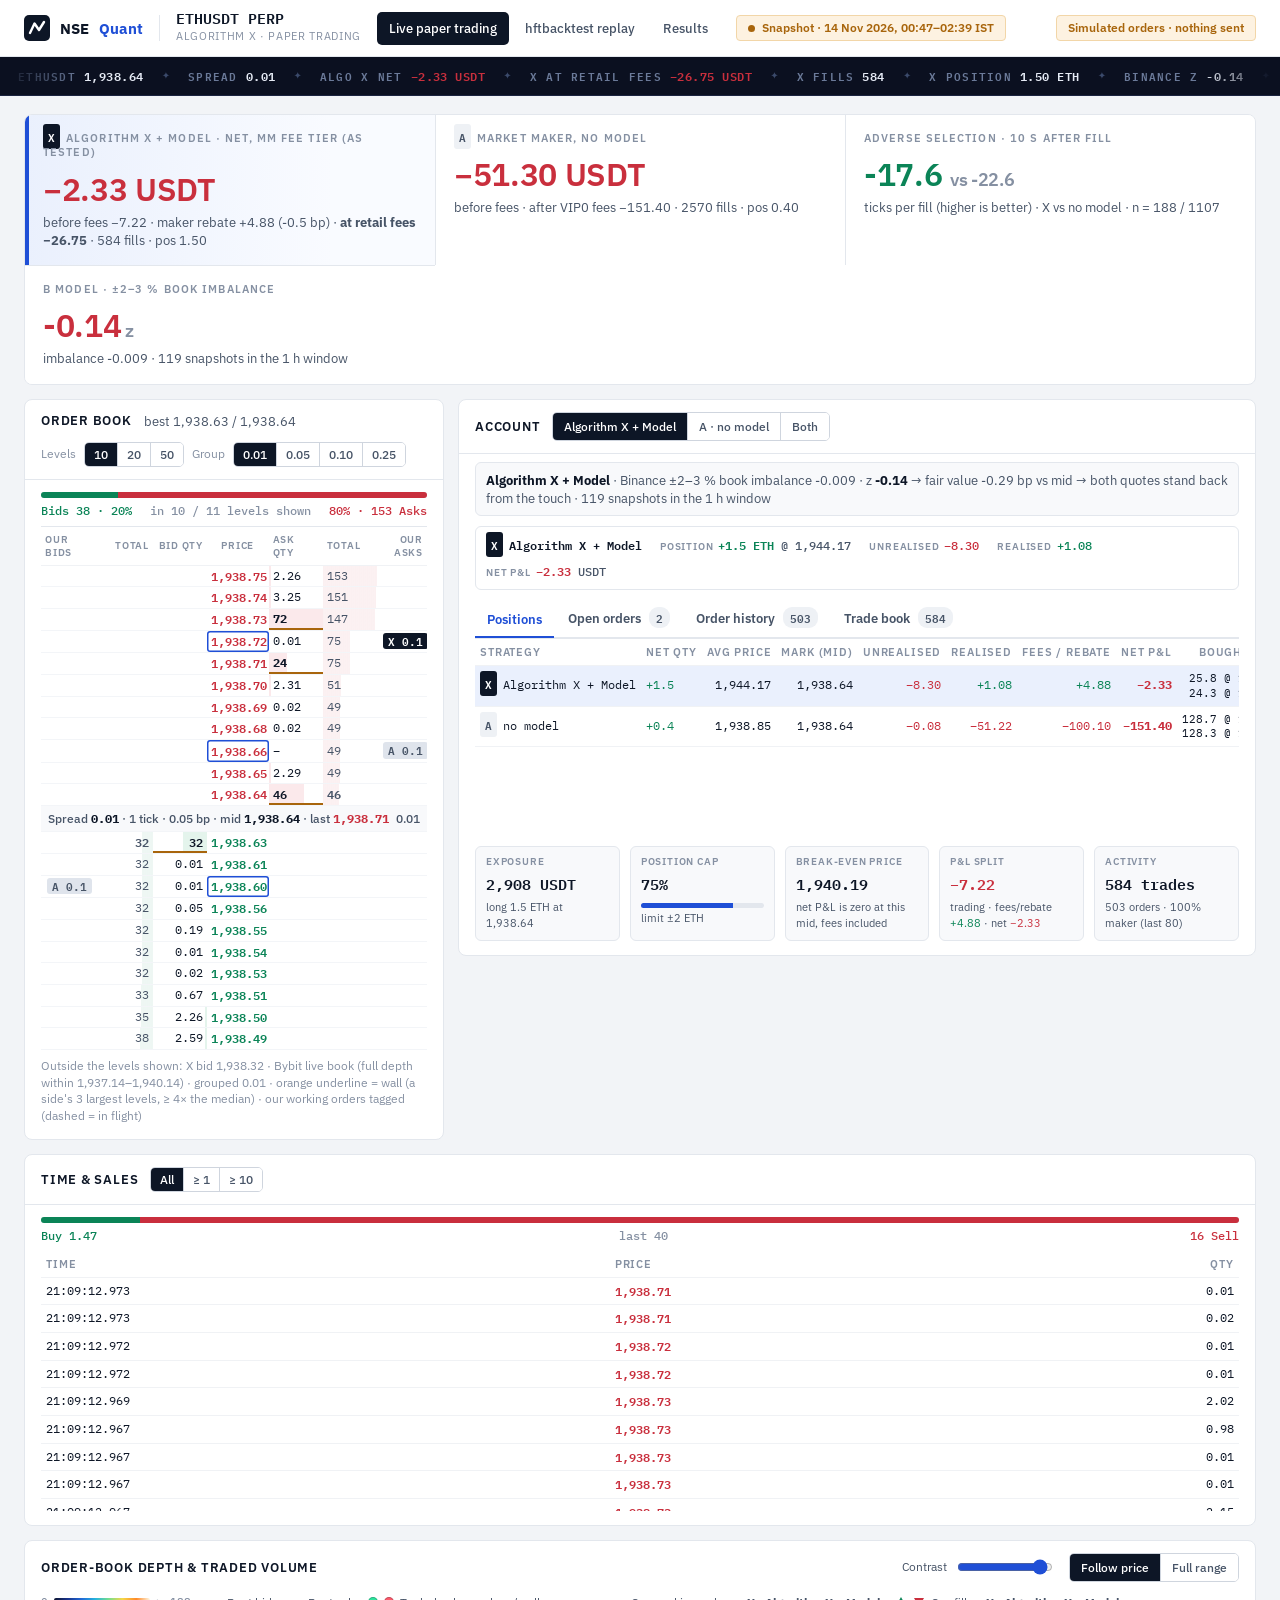
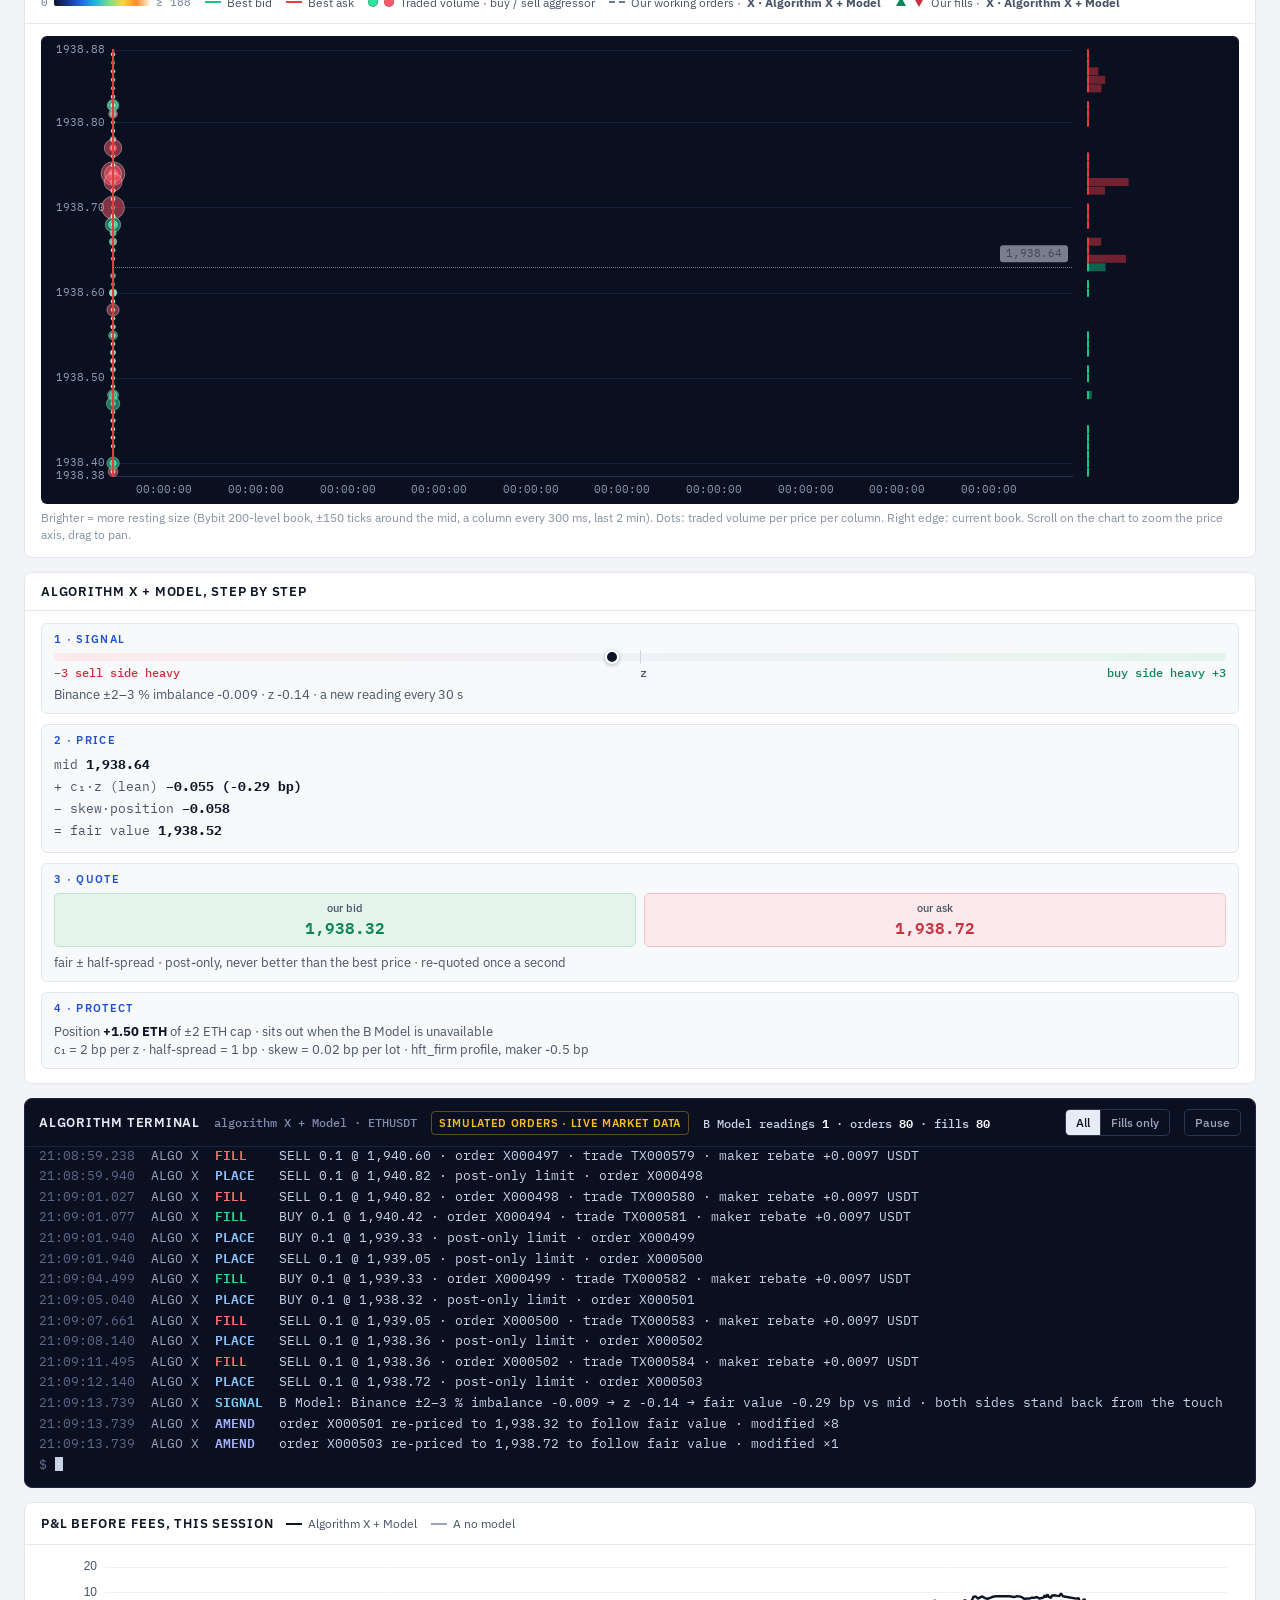
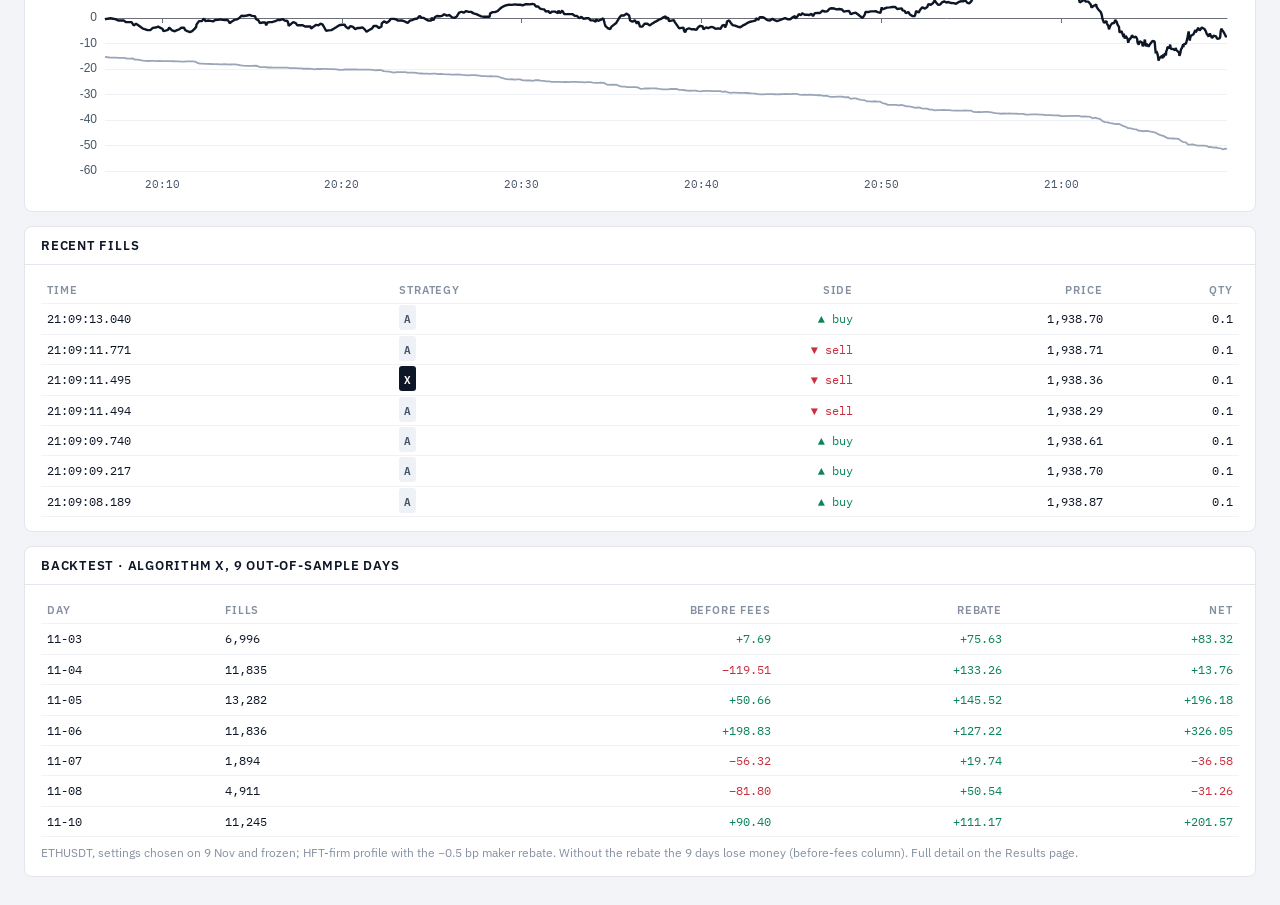
<file: index.html>
<!doctype html>
<html lang="en">
<head>
<meta charset="utf-8">
<meta name="viewport" content="width=device-width, initial-scale=1">
<title>NSEQuant · Paper Trading</title>
<link rel="preconnect" href="https://fonts.googleapis.com">
<link rel="preconnect" href="https://fonts.gstatic.com" crossorigin>
<link href="https://fonts.googleapis.com/css2?family=IBM+Plex+Mono:wght@400;500;600&family=IBM+Plex+Sans:wght@400;500;600;700&family=Instrument+Serif:ital@0;1&display=swap" rel="stylesheet">
<script src="vendor/echarts.min.js"></script>
<script src="vendor/gsap.min.js"></script>
<link rel="stylesheet" href="fx.css">
<script src="fx.js"></script>
<style>
  :root { --bg:#f2f4f7; --panel:#fff; --panel2:#f8f9fb; --line:#e3e7ed; --line2:#cfd5de;
    --ink:#0d1626; --ink2:#475467; --muted:#8590a2; --brand:#1f4fd6; --brand-soft:#eaf0fd;
    --bid:#0b8457; --bid-soft:#e4f4ec; --ask:#c92f3d; --ask-soft:#fbe9eb; --amber:#a8650c; --amber-soft:#fdf2e1;
    --sans:"IBM Plex Sans", system-ui, "Segoe UI", Arial, sans-serif; --mono:"IBM Plex Mono", ui-monospace, Consolas, monospace; color-scheme: light; }
  * { box-sizing: border-box; }
  html, body { margin: 0; background: var(--bg); color: var(--ink2); }
  body { font: 13.5px/1.45 var(--sans); min-height: 100vh; overflow-x: hidden; -webkit-font-smoothing: antialiased; }
  .top { background: var(--panel); border-bottom: 1px solid var(--line); }
  .top-in { max-width: 1760px; margin: 0 auto; min-height: 56px; padding: 8px 24px; display: flex; align-items: center; gap: 16px; flex-wrap: wrap; }
  .brand { display: flex; align-items: center; gap: 10px; font: 700 15px/1 var(--sans); color: var(--ink); }
  .brand svg { width: 26px; height: 26px; } .brand span { color: var(--brand); }
  .vsep { width: 1px; height: 26px; background: var(--line); }
  .instr { display: flex; flex-direction: column; gap: 3px; }
  .instr b { font: 600 15px/1 var(--mono); color: var(--ink); } .instr small { font-size: 11px; color: var(--muted); letter-spacing: .06em; text-transform: uppercase; }
  .grow { flex: 1; }
  .tabs { display: flex; gap: 4px; }
  .tabs a { font: 500 13px var(--sans); color: var(--ink2); text-decoration: none; padding: 8px 12px; border-radius: 5px; }
  .tabs a:hover { background: var(--panel2); color: var(--ink); }
  .tabs a.on { background: var(--ink); color: #fff; }
  .tabs a:focus-visible { outline: 2px solid var(--brand); outline-offset: 2px; }
  .main { max-width: 1760px; margin: 0 auto; padding: 18px 24px 28px; display: flex; flex-direction: column; gap: 14px; }
  .pill { display: inline-flex; align-items: center; gap: 7px; height: 26px; padding: 0 11px; border-radius: 4px; font: 600 12px/1 var(--sans); letter-spacing: .04em; text-transform: uppercase; color: var(--bid); background: var(--bid-soft); border: 1px solid #bfe5d1; }
  .pill.warn { color: var(--amber); background: var(--amber-soft); border-color: #f2d6a8; text-transform: none; letter-spacing: 0; }
  .pill.off { color: var(--ask); background: var(--ask-soft); border-color: #f3c4c9; }
  .dot { width: 7px; height: 7px; border-radius: 50%; background: currentColor; animation: blink 1.4s ease-in-out infinite; }
  @keyframes blink { 50% { opacity: .25; } }
  .card { background: var(--panel); border: 1px solid var(--line); border-radius: 8px; padding: 14px 16px; min-width: 0; }
  .kpis { display: grid; grid-template-columns: 1.5fr repeat(3, 1fr); background: var(--panel); border: 1px solid var(--line); border-radius: 8px; overflow: hidden; }
  .kpis .card { border: 0; border-radius: 0; border-left: 1px solid var(--line); padding: 16px 18px; }
  .kpis .card:first-child { border-left: 0; }
  .card.hero { background: linear-gradient(90deg, var(--brand-soft), #f9fbff 75%); position: relative; }
  .card.hero::before { content: ""; position: absolute; left: 0; top: 0; bottom: 0; width: 4px; background: var(--brand); }
  .label { font: 600 11px/1.3 var(--sans); letter-spacing: .1em; text-transform: uppercase; color: var(--muted); }
  .tag { font: 600 10.5px/1 var(--mono); padding: 3px 5px; border-radius: 3px; margin-right: 6px; letter-spacing: 0; }
  .tA { background: #eef1f5; color: var(--ink2); } .tC { background: var(--brand-soft); color: var(--brand); } .tT { background: #f3ecfb; color: #6b3fb8; }
  .tX { background: var(--ink); color: #fff; }
  .xsig { margin: -2px 0 10px; padding: 8px 10px; border-radius: 6px; background: var(--panel2); border: 1px solid var(--line); font-size: 12.5px; color: var(--ink2); font-variant-numeric: tabular-nums; }
  .xsig b { color: var(--ink); } .xsig.warm { background: var(--amber-soft); border-color: #f2d6a8; }
  .big { font: 600 32px/1.1 var(--sans); color: var(--ink); margin: 12px 0 6px; font-variant-numeric: tabular-nums; letter-spacing: -.01em; }
  .sub { font-size: 12.5px; color: var(--ink2); font-variant-numeric: tabular-nums; }
  .pos { color: var(--bid) !important; } .neg { color: var(--ask) !important; }
  .row2 { display: grid; grid-template-columns: minmax(0, 1fr) 420px; gap: 14px; }
  .row3 { display: grid; grid-template-columns: 1.2fr 1fr 1fr; gap: 14px; }
  .head { display: flex; align-items: center; gap: 12px; flex-wrap: wrap; margin: -14px -16px 12px; padding: 12px 16px; border-bottom: 1px solid var(--line); }
  .head h2 { margin: 0; font: 600 13px/1 var(--sans); color: var(--ink); letter-spacing: .06em; text-transform: uppercase; }
  .legend { display: flex; gap: 14px; font-size: 12px; color: var(--ink2); flex-wrap: wrap; }
  .legend span { display: inline-flex; align-items: center; gap: 6px; }
  .ln { width: 16px; height: 0; border-top: 2px solid; display: inline-block; }
  #price { width: 100%; height: 460px; } #equity { width: 100%; height: 240px; }
  .scale { display: inline-flex; align-items: center; gap: 6px; font: 500 11px var(--mono); color: var(--muted); }
  .scale i { width: 96px; height: 8px; border-radius: 2px;
    background: linear-gradient(90deg, #0d1430, #18348c, #2169d6, #26b2de, #76de8c, #f6d648, #ff8a28, #fff6e1); }
  .well { background: #0b1020; border-radius: 6px; padding: 6px 4px 2px; }
  .tools { display: flex; align-items: center; gap: 14px; margin-left: auto; flex-wrap: wrap; }
  .seg { display: inline-flex; border: 1px solid var(--line2); border-radius: 5px; overflow: hidden; }
  .seg button { border: 0; background: var(--panel); color: var(--ink2); font: 500 12px var(--sans); padding: 6px 11px; cursor: pointer; }
  .seg button + button { border-left: 1px solid var(--line2); }
  .seg button.on { background: var(--ink); color: #fff; }
  .contrast { display: inline-flex; align-items: center; gap: 8px; font-size: 12px; color: var(--ink2); }
  .contrast input { width: 96px; accent-color: var(--brand); }
  .dotkey { display: inline-block; width: 10px; height: 10px; border-radius: 50%; border: 1px solid rgba(13,22,38,.25); }
  .term { background: #0b1020; border: 1px solid #1b2440; border-radius: 8px; overflow: hidden; }
  .term-head { display: flex; align-items: center; gap: 14px; padding: 10px 14px; border-bottom: 1px solid #1b2440; flex-wrap: wrap; }
  .term-head h2 { margin: 0; font: 600 13px/1 var(--sans); color: #e6ebf5; letter-spacing: .06em; text-transform: uppercase; }
  .term-head .cmd { font: 500 12px var(--mono); color: #7f8db0; }
  .term-head .stat { font: 500 12px var(--mono); color: #c9d3e6; }
  .term-head .stat b { color: #fff; font-weight: 600; }
  .term-head .sim { font: 600 11px var(--sans); letter-spacing: .06em; text-transform: uppercase; color: #fbbf24; border: 1px solid rgba(251,191,36,.35); border-radius: 4px; padding: 4px 7px; }
  .tseg { display: inline-flex; border: 1px solid #2a3550; border-radius: 5px; overflow: hidden; margin-left: auto; }
  .tseg button, .tbtn { border: 0; background: transparent; color: #9aa6c0; font: 500 12px var(--sans); padding: 5px 10px; cursor: pointer; }
  .tseg button + button { border-left: 1px solid #2a3550; }
  .tseg button.on { background: #e6ebf5; color: #0b1020; }
  .tbtn { border: 1px solid #2a3550; border-radius: 5px; }
  .tbtn.on { background: #fbbf24; color: #0b1020; border-color: #fbbf24; }
  .tseg button:focus-visible, .tbtn:focus-visible { outline: 2px solid #7dd3fc; outline-offset: -2px; }
  .term-body { height: 340px; overflow: auto; padding: 10px 14px 12px; font: 12.5px/1.65 var(--mono); color: #c9d3e6; }
  .tl { white-space: pre-wrap; word-break: break-word; }
  .tl .t { color: #5d6b8a; } .tl .w { display: inline-block; width: 7ch; color: #9aa6c0; } .tl .k { display: inline-block; width: 7ch; font-weight: 600; }
  .tl.new { animation: tlin .9s ease-out; }
  @keyframes tlin { from { background: rgba(125,211,252,.12); } to { background: transparent; } }
  .k-SIGNAL { color: #7dd3fc; } .k-PLACE { color: #93c5fd; } .k-AMEND { color: #a5b4fc; } .k-CANCEL { color: #fbbf24; }
  .k-LIVE { color: #94a3b8; } .k-buy { color: #34d399; } .k-sell { color: #f87171; } .k-EXIT { color: #c084fc; }
  .k-FLAT { color: #ffffff; } .k-ENTER { color: #fbbf24; }
  .tl.FLAT .m { color: #ffffff; font-weight: 600; }
  .cursor { display: inline-block; width: .6em; height: 1.1em; background: #c9d3e6; vertical-align: -2px; animation: blink 1s steps(1) infinite; }
  .chartfoot { font-size: 11.5px; color: var(--muted); margin-top: 6px; }
  .steps { display: flex; flex-direction: column; gap: 10px; }
  .step { border: 1px solid var(--line); border-radius: 6px; padding: 10px 12px; background: var(--panel2); }
  .step h3 { margin: 0 0 8px; font: 600 11px/1 var(--sans); letter-spacing: .12em; color: var(--brand); }
  .eq { font: 500 13px/1.7 var(--mono); color: var(--ink); }
  .eq span { color: var(--ink2); font-weight: 400; }
  .probs { display: flex; height: 6px; border-radius: 2px; overflow: hidden; gap: 2px; background: var(--line); }
  .probs i { display: block; height: 100%; transition: width .5s; }
  .plab { display: flex; justify-content: space-between; margin-top: 6px; font: 500 11.5px/1 var(--mono); }
  .quote { display: grid; grid-template-columns: 1fr 1fr; gap: 8px; }
  .qbox { border-radius: 5px; padding: 8px 10px; text-align: center; font: 600 16px/1.2 var(--mono); }
  .qbox small { display: block; font: 500 11px/1.2 var(--sans); color: var(--ink2); margin-bottom: 3px; }
  .qbid { background: var(--bid-soft); color: var(--bid); border: 1px solid #bfe5d1; }
  .qask { background: var(--ask-soft); color: var(--ask); border: 1px solid #f3c4c9; }
  .zgauge { position: relative; height: 8px; border-radius: 4px; background: linear-gradient(90deg, var(--ask-soft), #eef1f5 50%, var(--bid-soft)); }
  .zgauge .mid { position: absolute; left: 50%; top: -3px; bottom: -3px; width: 1px; background: var(--line2); }
  .zgauge .dot { position: absolute; top: -3px; width: 14px; height: 14px; margin-left: -7px; border-radius: 50%; background: var(--ink); border: 2px solid #fff; box-shadow: 0 1px 4px rgba(13,22,38,.3); left: 50%; transition: left .5s; }
  .qbox.pulled { background: var(--amber-soft); color: var(--amber); border-color: #f2d6a8; font-size: 13px; }
  table { width: 100%; border-collapse: collapse; font-variant-numeric: tabular-nums; font-size: 12.5px; }
  th, td { padding: 6px 6px; border-bottom: 1px solid #f0f2f5; text-align: right; }
  th:first-child, td:first-child, th:nth-child(2), td:nth-child(2) { text-align: left; }
  th { color: var(--muted); font: 600 10.5px var(--sans); letter-spacing: .08em; text-transform: uppercase; }
  td { color: var(--ink); font-family: var(--mono); font-size: 12px; }
  .scroll { max-height: 240px; overflow: auto; }
  .note { font-size: 11.5px; color: var(--muted); margin-top: 8px; }
  /* trading desk: depth ladder | positions + order/trade book | time & sales */
  .desk { display: grid; grid-template-columns: 420px minmax(0, 1fr) 250px; gap: 14px; align-items: start; }
  /* order book ladder: our bids | total | bid qty | price | ask qty | total | our asks */
  .ladwrap { max-height: 560px; overflow-y: auto; border-top: 1px solid var(--line); }
  .ladder { table-layout: fixed; }
  .ladder th { position: sticky; top: 0; background: var(--panel); z-index: 1; font-size: 9.5px; padding: 6px 4px; }
  .ladder td { padding: 2px 4px; font-size: 11.5px; border-bottom: 1px solid #f3f5f8; white-space: nowrap; overflow: hidden; }
  .ladder th:nth-child(1), .ladder td:nth-child(1) { width: 15%; text-align: left; }
  .ladder th:nth-child(2), .ladder td:nth-child(2), .ladder th:nth-child(3), .ladder td:nth-child(3) { width: 14%; text-align: right; }
  .ladder th:nth-child(4), .ladder td:nth-child(4) { width: 16%; text-align: center; font-weight: 600; }
  .ladder th:nth-child(5), .ladder td:nth-child(5), .ladder th:nth-child(6), .ladder td:nth-child(6) { width: 14%; text-align: left; }
  .ladder th:nth-child(7), .ladder td:nth-child(7) { width: 13%; text-align: right; }
  .ladder .bq { background: linear-gradient(270deg, var(--bid-soft) var(--w), transparent var(--w)); }
  .ladder .aq { background: linear-gradient(90deg, var(--ask-soft) var(--w), transparent var(--w)); }
  .ladder .bc { color: var(--ink2); background: linear-gradient(270deg, rgba(11,132,87,.07) var(--w), transparent var(--w)); }
  .ladder .ac { color: var(--ink2); background: linear-gradient(90deg, rgba(201,47,61,.07) var(--w), transparent var(--w)); }
  .ladder tr.b td:nth-child(4) { color: var(--bid); } .ladder tr.a td:nth-child(4) { color: var(--ask); }
  .ladder tr.touch td { font-weight: 600; }
  .ladder tr.mine td:nth-child(4) { box-shadow: inset 0 0 0 1.5px var(--brand); border-radius: 3px; }
  .ladder td.wall { font-weight: 700; color: var(--ink); box-shadow: inset 0 -2px 0 var(--amber); }
  .ladder td.up { animation: qUp .9s ease-out; } .ladder td.dn { animation: qDn .9s ease-out; }
  @keyframes qUp { from { background-color: rgba(11,132,87,.35); } to { background-color: transparent; } }
  @keyframes qDn { from { background-color: rgba(201,47,61,.35); } to { background-color: transparent; } }
  .ladder tr.spr td { text-align: center !important; background: var(--panel2); color: var(--ink2); font: 500 11.5px var(--sans); padding: 5px 4px; white-space: normal; }
  .ladder tr.spr b { font-family: var(--mono); color: var(--ink); }
  .bookctl { display: flex; gap: 8px; flex-wrap: wrap; width: 100%; align-items: center; font-size: 11.5px; color: var(--muted); }
  .imb { margin: 0 0 8px; }
  .imb .bar { display: flex; height: 6px; border-radius: 3px; overflow: hidden; background: var(--line); }
  .imb .bar i { display: block; height: 100%; transition: width .4s; }
  .imb .lab { display: flex; justify-content: space-between; margin-top: 5px; font: 500 11.5px var(--mono); }
  .otag { display: inline-block; font: 600 10.5px/1 var(--mono); padding: 3px 5px; border-radius: 3px; margin: 0 2px; white-space: nowrap; }
  .otag.C { background: var(--brand); color: #fff; } .otag.X { background: var(--ink); color: #fff; } .otag.A { background: #dfe4ec; color: var(--ink2); }
  .otag.pend { opacity: .55; outline: 1px dashed currentColor; }
  .hscroll { overflow-x: auto; }
  .hscroll.tall { height: 318px; overflow-y: auto; border-top: 1px solid var(--line); }
  .blot { min-width: 640px; }
  .blot th { position: sticky; top: 0; background: var(--panel); z-index: 1; white-space: nowrap; }
  .blot td { white-space: nowrap; font-size: 11.5px; padding: 5px 5px; }
  .blot th { padding-left: 5px; padding-right: 5px; }
  .blot tr.sel td { background: var(--brand-soft); }
  .blot td.two { line-height: 1.35; font-size: 11px; }
  .blot tr.flash td { animation: rowflash 2.4s ease-out; }
  @keyframes rowflash { from { background: #fff1bf; } to { background: transparent; } }
  .st { display: inline-block; font: 600 10px/1 var(--sans); letter-spacing: .06em; padding: 3px 6px; border-radius: 3px; }
  .st.OPEN { background: var(--brand-soft); color: var(--brand); } .st.PENDING { background: var(--amber-soft); color: var(--amber); }
  .st.COMPLETE { background: var(--bid-soft); color: var(--bid); } .st.CANCELLED { background: #eef1f5; color: var(--muted); }
  .st.REJECTED { background: var(--ask-soft); color: var(--ask); }
  .seg button:focus-visible { outline: 2px solid var(--brand); outline-offset: 1px; }
  .seg.sm button { padding: 4px 9px; font-size: 11.5px; }
  /* account card: header, position chip, underline tabs, contextual tools */
  .acct .head { margin-bottom: 10px; }
  .poschip { display: flex; flex-wrap: wrap; gap: 6px 18px; align-items: baseline; padding: 8px 10px; margin-bottom: 10px; border: 1px solid var(--line); border-radius: 6px;
    font: 500 12px var(--mono); color: var(--ink2); font-variant-numeric: tabular-nums; }
  .poschip b { color: var(--ink); font-weight: 600; } .poschip .k { font: 600 10px var(--sans); letter-spacing: .08em; text-transform: uppercase; color: var(--muted); margin-right: 5px; }
  .poschip.flash { animation: rowflash 2.4s ease-out; }
  .atabs { display: flex; align-items: flex-end; gap: 2px; border-bottom: 1px solid var(--line); flex-wrap: wrap; row-gap: 6px; }
  .atabs [role=tab] { border: 0; background: none; font: 600 12.5px var(--sans); color: var(--ink2); padding: 8px 12px 9px; cursor: pointer; border-bottom: 2px solid transparent; margin-bottom: -1px; }
  .atabs [role=tab]:hover { color: var(--ink); }
  .atabs [role=tab].on { color: var(--brand); border-bottom-color: var(--brand); }
  .atabs [role=tab] b { font: 600 10.5px var(--mono); background: #eef1f5; color: var(--ink2); border-radius: 9px; padding: 1px 7px; margin-left: 5px; }
  .atabs [role=tab].on b { background: var(--brand-soft); color: var(--brand); }
  .atabs [role=tab]:focus-visible, .xbtn:focus-visible { outline: 2px solid var(--brand); outline-offset: 1px; }
  .atabs .tools { display: none; gap: 6px; align-items: center; padding-bottom: 6px; flex-wrap: wrap; }
  .atabs .tools.on { display: flex; }
  .xbtn { border: 1px solid var(--line2); background: var(--panel); color: var(--ink2); font: 500 11.5px var(--sans); padding: 4px 10px; border-radius: 5px; cursor: pointer; }
  .xbtn:hover { color: var(--ink); border-color: var(--ink2); }
  .tsum { display: none; flex-wrap: wrap; gap: 4px 18px; padding: 8px 2px; font: 500 11.5px var(--mono); color: var(--ink2); font-variant-numeric: tabular-nums; }
  .tsum.on { display: flex; } .tsum b { color: var(--ink); font-weight: 600; }
  .posdet { display: none; grid-template-columns: repeat(5, minmax(0, 1fr)); gap: 10px; margin-top: 12px; }
  .posdet.on { display: grid; }
  .posdet > div { border: 1px solid var(--line); border-radius: 6px; padding: 8px 10px; background: var(--panel2); min-width: 0; }
  .posdet .l { font: 600 10px var(--sans); letter-spacing: .08em; text-transform: uppercase; color: var(--muted); }
  .posdet .v { font: 600 15px var(--mono); color: var(--ink); margin-top: 4px; font-variant-numeric: tabular-nums; }
  .posdet .s { font-size: 11px; color: var(--ink2); margin-top: 3px; }
  .capbar { height: 5px; border-radius: 3px; background: var(--line); overflow: hidden; margin-top: 6px; }
  .capbar i { display: block; height: 100%; background: var(--brand); }
  .hscroll.tall.short { height: 196px; }
  .tape tr.big td { font-weight: 700; } .tape tr.big td:first-child { box-shadow: inset 3px 0 0 var(--amber); }
  @media (max-width: 1100px) { .posdet { grid-template-columns: repeat(2, minmax(0, 1fr)); } }
  .tapebox { height: 470px; overflow: auto; }
  .tape { min-width: 0; } .tape td:nth-child(2) { font-weight: 600; }
  .empty td { text-align: center !important; color: var(--muted); font-family: var(--sans); padding: 18px; }
  @media (max-width: 1500px) { .desk { grid-template-columns: 420px minmax(0, 1fr); } .desk > .card:last-child { grid-column: 1 / -1; } .tapebox { height: 260px; } #upd { display: none; } }
  @media (max-width: 860px) { .desk { grid-template-columns: 1fr; } }
  @media (max-width: 1350px) { .kpis { grid-template-columns: repeat(3, 1fr); } .kpis .card:nth-child(n+4) { border-top: 1px solid var(--line); } .kpis .card:nth-child(4) { border-left: 0; } .row2, .row3 { grid-template-columns: 1fr; } }
  @media (max-width: 760px) { .main, .top-in { padding-left: 16px; padding-right: 16px; } .kpis { grid-template-columns: 1fr; } .kpis .card { border-left: 0 !important; border-top: 1px solid var(--line); } .kpis .card:first-child { border-top: 0; } .vsep { display: none; } }
  @media (prefers-reduced-motion: reduce) { *, *::before, *::after { animation: none !important; transition: none !important; } }
</style>
</head>
<body>
<header class="top"><div class="top-in">
  <div class="brand"><svg viewBox="0 0 26 26" aria-hidden="true"><rect width="26" height="26" rx="5" fill="#0d1626"/><path d="M6 18 L10.5 8.5 L15 15 L20 7" fill="none" stroke="#fff" stroke-width="2.4" stroke-linecap="round" stroke-linejoin="round"/></svg>NSE<span>Quant</span></div>
  <div class="vsep"></div>
  <div class="instr"><b id="sym">ETHUSDT PERP</b><small>Algorithm X · paper trading</small></div>
  <nav class="tabs" aria-label="Pages"><a class="on" href="./" aria-current="page">Live paper trading</a><a href="hbt/">hftbacktest replay</a><a href="results.html">Results</a></nav>
  <span class="pill" id="live"><span class="dot"></span><span id="liveTxt">Connecting</span></span>
  <span class="sub" id="upd">–</span>
  <span class="grow"></span>
  <span class="pill warn" title="Every order is simulated against the live public Bybit feed; nothing is sent to an exchange">Simulated orders · nothing sent</span>
</div></header>
<div id="mq"></div>
<main class="main">
  <section class="kpis">
    <div class="card hero"><div class="label"><span class="tag tX">X</span>Algorithm X + Model · net, MM fee tier (as tested)</div><div class="big" id="pX">–</div><div class="sub" id="sX">–</div></div>
    <div class="card"><div class="label"><span class="tag tA">A</span>Market maker, no model</div><div class="big" id="pA">–</div><div class="sub" id="sA">–</div></div>
    <div class="card"><div class="label">Adverse selection · 10 s after fill</div><div class="big" id="mk">–</div><div class="sub" id="mkSub">ticks per fill, X vs no model</div></div>
    <div class="card"><div class="label">B Model · ±2–3 % book imbalance</div><div class="big" id="zK">–</div><div class="sub" id="zSub">–</div></div>
  </section>
  <section class="desk" aria-label="Trading desk">
    <div class="card">
      <div class="head"><h2>Order book</h2><span class="sub" id="dSpread">–</span>
        <div class="bookctl">
          <span>Levels</span><div class="seg sm" id="lvSeg" role="group" aria-label="Levels per side"><button class="on" data-l="10">10</button><button data-l="20">20</button><button data-l="50">50</button></div>
          <span>Group</span><div class="seg sm" id="grpSeg" role="group" aria-label="Price grouping"><button class="on" data-g="0.01">0.01</button><button data-g="0.05">0.05</button><button data-g="0.1">0.10</button><button data-g="0.25">0.25</button></div>
        </div></div>
      <div class="imb" id="imb" aria-label="Bid versus ask quantity in the levels shown"></div>
      <div class="ladwrap" id="ladwrap"><table class="ladder" id="ladder" aria-label="Order book with cumulative totals and our working orders"></table></div>
      <div class="note" id="dNote">Bybit live book · our working orders tagged at their price</div>
    </div>
    <div class="card acct">
      <div class="head"><h2>Account</h2>
        <div class="seg" role="group" aria-label="Strategy shown in positions, orders and trades" id="dStrat">
          <button class="on" data-s="X">Algorithm X + Model</button><button data-s="A">A · no model</button><button data-s="all">Both</button>
        </div></div>
      <div class="xsig" id="xsig">–</div>
      <div class="poschip" id="posChip" aria-live="polite"></div>
      <div class="atabs" role="tablist" aria-label="Positions, orders and trades">
        <button role="tab" class="on" data-b="pos" aria-selected="true">Positions</button>
        <button role="tab" data-b="open" aria-selected="false">Open orders <b id="nOpen">0</b></button>
        <button role="tab" data-b="hist" aria-selected="false">Order history <b id="nHist">0</b></button>
        <button role="tab" data-b="trades" aria-selected="false">Trade book <b id="nTr">0</b></button>
        <span class="grow"></span>
        <div class="tools" data-for="hist"><div class="seg sm" role="group" aria-label="Order history filter" id="oFilt"><button class="on" data-o="all">All</button><button data-o="done">Executed</button><button data-o="x">Cancelled / rejected</button></div></div>
        <div class="tools" data-for="trades">
          <div class="seg sm" role="group" aria-label="Trade side" id="tSide"><button class="on" data-v="all">All</button><button data-v="buy">Buys</button><button data-v="sell">Sells</button></div>
          <div class="seg sm" role="group" aria-label="Liquidity" id="tLiq"><button class="on" data-v="all">All</button><button data-v="maker">Maker</button><button data-v="taker">Taker</button></div>
          <button class="xbtn" id="tCsv" title="Download the trades shown as CSV">Export CSV</button>
        </div>
      </div>
      <div class="tsum" id="tsum"></div>
      <div class="hscroll tall"><table class="blot" id="blot"></table></div>
      <div class="posdet" id="posDet"></div>
    </div>
    <div class="card">
      <div class="head"><h2>Time &amp; sales</h2>
        <div class="seg sm" role="group" aria-label="Minimum trade size" id="tsMin"><button class="on" data-m="0">All</button><button data-m="1">≥ 1</button><button data-m="10">≥ 10</button></div></div>
      <div class="imb" id="tsVol"></div>
      <div class="tapebox"><table class="blot tape" id="tape"></table></div>
    </div>
  </section>

  <section class="row2">
    <div class="card">
      <div class="head"><h2>Order-book depth &amp; traded volume</h2>
        <div class="tools">
          <label class="contrast">Contrast <input type="range" id="contrast" min="85" max="100" value="99" aria-label="Heatmap contrast: percentile of resting size that maps to the brightest colour"></label>
          <div class="seg" id="zoomSeg" role="group" aria-label="Price range"><button class="on" data-zoom="follow">Follow price</button><button data-zoom="full">Full range</button></div>
        </div>
        <div class="legend" style="width:100%">
          <span class="scale" title="Resting size at each price, full Bybit book">0<i></i><span id="qmax">–</span></span>
          <span><i class="ln" style="border-color:#16c784"></i>Best bid</span>
          <span><i class="ln" style="border-color:#ea3943"></i>Best ask</span>
          <span><i class="dotkey" style="background:#2ee59d"></i><i class="dotkey" style="background:#ff5a6a"></i>Traded volume · buy / sell aggressor</span>
          <span><i class="ln" style="border-color:#6b7a99;border-top-style:dashed"></i>Our working orders · <b id="qWho">–</b></span>
          <span><svg width="12" height="12"><path d="M6 1 L11 10 L1 10 Z" fill="#0b8457"/></svg><svg width="12" height="12"><path d="M6 11 L11 2 L1 2 Z" fill="#c92f3d"/></svg>Our fills · <b id="fWho">–</b></span>
        </div></div>
      <div class="well"><div id="price" role="img" aria-label="Depth heatmap: resting order-book size by price over time on a dark background, traded volume as dots, best bid and ask lines, our working orders and fills, and the current book on the right"></div></div>
      <div class="chartfoot">Brighter = more resting size (Bybit 200-level book, ±150 ticks around the mid, a column every 300 ms, last 2 min). Dots: traded volume per price per column. Right edge: current book. Scroll on the chart to zoom the price axis, drag to pan. <b id="hov" style="color:var(--ink);font-family:var(--mono);font-weight:500"></b></div>
    </div>
    <div class="card">
      <div class="head"><h2>Algorithm X + Model, step by step</h2></div>
      <div class="steps">
        <div class="step"><h3>1 · SIGNAL</h3>
          <div class="zgauge"><i class="mid"></i><i class="dot" id="zDot"></i></div>
          <div class="plab"><span class="neg">−3 sell side heavy</span><span>z</span><span class="pos">buy side heavy +3</span></div>
          <div class="sub" style="margin-top:6px" id="zNote">Binance ±2–3 % book imbalance, z-scored over 1 h</div></div>
        <div class="step"><h3>2 · PRICE</h3>
          <div class="eq"><span>mid</span> <b id="eMid">–</b><br><span>+ c₁·z (lean)</span> <b id="eAlpha">–</b><br><span>− skew·position</span> <b id="eInv">–</b><br><span>= fair value</span> <b id="eFair">–</b></div></div>
        <div class="step"><h3>3 · QUOTE</h3>
          <div class="quote"><div class="qbox qbid" id="qB"><small>our bid</small>–</div><div class="qbox qask" id="qA"><small>our ask</small>–</div></div>
          <div class="sub" style="margin-top:6px" id="qNote">fair ± half-spread · post-only, never better than the best price · re-quoted once a second</div></div>
        <div class="step"><h3>4 · PROTECT</h3>
          <div class="sub" id="risk">–</div></div>
      </div>
    </div>
  </section>

  <section class="term" aria-label="Algorithm terminal">
    <div class="term-head">
      <h2>Algorithm terminal</h2>
      <span class="cmd">algorithm X + Model · ETHUSDT</span>
      <span class="sim" title="Orders are simulated against the live public Bybit feed; nothing is sent to an exchange">Simulated orders · live market data</span>
      <span class="stat">B Model readings <b id="tMsgs">0</b> · orders <b id="tOrd">0</b> · fills <b id="tFills">0</b></span>
      <div class="tseg" role="group" aria-label="Filter terminal lines">
        <button class="on" data-f="all">All</button><button data-f="fills">Fills only</button>
      </div>
      <button class="tbtn" id="tPause" aria-pressed="false">Pause</button>
    </div>
    <div class="term-body" id="term" role="log" aria-live="off"></div>
  </section>

  <section class="row3">
    <div class="card">
      <div class="head"><h2>P&amp;L before fees, this session</h2>
        <div class="legend"><span><i class="ln" style="border-color:#0d1626"></i>Algorithm X + Model</span><span><i class="ln" style="border-color:#9aa6b8"></i>A no model</span></div></div>
      <div id="equity" role="img" aria-label="Session P&L of algorithm X and the no-model baseline"></div>
    </div>
    <div class="card">
      <div class="head"><h2>Recent fills</h2></div>
      <div class="scroll"><table id="fills"></table></div>
    </div>
    <div class="card">
      <div class="head"><h2>Backtest · algorithm X, 9 out-of-sample days</h2></div>
      <div class="scroll"><table id="bt"></table></div>
      <div class="note">ETHUSDT, settings chosen on 9 Nov and frozen; HFT-firm profile with the −0.5 bp maker rebate. Without the rebate the 9 days lose money (before-fees column). Full detail on the Results page.</div>
    </div>
  </section>
</main>
<script>
const NEON = "#0b8457", DOWN = "#c92f3d", INK = "#0d1626", INK2 = "#475467", BRAND = "#1f4fd6", GRID = "#eef1f5";
const $ = id => document.getElementById(id);
const usd = v => v == null ? "–" : (v >= 0 ? "+" : "−") + Math.abs(v).toFixed(2);
const px = v => v == null ? "–" : Number(v).toLocaleString("en-US", { minimumFractionDigits: 2, maximumFractionDigits: 2 });
const TIP = { backgroundColor: "#fff", borderColor: "#cfd5de", textStyle: { color: INK }, extraCssText: "border-radius:6px; box-shadow:0 6px 24px rgba(13,22,38,.12)" };
const price = echarts.init($("price")), equity = echarts.init($("equity"));
const grad = a => new echarts.graphic.LinearGradient(0, 0, 0, 1, [{ offset: 0, color: `rgba(31,79,214,${a})` }, { offset: 1, color: "rgba(31,79,214,0)" }]);
// Depth heatmap: resting size at every price over time, hot colour scale on a dark well; dots = traded volume.
const HOT = [[13,20,48],[24,52,140],[33,105,214],[38,178,222],[118,222,140],[246,214,72],[255,138,40],[255,246,225]];
const AX = "#8f9bb3", WGRID = "#17203a", BB = "#16c784", BA = "#ea3943";
let QMAX = 1, QLO = 1, TVMAX = 1, TICK = 0.01, PW = 140, zoomMode = "follow", zooming = false, LASTMID = null;
// History accumulates in the page: the server sends only its newest columns each refresh (heat.json once, on open).
let HC = [], TRD = [], HIMG = null;
const HMAX = 400, PXMS = 100, SY = 3;          // keep 2 min; bitmap: 1 px per 100 ms, 3 px per tick
const heatCanvas = document.createElement("canvas");
function mergeHeat(cols, trades) {
  const lastT = HC.length ? HC[HC.length - 1][0] : -1;
  for (const c of cols || []) if (c[0] > lastT) HC.push(c);
  if (HC.length > HMAX) HC.splice(0, HC.length - HMAX);
  const lastTr = TRD.length ? TRD[TRD.length - 1][1] : -1;
  for (const r of trades || []) if (r[1] > lastTr) TRD.push(r);
  const t0 = HC.length ? HC[0][0] : 0;
  let k = 0; while (k < TRD.length && TRD[k][1] <= t0) k++;
  if (k) TRD.splice(0, k);
}
function heatRGB(q) {
  const t = Math.pow(Math.min(1, Math.max(0, Math.log(q / QLO) / Math.log(QMAX / QLO))), 1.8) * (HOT.length - 1);   // log between floor and cap, gamma: only walls glow
  const i = Math.min(HOT.length - 2, Math.floor(t)), f = t - i, a = HOT[i], b = HOT[i + 1];
  return [a[0] + (b[0] - a[0]) * f, a[1] + (b[1] - a[1]) * f, a[2] + (b[2] - a[2]) * f];
}
const pctl = (arr, f) => { const a = arr.slice().sort((x, y) => x - y); return a[Math.floor(f * (a.length - 1))]; };
function buildHeat() {
  if (!HC.length) return null;
  let lo = Infinity, hi = -Infinity;
  const sample = [];
  HC.forEach((c, j) => { lo = Math.min(lo, c[1]); hi = Math.max(hi, c[1] + c[4].length - 1); if (j % 3 === 0) c[4].forEach(v => v > 0 && sample.push(v)); });
  if (sample.length) { QLO = Math.max(1e-9, pctl(sample, 0.3)); QMAX = Math.max(QLO * 1.5, pctl(sample, +$("contrast").value / 100)); $("qmax").textContent = "≥ " + qfmt(QMAX); }
  const t0 = HC[0][0], t1 = HC[HC.length - 1][0] + HEAT_STEP;
  const W = Math.max(1, Math.ceil((t1 - t0) / PXMS)), Hh = (hi - lo + 1) * SY;
  heatCanvas.width = W; heatCanvas.height = Hh;
  const ctx = heatCanvas.getContext("2d"), img = ctx.createImageData(W, Hh), d = img.data;
  HC.forEach((c, j) => {
    const x0 = Math.floor((c[0] - t0) / PXMS), x1 = Math.ceil(((j + 1 < HC.length ? HC[j + 1][0] : t1) - t0) / PXMS);
    const base = c[1], q = c[4];
    for (let k = 0; k < q.length; k++) {
      if (!(q[k] > 0)) continue;
      const [r, g, b] = heatRGB(q[k]), y0 = (hi - base - k) * SY;
      for (let y = y0; y < y0 + SY; y++) for (let x = x0; x < x1; x++) { const i = (y * W + x) * 4; d[i] = r; d[i + 1] = g; d[i + 2] = b; d[i + 3] = 255; }
    }
  });
  ctx.putImageData(img, 0, 0);
  return { t0, t1, lo, hi };
}
const HEAT_STEP = 300;
const qfmt = v => v >= 1000 ? (v / 1000).toFixed(1) + "k" : v >= 10 ? v.toFixed(0) : v.toFixed(2);
const tstr = t => new Date(t).toLocaleTimeString("en-GB", { hour12: false });
function layoutPrice() {
  PW = $("price").clientWidth < 640 ? 84 : 140;
  return { grid: [{ left: 68, right: PW + 22, top: 8, bottom: 26 }, { right: 8, width: PW, top: 8, bottom: 26 }] };
}
price.setOption({
  animation: false, backgroundColor: "#0b1020", ...layoutPrice(),
  tooltip: { ...TIP, trigger: "item", formatter: p => {
    const v = p.value;
    if (p.seriesId === "prof") return `Current book<br>${v[2] > 0 ? "Bid" : "Ask"} ${px(v[1])}: <b>${qfmt(v[0])}</b>`;
    if (p.seriesId === "trades") return `<b>${tstr(v[0])}</b><br>${v[3] > 0 ? "Buy" : "Sell"} aggressor at ${px(v[1])}: <b>${qfmt(v[2])}</b> traded`;
    return `<b>${tstr(v[0])}</b><br>${p.seriesName} at ${px(v[1])}`;
  } },
  dataZoom: [{ type: "inside", yAxisIndex: [0, 1], filterMode: "none", moveOnMouseWheel: false }],
  xAxis: [{ gridIndex: 0, type: "time", axisLabel: { color: AX, fontFamily: "IBM Plex Mono", fontSize: 11, formatter: "{HH}:{mm}:{ss}", hideOverlap: true }, axisLine: { lineStyle: { color: "#2a3550" } }, axisTick: { show: false }, splitLine: { show: false } },
          { gridIndex: 1, type: "value", min: 0, show: false }],
  yAxis: [{ gridIndex: 0, type: "value", axisLabel: { color: AX, fontFamily: "IBM Plex Mono", fontSize: 11, formatter: v => v.toFixed(2) }, splitLine: { lineStyle: { color: WGRID } } },
          { gridIndex: 1, type: "value", show: false }],
  series: [
    { id: "heat", type: "custom", clip: true, silent: true, data: [], z: 1, renderItem: (params, api) => {
      if (!HIMG) return;
      const a = api.coord([HIMG.t0, (HIMG.hi + 0.5) * TICK]), b = api.coord([HIMG.t1, (HIMG.lo - 0.5) * TICK]);
      return { type: "image", style: { image: heatCanvas, x: a[0], y: a[1], width: b[0] - a[0], height: b[1] - a[1] } };
    } },
    { id: "prof", type: "custom", xAxisIndex: 1, yAxisIndex: 1, clip: true, data: [], encode: { x: 0, y: 1 }, z: 5, renderItem: (params, api) => {
      const q = api.value(0), p = api.value(1), side = api.value(2);
      const a = api.coord([0, p]), b = api.coord([q, p]), h = Math.abs(api.size([0, TICK])[1]), hh = Math.max(1.5, Math.min(h - 0.5, 18));
      const kids = [
        { type: "rect", shape: { x: a[0], y: a[1] - hh / 2, width: Math.max(1, b[0] - a[0]), height: hh }, style: { fill: side > 0 ? "rgba(22,199,132,.45)" : "rgba(234,57,67,.45)" } },
        { type: "rect", shape: { x: a[0], y: a[1] - hh / 2, width: 2, height: hh }, style: { fill: side > 0 ? BB : BA } },
      ];
      if (h >= 13) kids.push({ type: "text", x: a[0] + 6, y: a[1], silent: true,
        style: { text: PW > 100 ? `${px(p)}  ${qfmt(q)}` : qfmt(q), fill: "#e6ebf5", font: "500 11px 'IBM Plex Mono', monospace", verticalAlign: "middle", align: "left" } });
      return { type: "group", children: kids };
    } },
    { id: "bbid", name: "Best bid", type: "line", step: "end", showSymbol: false, silent: true, data: [], z: 5, lineStyle: { color: BB, width: 2 } },
    { id: "bask", name: "Best ask", type: "line", step: "end", showSymbol: false, silent: true, data: [], z: 5, lineStyle: { color: BA, width: 2 } },
    { id: "mid", name: "Mid", type: "line", showSymbol: false, silent: true, data: [], z: 3, lineStyle: { opacity: 0 } },
    { id: "trades", name: "Traded", type: "scatter", data: [], z: 4,
      symbolSize: v => Math.min(26, 3 + 21 * Math.sqrt(v[2] / TVMAX)),
      itemStyle: { color: p => p.value[3] > 0 ? "rgba(46,229,157,.62)" : "rgba(255,90,106,.62)", borderColor: "rgba(255,255,255,.75)", borderWidth: 0.6 } },
    { id: "qb", name: "Our bid", type: "line", step: "end", showSymbol: false, silent: true, data: [], z: 4, connectNulls: false, lineStyle: { color: "#ffffff", width: 1, type: "dashed", opacity: .5 } },
    { id: "qa", name: "Our ask", type: "line", step: "end", showSymbol: false, silent: true, data: [], z: 4, connectNulls: false, lineStyle: { color: "#ffffff", width: 1, type: "dashed", opacity: .5 } },
    { id: "buy", name: "We bought", type: "scatter", symbol: "triangle", symbolSize: 13, symbolOffset: [0, 12], data: [], z: 6, itemStyle: { color: BB, borderColor: "#fff", borderWidth: 1.5 } },
    { id: "sell", name: "We sold", type: "scatter", symbol: "triangle", symbolRotate: 180, symbolSize: 13, symbolOffset: [0, -12], data: [], z: 6, itemStyle: { color: BA, borderColor: "#fff", borderWidth: 1.5 } },
  ]
});
equity.setOption({
  animationDurationUpdate: 400, grid: { left: 64, right: 12, top: 10, bottom: 26 },
  tooltip: { ...TIP, trigger: "axis", valueFormatter: v => usd(v) + " USDT" },
  xAxis: { type: "time", axisLabel: { color: INK2, fontFamily: "IBM Plex Mono", fontSize: 11, formatter: "{HH}:{mm}", hideOverlap: true }, splitLine: { show: false } },
  yAxis: { type: "value", scale: true, axisLabel: { color: INK2 }, splitLine: { lineStyle: { color: GRID } } },
  series: [
    { id: "X", name: "Algorithm X + Model", type: "line", showSymbol: false, data: [], lineStyle: { color: INK, width: 2.4 } },
    { id: "A", name: "A no model", type: "line", showSymbol: false, data: [], lineStyle: { color: "#9aa6b8", width: 1.8 } },
  ]
});

function pnl(id, s, bps) {
  const el = $(id); el.textContent = usd(s.gross) + " USDT"; el.className = "big " + (s.gross >= 0 ? "pos" : "neg");
}
let fails = 0;
// The dashboard shows algorithm X and the no-model baseline A only (C and T still run in the engine, not shown here).
const SHOW = ["X", "A"];
function stepsX(S, X, XP) {
  const g = X.signal, mid = (S.last || {}).mid, B = S.desk && S.desk.books && S.desk.books.X;
  const z = g.z, ok = z != null && g.warmup_s_left === 0;
  $("zDot").style.left = `${50 + 50 * Math.max(-1, Math.min(1, (z || 0) / 3))}%`;
  $("zK").innerHTML = z == null ? "–" : `<span class="${z >= 0 ? "pos" : "neg"}">${z >= 0 ? "+" : ""}${z.toFixed(2)}</span><span style="font-size:18px;color:#8590a2"> z</span>`;
  $("zSub").textContent = g.warmup_s_left > 0 ? `warming up · ${Math.ceil(g.warmup_s_left / 60)} min left` : z == null ? `collecting snapshots (${g.snapshots} of 4)` :
    `imbalance ${(g.imbalance >= 0 ? "+" : "") + g.imbalance.toFixed(3)} · ${g.snapshots} snapshots in the 1 h window`;
  $("zNote").textContent = ok ? `Binance ±2–3 % imbalance ${(g.imbalance >= 0 ? "+" : "") + g.imbalance.toFixed(3)} · z ${(z >= 0 ? "+" : "") + z.toFixed(2)} · a new reading every 30 s`
    : "Binance ±2–3 % book imbalance, z-scored over 1 h · not ready yet, X sits out";
  if (mid == null) return;
  const bpU = mid * 1e-4, lean = ok ? XP.c1_bp * z * bpU : 0, inv = -XP.skew_bp * bpU * X.position / XP.unit, fair = mid + lean + inv;
  $("eMid").textContent = px(mid);
  $("eAlpha").textContent = (lean >= 0 ? "+" : "−") + Math.abs(lean).toFixed(3) + (ok ? ` (${(XP.c1_bp * z).toFixed(2)} bp)` : " (no signal)");
  $("eInv").textContent = (inv >= 0 ? "+" : "−") + Math.abs(inv).toFixed(3);
  $("eFair").textContent = px(fair);
  const w = { 1: null, "-1": null };
  if (B) for (const o of B.orders) if (o.status === "OPEN") w[o.side] = o.px;
  const cap = XP.max_pos * XP.unit, why = (s) => !ok ? "none · sitting out" : (s > 0 ? X.position >= cap - 1e-9 : X.position <= -cap + 1e-9) ? "none · position cap" : "none · placing";
  $("qB").className = "qbox qbid" + (w[1] == null ? " pulled" : ""); $("qA").className = "qbox qask" + (w[-1] == null ? " pulled" : "");
  $("qB").innerHTML = `<small>our bid</small>${w[1] == null ? why(1) : px(w[1])}`;
  $("qA").innerHTML = `<small>our ask</small>${w[-1] == null ? why(-1) : px(w[-1])}`;
  $("risk").innerHTML = `Position <b style="color:#0d1626">${X.position >= 0 ? "+" : ""}${X.position.toFixed(2)} ETH</b> of ±${cap} ETH cap · sits out when the B Model is unavailable<br>` +
    `c₁ = ${XP.c1_bp} bp per z · half-spread = ${XP.half_bp} bp · skew = ${XP.skew_bp} bp per lot · ${XP.profile} profile, maker ${XP.maker_bps} bp`;
}
function render(S) {
  fails = 0;
  $("sym").textContent = S.symbol.replace("USDT", "USDT ") + "PERP";
  if (S.snapshot_of) { $("live").className = "pill warn"; $("liveTxt").textContent = "Snapshot · " + (S.snapshot_of || "recorded session"); }
  else { $("live").className = "pill"; $("liveTxt").textContent = "Live · " + S.venue; }
  const up = S.uptime_s, hh = Math.floor(up / 3600), mm = Math.floor(up % 3600 / 60);
  $("upd").textContent = `Updated ${S.updated} · up ${hh}h ${mm}m`;
  $("upd").title = `${S.book_events.toLocaleString()} book events · ${S.trades.toLocaleString()} trades`;
  const st = S.strategies;
  pnl("pA", st.A);
  $("sA").textContent = `before fees · after VIP0 fees ${usd(st.A.net_vip0)} · ${st.A.fills} fills · pos ${st.A.position.toFixed(2)}`;
  const X = st.X, XP = S.x;
  if (X) {
    const el = $("pX"), g = X.signal;
    el.textContent = usd(X.net) + " USDT"; el.className = "big " + (X.net >= 0 ? "pos" : "neg");
    $("sX").innerHTML = `before fees ${usd(X.gross)} · maker rebate ${usd(-X.fees)} (${XP.maker_bps} bp) · <b>at retail fees ${usd(X.net_vip0)}</b> · ${X.fills} fills · pos ${X.position.toFixed(2)}`;
    const xs = $("xsig");
    xs.className = "xsig" + (g.warmup_s_left > 0 || g.z == null ? " warm" : "");
    const mmss = s => `${Math.floor(s / 60)}:${String(s % 60).padStart(2, "0")}`;
    if (g.warmup_s_left > 0) xs.innerHTML = `<b>X is warming up</b> · rebuilding Binance's ±2–3 % order book from its live feed (${g.synced ? "synced" : "connecting"});` +
      ` signal history starts in <b>${mmss(g.warmup_s_left)}</b>, quotes about 2 min later`;
    else if (g.z == null) xs.innerHTML = `<b>X is sitting out</b> · ${g.synced ? `collecting Binance snapshots for the z-score (${g.snapshots} of 4, one every 30 s)` : "Binance feed reconnecting"}; no quotes until the signal is ready`;
    else {
      const lean = XP.c1_bp * g.z, act = lean > XP.half_bp ? "bid at the best bid, ask stands back (expects a rise)" : lean < -XP.half_bp ? "ask at the best ask, bid stands back (expects a fall)" : "both quotes stand back from the touch";
      xs.innerHTML = `<b>Algorithm X + Model</b> · Binance ±2–3 % book imbalance ${g.imbalance == null ? "–" : (g.imbalance >= 0 ? "+" : "") + g.imbalance.toFixed(3)} · z <b>${g.z >= 0 ? "+" : ""}${g.z.toFixed(2)}</b>` +
        ` → fair value ${lean >= 0 ? "+" : ""}${lean.toFixed(2)} bp vs mid → ${act} · ${g.snapshots} snapshots in the 1 h window`;
    }
  }
  const mX = X ? X.markout10s_ticks : null, mA = st.A.markout10s_ticks;
  $("mk").innerHTML = mX == null ? "–" : `<span class="${mX >= (mA ?? -1e9) ? "pos" : "neg"}">${mX.toFixed(1)}</span> <span style="font-size:18px;color:#8590a2">vs ${mA == null ? "–" : mA.toFixed(1)}</span>`;
  $("mkSub").textContent = `ticks per fill (higher is better) · X vs no model · n = ${X ? X.markout_n : 0} / ${st.A.markout_n}`;
  if (X) stepsX(S, X, XP);
  const ser = S.series;
  LASTS = S;
  if (S.tick) TICK = S.tick;
  mergeHeat(S.heat, S.trades_heat);
  HIMG = buildHeat();
  renderDesk(S.desk);
  trackQuotes(S);
  const Lm = S.last || {}, sp = Lm.ask != null && Lm.bid != null ? Lm.ask - Lm.bid : null, zz = X && X.signal.z;
  MQ.set([["ETHUSDT", px(Lm.mid)], ["SPREAD", sp == null ? "–" : sp.toFixed(2)],
    ...(X ? [["ALGO X NET", usd(X.net) + " USDT", X.net >= 0 ? "pos" : "neg"], ["X AT RETAIL FEES", usd(X.net_vip0) + " USDT", X.net_vip0 >= 0 ? "pos" : "neg"]] : []),
    ...(X ? [["X FILLS", X.fills.toLocaleString()], ["X POSITION", X.position.toFixed(2) + " ETH"], ["BINANCE Z", zz == null ? "warming up" : (zz >= 0 ? "+" : "") + zz.toFixed(2)]] : []),
    ["NO-MODEL BASELINE", usd(st.A.gross) + " USDT", st.A.gross >= 0 ? "pos" : "neg"], ["BOOK EVENTS", S.book_events.toLocaleString()], ["TRADES SEEN", S.trades.toLocaleString()],
    ["BACKTEST · X ETH 9 DAYS", "+727.03 USDT", "pos"], ["ORDERS", "SIMULATED"]]);
  FX.ready();
  const prof = [], last = HC[HC.length - 1];
  if (last) last[4].forEach((v, k) => { const tk = last[1] + k; if (v > 0) prof.push([v, tk * TICK, tk <= last[2] ? 1 : -1]); });
  let lo = HIMG ? HIMG.lo * TICK : Infinity, hi = HIMG ? HIMG.hi * TICK : -Infinity;
  const x0 = HC.length ? HC[0][0] : ser.length ? ser[0][0] : null;
  const dots = [];
  TRD.forEach(([t0, t1, tk, b, sv]) => {
    const tc = (t0 + t1) / 2;
    if (b > 0) dots.push([tc, tk * TICK, b, 1]);
    if (sv > 0) dots.push([tc, tk * TICK, sv, -1]);
  });
  TVMAX = dots.length ? Math.max(1e-9, pctl(dots.map(d => d[2]), 0.99)) : 1;
  ser.forEach(r => { lo = Math.min(lo, r[2]); hi = Math.max(hi, r[3]); });
  const yr = Number.isFinite(lo) ? { min: +(lo - TICK).toFixed(6), max: +(hi + TICK).toFixed(6) } : { min: null, max: null };
  LASTMID = ser.length ? ser[ser.length - 1][1] : null;
  price.setOption({ xAxis: [{ min: x0 }, { max: Math.max(1e-9, ...prof.map(r => r[0])) * 1.12 }], yAxis: [yr, yr], series: [
    { id: "heat", data: [[Date.now()]] },
    { id: "prof", data: prof },
    { id: "bbid", data: ser.map(r => [r[0], r[2]]) },
    { id: "bask", data: ser.map(r => [r[0], r[3]]) },
    { id: "trades", data: dots },
    { id: "mid", data: ser.map(r => [r[0], r[1]]), markLine: LASTMID == null ? undefined : { silent: true, symbol: "none",
      lineStyle: { color: "#e6ebf5", type: "dotted", width: 1, opacity: .5 },
      label: { position: "insideEndTop", formatter: () => px(LASTMID), backgroundColor: "#e6ebf5", color: "#0b1020", padding: [3, 6], borderRadius: 3, fontFamily: "IBM Plex Mono", fontSize: 11 },
      data: [{ yAxis: LASTMID }] } },
    ...ourSeries(S),
  ] });
  applyZoom();
  renderTerm(S);
  equity.setOption({ series: SHOW.map(k => ({ id: k, data: S.equity[k] || [] })) });
  const name = { A: '<span class="tag tA">A</span>', X: '<span class="tag tX">X</span>' };
  $("fills").innerHTML = "<tr><th>Time</th><th>Strategy</th><th>Side</th><th>Price</th><th>Qty</th></tr>" +
    S.fills.filter(f => SHOW.includes(f.strategy)).reverse().slice(0, 30).map(f => `<tr><td>${ms(f.t)}</td><td>${name[f.strategy]}</td>` +
      `<td class="${f.side > 0 ? "pos" : "neg"}">${f.side > 0 ? "▲ buy" : "▼ sell"}</td><td>${px(f.price)}</td><td>${f.qty}</td></tr>`).join("");
  if (!$("bt").dataset.done) {
    $("bt").dataset.done = 1;
    fetch("results_data.json", { cache: "no-store" }).then(r => r.ok ? r.json() : null).then(R => {
      if (!R) { $("bt").innerHTML = '<tr class="empty"><td>Backtest data not found</td></tr>'; return; }
      const days = R.days.filter(r => r.market === "ETHUSDT" && r.strategy === "X"), s = R.days_summary.find(r => r.market === "ETHUSDT" && r.strategy === "X");
      const c = v => `<td class="${v >= 0 ? "pos" : "neg"}">${usd(v)}</td>`;
      $("bt").innerHTML = "<tr><th>Day</th><th>Fills</th><th>Before fees</th><th>Rebate</th><th>Net</th></tr>" +
        days.map(r => `<tr><td>${r.day.slice(5)}</td><td>${r.fills.toLocaleString()}</td>${c(r.gross_pnl)}${c(r.rebate)}${c(r.net_pnl)}</tr>`).join("") +
        (s ? `<tr><td><b>Total</b></td><td>${s.positive_days}/${s.days} up</td>${c(s.gross_total)}${c(s.net_total - s.gross_total)}<td class="${s.net_total >= 0 ? "pos" : "neg"}"><b>${usd(s.net_total)}</b></td></tr>` : "");
    }).catch(() => { $("bt").dataset.done = ""; });
  }
}
// ---------------------------------------------------------------- trading desk: depth, positions, order book, trade book, tape
let DS = "X", DB = "pos", DO = "all", LASTDESK = null;
const SEENTR = new Set(), POSN = {};
let DESKFIRST = true;
const SNAME = { X: "X · Algorithm X + Model", C: "C · NSQ-MM", A: "A · no model", T: "T · taker" };
const stag = k => `<span class="tag t${k}">${k}</span>`;
const qty = v => v == null ? "–" : (+v).toFixed(2).replace(/\.?0+$/, "") || "0";
const sgn = v => v == null ? "–" : `<span class="${v >= 0 ? "pos" : "neg"}">${usd(v)}</span>`;
const side = s => `<span class="${s > 0 ? "pos" : "neg"}">${s > 0 ? "BUY" : "SELL"}</span>`;
const ms = t => { const d = new Date(t); return d.toLocaleTimeString("en-GB", { hour12: false }) + "." + String(d.getMilliseconds()).padStart(3, "0"); };
const openSt = o => o.status === "OPEN" || o.status === "PENDING";
// ---------------------------------------------------------------- order book ladder
// Source: the exact top 10 from desk.depth (freshest), deeper levels from the newest heatmap column (full Bybit book
// within +-150 ticks of the mid, refreshed every 300 ms). Grouping buckets bids down and asks up, like an exchange.
let LV = 10, GRP = 0.01, PREVQ = null, CENTER = true, LASTPX = null, LTPDIR = 0;
function bookMaps(dp) {
  const bb = Math.round(dp.bp[0] / TICK), ba = Math.round(dp.ap[0] / TICK), bid = new Map(), ask = new Map(), c = HC[HC.length - 1];
  if (c) c[4].forEach((v, k) => { const tk = c[1] + k; if (v > 0) { if (tk <= bb) bid.set(tk, v); else if (tk >= ba) ask.set(tk, v); } });
  const bLow = Math.round(dp.bp[dp.bp.length - 1] / TICK), aHigh = Math.round(dp.ap[dp.ap.length - 1] / TICK);
  for (const tk of [...bid.keys()]) if (tk >= bLow) bid.delete(tk);     // inside the exact top 10: trust desk.depth only
  for (const tk of [...ask.keys()]) if (tk <= aHigh) ask.delete(tk);
  dp.bp.forEach((p, i) => bid.set(Math.round(p / TICK), dp.bq[i]));
  dp.ap.forEach((p, i) => ask.set(Math.round(p / TICK), dp.aq[i]));
  return { bid, ask, bb, ba, reach: c ? [c[1], c[1] + c[4].length - 1] : null };
}
function renderBook(D, B) {
  const dp = D.depth;
  if (!dp) return;
  const G = Math.max(1, Math.round(GRP / TICK)), bucket = (side, tk) => side > 0 ? Math.floor(tk / G) * G : Math.ceil(tk / G) * G;
  const work = {};                                   // our working limit orders, by side + bucket
  for (const k of SHOW.filter(k => B[k])) for (const o of B[k].orders) if (openSt(o) && o.px != null) {
    const key = (o.side > 0 ? "b" : "a") + bucket(o.side, Math.round(o.px / TICK));
    (work[key] = work[key] || []).push(o);
  }
  const tags = key => (work[key] || []).map(o => `<span class="otag ${o.s}${o.status === "PENDING" ? " pend" : ""}" title="${o.id} · ${o.status} · ${px(o.px)}">${o.s} ${qty(o.qty)}</span>`).join("");
  const M = bookMaps(dp), side = (map, s) => {
    const g = new Map();
    for (const [tk, q] of map) { const b = bucket(s, tk); g.set(b, (g.get(b) || 0) + q); }
    let rows = [...g.entries()].sort((x, y) => s > 0 ? y[0] - x[0] : x[0] - y[0]).slice(0, LV);
    const edge = rows.length ? rows[rows.length - 1][0] : null;
    for (const k of Object.keys(work)) if (k[0] === (s > 0 ? "b" : "a")) {   // our own level with no market size is still a row
      const b = +k.slice(1);
      if (edge != null && (s > 0 ? b >= edge : b <= edge) && !g.has(b)) rows.push([b, 0]);
    }
    rows.sort((x, y) => s > 0 ? y[0] - x[0] : x[0] - y[0]);
    let cum = 0;
    return rows.map(([b, q]) => [b, q, (cum += q)]);
  };
  const bids = side(M.bid, 1), asks = side(M.ask, -1);
  const shown = [...bids, ...asks].map(r => r[1]).filter(q => q > 0).sort((a, b) => a - b);
  // walls: each side's 3 largest levels in view, if they are also at least 4x the median level
  const med = shown.length ? shown[Math.floor(shown.length / 2)] : 0;
  const top3 = rs => rs.map(r => r[1]).sort((a, b) => b - a)[Math.min(2, rs.length - 1)] ?? Infinity;
  const wb = Math.max(4 * med, top3(bids)), wa = Math.max(4 * med, top3(asks));
  const wall = (q, s) => med > 0 && q > 0 && q >= (s > 0 ? wb : wa);
  const mx = Math.max(1e-9, ...shown), cmx = Math.max(1e-9, bids.length ? bids[bids.length - 1][2] : 0, asks.length ? asks[asks.length - 1][2] : 0);
  const w = (q, m) => (100 * q / m).toFixed(1) + "%", cell = q => q > 0 ? qfmt(q) : "–";
  const now = new Map(), fl = (key, q) => { now.set(key, q); const p = PREVQ && PREVQ.get(key); return p == null || Math.abs(p - q) < 1e-9 ? "" : q > p ? " up" : " dn"; };
  const onLadder = new Set(), rows = ["<tr><th>Our bids</th><th>Total</th><th>Bid qty</th><th>Price</th><th>Ask qty</th><th>Total</th><th>Our asks</th></tr>"];
  for (let i = asks.length - 1; i >= 0; i--) {
    const [b, q, c] = asks[i], key = "a" + b; onLadder.add(key);
    rows.push(`<tr class="a${i === 0 ? " touch" : ""}${work[key] ? " mine" : ""}"><td></td><td></td><td></td><td>${px(b * TICK)}</td>` +
      `<td class="aq${wall(q, -1) ? " wall" : ""}${fl(key, q)}" style="--w:${w(q, mx)}">${cell(q)}</td><td class="ac" style="--w:${w(c, cmx)}">${qfmt(c)}</td><td>${tags(key)}</td></tr>`);
  }
  const spr = dp.ap[0] - dp.bp[0], mid = (dp.ap[0] + dp.bp[0]) / 2, tp = (D.tape || []).slice(-1)[0];
  if (tp) { if (LASTPX != null && tp[1] !== LASTPX) LTPDIR = tp[1] > LASTPX ? 1 : -1; LASTPX = tp[1]; }
  rows.push(`<tr class="spr"><td colspan="7">Spread <b>${spr.toFixed(2)}</b> · ${Math.round(spr / TICK)} tick${Math.round(spr / TICK) === 1 ? "" : "s"} · ${(spr / mid * 1e4).toFixed(2)} bp · mid <b>${px(mid)}</b>` +
    (tp ? ` · last <b class="${tp[3] > 0 ? "pos" : "neg"}">${px(tp[1])} ${LTPDIR > 0 ? "▲" : LTPDIR < 0 ? "▼" : ""}</b> ${qfmt(tp[2])}` : "") + `</td></tr>`);
  bids.forEach(([b, q, c], i) => {
    const key = "b" + b; onLadder.add(key);
    rows.push(`<tr class="b${i === 0 ? " touch" : ""}${work[key] ? " mine" : ""}"><td>${tags(key)}</td><td class="bc" style="--w:${w(c, cmx)}">${qfmt(c)}</td>` +
      `<td class="bq${wall(q, 1) ? " wall" : ""}${fl(key, q)}" style="--w:${w(q, mx)}">${cell(q)}</td><td>${px(b * TICK)}</td><td></td><td></td><td></td></tr>`);
  });
  PREVQ = now;
  $("ladder").innerHTML = rows.join("");
  if (CENTER) {                                      // keep the spread in the middle after a settings change
    const wrap = $("ladwrap"), s = $("ladder").querySelector("tr.spr");
    if (s) wrap.scrollTop = s.offsetTop - wrap.clientHeight / 2 + s.offsetHeight / 2;
    CENTER = false;
  }
  const tb = bids.length ? bids[bids.length - 1][2] : 0, ta = asks.length ? asks[asks.length - 1][2] : 0, pb = tb + ta > 0 ? tb / (tb + ta) : 0.5;
  $("imb").innerHTML = `<div class="bar"><i style="width:${(100 * pb).toFixed(1)}%;background:var(--bid)"></i><i style="width:${(100 - 100 * pb).toFixed(1)}%;background:var(--ask)"></i></div>` +
    `<div class="lab"><span class="pos">Bids ${qfmt(tb)} · ${(100 * pb).toFixed(0)}%</span><span style="color:var(--muted)">in ${bids.length} / ${asks.length} levels shown</span><span class="neg">${(100 - 100 * pb).toFixed(0)}% · ${qfmt(ta)} Asks</span></div>`;
  $("dSpread").textContent = `best ${px(dp.bp[0])} / ${px(dp.ap[0])}`;
  const off = Object.keys(work).filter(k => !onLadder.has(k)).flatMap(k => work[k]);
  const reach = M.reach ? `full depth within ${px(M.reach[0] * TICK)}–${px(M.reach[1] * TICK)}` : "top 10 only";
  $("dNote").innerHTML = (off.length ? "Outside the levels shown: " + off.map(o => `${o.s} ${o.side > 0 ? "bid" : "ask"} ${px(o.px)}`).join(" · ") + " · " : "") +
    `Bybit live book (${reach}) · grouped ${GRP.toFixed(2)} · orange underline = wall (a side's 3 largest levels, ≥ 4× the median) · our working orders tagged (dashed = in flight)`;
}
function renderDesk(D) {
  if (!D) return;
  LASTDESK = D;
  const B = D.books, ALL = SHOW.filter(k => B[k]), keys = DS === "all" ? ALL : B[DS] ? [DS] : ["X"];
  renderBook(D, B);
  // ---- position chip: the selected strategy, always visible; flashes when it trades
  const pos = k => B[k].position, flashK = {};
  for (const k of ALL) { flashK[k] = POSN[k] != null && B[k].n_trades > POSN[k]; POSN[k] = B[k].n_trades; }
  const ck = DS === "all" ? null : keys[0];
  if (ck) {
    const p = pos(ck);
    $("posChip").className = "poschip" + (flashK[ck] ? " flash" : "");
    $("posChip").innerHTML = `<span>${stag(ck)}<b>${SNAME[ck].slice(4)}</b></span>` +
      `<span><span class="k">Position</span><b class="${p.qty > 0 ? "pos" : p.qty < 0 ? "neg" : ""}">${p.qty > 0 ? "+" : ""}${qty(p.qty)} ETH</b>${p.avg == null ? "" : ` @ ${px(p.avg)}`}</span>` +
      `<span><span class="k">Unrealised</span>${sgn(p.unrealised)}</span><span><span class="k">Realised</span>${sgn(p.realised)}</span>` +
      `<span><span class="k">Net P&amp;L</span><b>${sgn(p.net)}</b> USDT</span>`;
  } else {
    const n = ALL.reduce((a, k) => a + pos(k).net, 0);
    $("posChip").className = "poschip";
    $("posChip").innerHTML = ALL.map(k => `<span>${stag(k)}<b class="${pos(k).qty > 0 ? "pos" : pos(k).qty < 0 ? "neg" : ""}">${pos(k).qty > 0 ? "+" : ""}${qty(pos(k).qty)}</b></span>`).join("") +
      `<span><span class="k">Net P&amp;L, all</span><b>${sgn(n)}</b> USDT</span>`;
  }
  // ---- tab counts and which tools show
  const orders = keys.flatMap(k => B[k].orders);
  $("nOpen").textContent = orders.filter(openSt).length;
  $("nHist").textContent = keys.reduce((a, k) => a + B[k].n_orders, 0).toLocaleString();
  $("nTr").textContent = keys.reduce((a, k) => a + B[k].n_trades, 0).toLocaleString();
  document.querySelectorAll(".atabs .tools").forEach(el => el.classList.toggle("on", el.dataset.for === DB));
  $("tsum").classList.toggle("on", DB === "trades");
  $("posDet").classList.toggle("on", DB === "pos" && !!ck);
  $("blot").parentElement.classList.toggle("short", DB === "pos" && !!ck);
  let html;
  if (DB === "pos") {
    html = "<tr><th>Strategy</th><th>Net qty</th><th>Avg price</th><th>Mark (mid)</th><th>Unrealised</th><th>Realised</th><th title=\"Negative = fees paid, positive = maker rebate received\">Fees / rebate</th><th>Net P&amp;L</th><th>Bought · sold</th></tr>" +
      ALL.map(k => { const p = pos(k);
        return `<tr class="${k === ck ? "sel" : ""}${flashK[k] ? " flash" : ""}"><td>${stag(k)}${SNAME[k].slice(4)}</td>` +
          `<td class="${p.qty > 0 ? "pos" : p.qty < 0 ? "neg" : ""}">${p.qty > 0 ? "+" : ""}${qty(p.qty)}</td><td>${p.avg == null ? "–" : px(p.avg)}</td><td>${px(p.mark)}</td>` +
          `<td>${sgn(p.unrealised)}</td><td>${sgn(p.realised)}</td><td>${sgn(-p.fees)}</td><td><b>${sgn(p.net)}</b></td>` +
          `<td class="two">${qty(p.buy_qty)} @ ${p.buy_avg == null ? "–" : px(p.buy_avg)}<br>${qty(p.sell_qty)} @ ${p.sell_avg == null ? "–" : px(p.sell_avg)}</td></tr>`; }).join("");
    if (ck) {                                     // details of the selected strategy's position
      const p = pos(ck), S0 = LASTS || {}, unit = S0.unit || 0.1;
      const cap = ck === "X" && S0.x ? S0.x.max_pos * S0.x.unit : ck === "T" ? unit : 5 * unit;   // A and C: MarketMaker qmax 5 lots
      const be = p.qty ? (p.avg - (p.realised - p.fees) / p.qty) : null, used = Math.min(1, Math.abs(p.qty) / cap);
      const bk = B[ck], mk = bk.trades.filter(f => f.maker).length;
      $("posDet").innerHTML =
        `<div><div class="l">Exposure</div><div class="v">${(Math.abs(p.qty) * p.mark).toLocaleString("en-US", { maximumFractionDigits: 0 })} USDT</div><div class="s">${p.qty > 0 ? "long" : p.qty < 0 ? "short" : "flat"} ${qty(Math.abs(p.qty))} ETH at ${px(p.mark)}</div></div>` +
        `<div><div class="l">Position cap</div><div class="v">${(100 * used).toFixed(0)}%</div><div class="capbar"><i style="width:${(100 * used).toFixed(1)}%"></i></div><div class="s">limit ±${qty(cap)} ETH</div></div>` +
        `<div><div class="l">Break-even price</div><div class="v">${be == null ? "–" : px(be)}</div><div class="s">${be == null ? "no open position" : "net P&amp;L is zero at this mid, fees included"}</div></div>` +
        `<div><div class="l">P&amp;L split</div><div class="v">${sgn(p.realised + p.unrealised)}</div><div class="s">trading · fees/rebate ${sgn(-p.fees)} · net ${sgn(p.net)}</div></div>` +
        `<div><div class="l">Activity</div><div class="v">${bk.n_trades.toLocaleString()} trades</div><div class="s">${bk.n_orders.toLocaleString()} orders · ${bk.trades.length ? (100 * mk / bk.trades.length).toFixed(0) : 0}% maker (last ${bk.trades.length})</div></div>`;
    }
  } else if (DB === "open" || DB === "hist") {
    const keep = DB === "open" ? openSt : { all: () => true, done: o => o.status === "COMPLETE", x: o => o.status === "CANCELLED" || o.status === "REJECTED" }[DO];
    const rows = orders.filter(keep).sort((a, b) => b.t - a.t).slice(0, 120);
    html = "<tr><th>Time</th><th>Order ID</th><th>Strategy</th><th>Type</th><th>Side</th><th>Price</th><th>Qty</th><th>Filled</th><th>Avg</th><th>Status</th><th>Detail</th></tr>" +
      (rows.length ? rows.map(o => {
        const info = o.status === "OPEN" ? (o.q >= 1e11 ? "behind the visible book" : `queue ahead ${qty(o.q)}`) + (o.mods ? ` · modified ×${o.mods}` : "")
          : o.status === "PENDING" ? `in flight · ${o.s === "X" ? "10 µs" : "50 ms"} latency` : o.status === "COMPLETE" ? `filled ${ms(o.tu)}` : o.note || (o.status === "CANCELLED" ? `cancelled ${ms(o.tu)}` : "");
        return `<tr><td>${ms(o.t)}</td><td>${o.id}</td><td>${stag(o.s)}</td><td>${o.type}</td><td>${side(o.side)}</td><td>${o.px == null ? "MKT" : px(o.px)}</td>` +
          `<td>${qty(o.qty)}</td><td>${qty(o.filled)}</td><td>${o.avg == null ? "–" : px(o.avg)}</td><td><span class="st ${o.status}">${o.status}</span></td><td style="text-align:left;color:#475467;font-family:var(--sans)">${info}</td></tr>`;
      }).join("") : `<tr class="empty"><td colspan="11">${DB === "open" ? "No working orders right now" : "No orders match"}</td></tr>`);
  } else {
    const rows = tradeRows(B, keys).slice(0, 120);
    TRADES_SHOWN = rows;
    const bu = rows.filter(f => f.side > 0), se = rows.filter(f => f.side < 0), sum = (a, g) => a.reduce((x, f) => x + g(f), 0);
    const bq = sum(bu, f => f.qty), sq = sum(se, f => f.qty), fee = sum(rows, f => -f.fee), edge = sum(rows, f => f.edge);
    $("tsum").innerHTML = rows.length ? `<span><b>${rows.length}</b> trades shown</span>` +
      `<span>bought <b>${qty(bq)}</b> @ ${bq ? px(sum(bu, f => f.px * f.qty) / bq) : "–"}</span><span>sold <b>${qty(sq)}</b> @ ${sq ? px(sum(se, f => f.px * f.qty) / sq) : "–"}</span>` +
      `<span>value <b>${sum(rows, f => f.value).toLocaleString("en-US", { maximumFractionDigits: 0 })}</b> USDT</span><span>fees/rebate ${sgn(fee)}</span>` +
      `<span>maker <b>${(100 * rows.filter(f => f.maker).length / rows.length).toFixed(0)}%</b></span><span title="Each trade marked to the current mid: what it has gained or lost since it was made">vs mid now ${sgn(edge)}</span>` : "";
    html = "<tr><th>Time</th><th>Trade ID</th><th>Order ID</th><th>Strategy</th><th>Side</th><th>Price</th><th>Qty</th><th>Value (USDT)</th><th title=\"Positive = maker rebate received\">Fee / rebate</th><th>Liquidity</th><th>Position after</th><th title=\"Trade marked to the current mid\">vs mid now</th></tr>" +
      (rows.length ? rows.map(f => `<tr class="${!DESKFIRST && !SEENTR.has(f.id) ? "flash" : ""}"><td>${ms(f.t)}</td><td>${f.id}</td><td>${f.oid}</td><td>${stag(f.s)}</td><td>${side(f.side)}</td>` +
        `<td>${px(f.px)}</td><td>${qty(f.qty)}</td><td>${f.value.toFixed(2)}</td><td>${sgn4(-f.fee)}</td><td>${f.maker ? "Maker" : "Taker"}</td>` +
        `<td class="${f.after > 0 ? "pos" : f.after < 0 ? "neg" : ""}">${f.after > 0 ? "+" : ""}${qty(f.after)}</td><td>${sgn4(f.edge)}</td></tr>`).join("")
        : '<tr class="empty"><td colspan="12">No trades match</td></tr>');
  }
  for (const k of ALL) for (const f of B[k].trades) SEENTR.add(f.id);
  DESKFIRST = false;
  $("blot").innerHTML = html;
  // ---- time & sales: size filter, buy vs sell volume, large prints
  const tape = D.tape || [], vb = tape.filter(r => r[3] > 0).reduce((a, r) => a + r[2], 0), vs = tape.filter(r => r[3] < 0).reduce((a, r) => a + r[2], 0), pb = vb + vs > 0 ? vb / (vb + vs) : 0.5;
  $("tsVol").innerHTML = `<div class="bar"><i style="width:${(100 * pb).toFixed(1)}%;background:var(--bid)"></i><i style="width:${(100 - 100 * pb).toFixed(1)}%;background:var(--ask)"></i></div>` +
    `<div class="lab"><span class="pos">Buy ${qfmt(vb)}</span><span style="color:var(--muted)">last ${tape.length}</span><span class="neg">${qfmt(vs)} Sell</span></div>`;
  const shownTape = tape.filter(r => r[2] >= TSMIN).slice().reverse();
  $("tape").innerHTML = "<tr><th>Time</th><th>Price</th><th>Qty</th></tr>" + (shownTape.length ? shownTape.map(([t, p, q, s]) =>
    `<tr class="${q >= 10 ? "big" : ""}"><td>${ms(t)}</td><td class="${s > 0 ? "pos" : "neg"}">${px(p)}</td><td>${qfmt(q)}</td></tr>`).join("")
    : `<tr class="empty"><td colspan="3">No trades ≥ ${TSMIN} in the last ${tape.length}</td></tr>`);
}
// trade book rows with the selected filters, the position after each trade (walked back from the current position)
// and each trade marked to the current mid
let TSIDE = "all", TLIQ = "all", TSMIN = 0, TRADES_SHOWN = [];
const sgn4 = v => v == null ? "–" : `<span class="${v >= 0 ? "pos" : "neg"}">${v >= 0 ? "+" : "−"}${Math.abs(v).toFixed(4)}</span>`;
function tradeRows(B, keys) {
  const out = [];
  for (const k of keys) {
    const b = B[k], mark = b.position.mark;
    let after = b.position.qty;
    for (const f of b.trades.slice().sort((x, y) => y.t - x.t || (y.id > x.id ? 1 : -1))) {
      out.push({ ...f, after: Math.round(after * 1e9) / 1e9, edge: f.side * (mark - f.px) * f.qty });
      after -= f.side * f.qty;
    }
  }
  return out.filter(f => (TSIDE === "all" || (TSIDE === "buy") === (f.side > 0)) && (TLIQ === "all" || (TLIQ === "maker") === f.maker))
    .sort((a, b) => b.t - a.t);
}
function exportTrades() {
  const head = ["time", "trade_id", "order_id", "strategy", "side", "price", "qty", "value_usdt", "fee_usdt", "liquidity", "position_after", "vs_mid_now_usdt"];
  const lines = TRADES_SHOWN.map(f => [new Date(f.t).toISOString(), f.id, f.oid, f.s, f.side > 0 ? "BUY" : "SELL", f.px, f.qty, f.value.toFixed(4), f.fee.toFixed(6),
    f.maker ? "maker" : "taker", f.after, f.edge.toFixed(6)].join(","));
  const a = document.createElement("a");
  a.href = URL.createObjectURL(new Blob([[head.join(","), ...lines].join("\n")], { type: "text/csv" }));
  a.download = `trades_${DS}_${new Date().toISOString().slice(0, 19).replace(/[:T]/g, "-")}.csv`;
  a.click();
  setTimeout(() => URL.revokeObjectURL(a.href), 1000);
}
const segPick = (id, attr, set) => document.querySelectorAll(`#${id} button`).forEach(b => b.onclick = () => {
  document.querySelectorAll(`#${id} button`).forEach(x => x.classList.toggle("on", x === b)); set(b.dataset[attr]); renderDesk(LASTDESK);
});
segPick("dStrat", "s", v => { DS = v; if (LASTS) price.setOption({ series: ourSeries(LASTS) }); });
segPick("oFilt", "o", v => DO = v);
segPick("lvSeg", "l", v => { LV = +v; CENTER = true; PREVQ = null; });
segPick("grpSeg", "g", v => { GRP = +v; CENTER = true; PREVQ = null; });
segPick("tSide", "v", v => TSIDE = v);
segPick("tLiq", "v", v => TLIQ = v);
segPick("tsMin", "m", v => TSMIN = +v);
$("tCsv").onclick = exportTrades;
document.querySelectorAll(".atabs [role=tab]").forEach(b => b.onclick = () => {
  document.querySelectorAll(".atabs [role=tab]").forEach(x => { x.classList.toggle("on", x === b); x.setAttribute("aria-selected", x === b); });
  DB = b.dataset.b; renderDesk(LASTDESK);
});
// The chart's working-order lines and fill markers come from the same order book and trade book the desk shows,
// for the strategy selected there (All: every strategy's fills, X's orders). Working-order history is recorded here,
// one point per refresh, from the orders the order book lists as OPEN.
let LASTS = null;
const QH = { X: [], C: [], A: [] };
function trackQuotes(S) {
  const t = S.last && S.last.ts, B = S.desk && S.desk.books;
  if (!t || !B) return;
  const t0 = HC.length ? HC[0][0] : t - 120000;
  for (const k of Object.keys(QH)) {
    if (!B[k]) continue;
    const w = { 1: null, "-1": null };
    for (const o of B[k].orders) if (o.status === "OPEN") w[o.side] = o.px;
    QH[k].push([t, w[1], w[-1]]);
    while (QH[k].length && QH[k][0][0] < t0) QH[k].shift();
  }
}
function ourSeries(S) {
  const B = S.desk ? S.desk.books : {}, t0 = HC.length ? HC[0][0] : 0;
  const ks = DS === "all" ? SHOW : [DS], q = QH[DS === "all" ? "X" : DS] || [];
  const f = ks.flatMap(k => B[k] ? B[k].trades : []).filter(x => x.t >= t0);
  $("qWho").textContent = DS === "all" ? SNAME.X : SNAME[DS];
  $("fWho").textContent = DS === "all" ? "X and A" : SNAME[DS];
  return [
    { id: "qb", data: q.map(r => [r[0], r[1]]) },
    { id: "qa", data: q.map(r => [r[0], r[2]]) },
    { id: "buy", data: f.filter(x => x.side > 0).map(x => [x.t, x.px]) },
    { id: "sell", data: f.filter(x => x.side < 0).map(x => [x.t, x.px]) },
  ];
}
async function poll() {
  try { const r = await fetch((new URLSearchParams(location.search).get("state") || "state.json") + "?ts=" + Date.now(), { cache: "no-store" }); if (!r.ok) throw 0; const S = await r.json(); render(S); if (S.snapshot_of) return; }
  catch (e) { if (++fails > 3) { $("live").className = "pill off"; $("liveTxt").textContent = "Waiting for feed"; } }
  setTimeout(poll, 700);
}

// ---------------------------------------------------------------- algorithm terminal
// Algorithm X's own lines, rebuilt from its order book and trade book (so the terminal shows its recent history the moment
// the page opens) plus the engine's B Model readings: SIGNAL, PLACE, AMEND, CANCEL, FILL.
let LOG = [], TF = "all", TPAUSE = false, TFIRST = true;
const TKEYS = new Set();
const WHO = { X: "ALGO X", A: "NO MODEL" };
const esc = x => String(x).replace(/[&<>]/g, c => ({ "&": "&amp;", "<": "&lt;", ">": "&gt;" })[c]);
const tclock = t => { const d = new Date(t); return d.toLocaleTimeString("en-GB", { hour12: false }) + "." + String(d.getMilliseconds()).padStart(3, "0"); };
const tkeep = e => TF === "all" || e.k === "FILL";
function tline(e) {
  const kc = e.k === "FILL" ? (/^BUY/.test(e.m) ? "k-buy" : "k-sell") : "k-" + e.k;
  return `<div class="tl ${e.k}${e.isNew ? " new" : ""}"><span class="t">${tclock(e.t)}</span>  <span class="w">${WHO[e.s] || e.s}</span> <span class="k ${kc}">${e.k}</span> <span class="m">${esc(e.m)}</span></div>`;
}
function drawTerm() {
  const el = $("term"), stick = el.scrollHeight - el.scrollTop - el.clientHeight < 40;
  el.innerHTML = LOG.filter(tkeep).slice(-300).map(tline).join("") + '<div class="tl"><span class="t">$</span> <span class="cursor"></span></div>';
  LOG.forEach(x => { x.isNew = false; });
  if (stick) el.scrollTop = el.scrollHeight;
}
function termEvents(S) {
  const out = [];
  const g = S.strategies && S.strategies.X && S.strategies.X.signal, XP = S.x;
  if (g && g.z != null && XP && S.last) {                    // a line for every new B Model reading (one every 30 s)
    const lean = XP.c1_bp * g.z, act = lean > XP.half_bp ? "bid joins the best bid, ask stands back" : lean < -XP.half_bp ? "ask joins the best ask, bid stands back" : "both sides stand back from the touch";
    out.push({ key: `z${g.snapshots}:${g.z.toFixed(4)}`, t: S.last.ts, s: "X", k: "SIGNAL",
      m: `B Model: Binance ±2–3 % imbalance ${(g.imbalance >= 0 ? "+" : "") + g.imbalance.toFixed(3)} → z ${(g.z >= 0 ? "+" : "") + g.z.toFixed(2)} → fair value ${(lean >= 0 ? "+" : "") + lean.toFixed(2)} bp vs mid · ${act}` });
  }
  const b = S.desk && S.desk.books && S.desk.books.X;
  if (b) {
    for (const o of b.orders) {
      const sd = o.side > 0 ? "BUY" : "SELL", p = o.px == null ? "MKT" : px(o.px);
      out.push({ key: o.id + "P", t: o.t, s: "X", k: "PLACE", m: `${sd} ${qty(o.qty)} @ ${p} · post-only limit · order ${o.id}` });
      if (o.status === "OPEN" && o.mods) out.push({ key: o.id + "M" + o.mods, t: o.tu, s: "X", k: "AMEND", m: `order ${o.id} re-priced to ${p} to follow fair value · modified ×${o.mods}` });
      if (o.status === "CANCELLED") out.push({ key: o.id + "C", t: o.tu, s: "X", k: "CANCEL", m: `order ${o.id} ${sd} @ ${p} withdrawn · fair value moved or position cap reached` });
      if (o.status === "REJECTED") out.push({ key: o.id + "R", t: o.tu, s: "X", k: "CANCEL", m: `order ${o.id} rejected · ${o.note}` });
    }
    for (const f of b.trades) out.push({ key: f.id, t: f.t, s: "X", k: "FILL",
      m: `${f.side > 0 ? "BUY" : "SELL"} ${qty(f.qty)} @ ${px(f.px)} · order ${f.oid} · trade ${f.id} · maker rebate +${(-f.fee).toFixed(4)} USDT` });
  }
  return out;
}
function renderTerm(S) {
  const add = termEvents(S).filter(e => !TKEYS.has(e.key));
  if (!add.length) return;
  for (const e of add) { TKEYS.add(e.key); e.isNew = !TFIRST; }
  TFIRST = false;
  LOG.push(...add);
  LOG.sort((a, b) => a.t - b.t);
  if (LOG.length > 1500) LOG.splice(0, LOG.length - 1500);
  const n = k => LOG.filter(e => e.k === k).length;
  $("tMsgs").textContent = n("SIGNAL").toLocaleString(); $("tOrd").textContent = n("PLACE").toLocaleString(); $("tFills").textContent = n("FILL").toLocaleString();
  if (!TPAUSE) drawTerm();
}
document.querySelectorAll(".tseg button").forEach(b => b.onclick = () => {
  document.querySelectorAll(".tseg button").forEach(x => x.classList.toggle("on", x === b));
  TF = b.dataset.f; drawTerm(); $("term").scrollTop = $("term").scrollHeight;
});
$("tPause").onclick = () => {
  TPAUSE = !TPAUSE; $("tPause").classList.toggle("on", TPAUSE); $("tPause").setAttribute("aria-pressed", TPAUSE);
  $("tPause").textContent = TPAUSE ? "Paused · resume" : "Pause"; if (!TPAUSE) drawTerm();
};
function applyZoom() {
  if (LASTMID == null) return;
  zooming = true;
  if (zoomMode === "follow") price.dispatchAction({ type: "dataZoom", dataZoomIndex: 0, startValue: LASTMID - 25 * TICK, endValue: LASTMID + 25 * TICK });
  else if (zoomMode === "full") price.dispatchAction({ type: "dataZoom", dataZoomIndex: 0, start: 0, end: 100 });
  zooming = false;
}
price.getZr().on("mousemove", e => {
  const [t, p] = price.convertFromPixel({ gridIndex: 0 }, [e.offsetX, e.offsetY]);
  let j = HC.length - 1; while (j >= 0 && HC[j][0] > t) j--;
  const c = HC[j], tk = Math.round(p / TICK);
  const q = c && t <= c[0] + 1000 ? c[4][tk - c[1]] : undefined;
  $("hov").textContent = q == null ? "" : `· ${tstr(c[0])} · ${px(tk * TICK)} · ${q > 0 ? qfmt(q) + " resting" : "empty"}`;
});
price.on("datazoom", () => { if (zooming) return; zoomMode = "manual"; document.querySelectorAll("#zoomSeg button").forEach(x => x.classList.remove("on")); });
document.querySelectorAll("#zoomSeg button").forEach(b => b.onclick = () => {
  document.querySelectorAll("#zoomSeg button").forEach(x => x.classList.toggle("on", x === b));
  zoomMode = b.dataset.zoom; applyZoom();
});
window.addEventListener("resize", () => { price.setOption(layoutPrice()); price.resize(); equity.resize(); });
FX.loader({ status: ["Connecting to the live feed", "Rebuilding the order book", "Loading orders and positions"] });
FX.rise(".desk > .card, .kpis, .row2 > .card, .term, .row3 > .card");
FX.tilt(".kpis .card", 6);
FX.cursor(); FX.spotlight(".row2 > .card, .row3 > .card");
const MQ = FX.marquee($("mq"));
(async () => {
  const q = new URLSearchParams(location.search);
  try { const r = await fetch((q.get("heat") || "heat.json") + "?ts=" + Date.now(), { cache: "no-store" }); if (r.ok) { const h = await r.json(); if (h.tick) TICK = h.tick; mergeHeat(h.heat, h.trades_heat); } } catch (e) {}
  poll();
})();
</script>
</body>
</html>
</file>
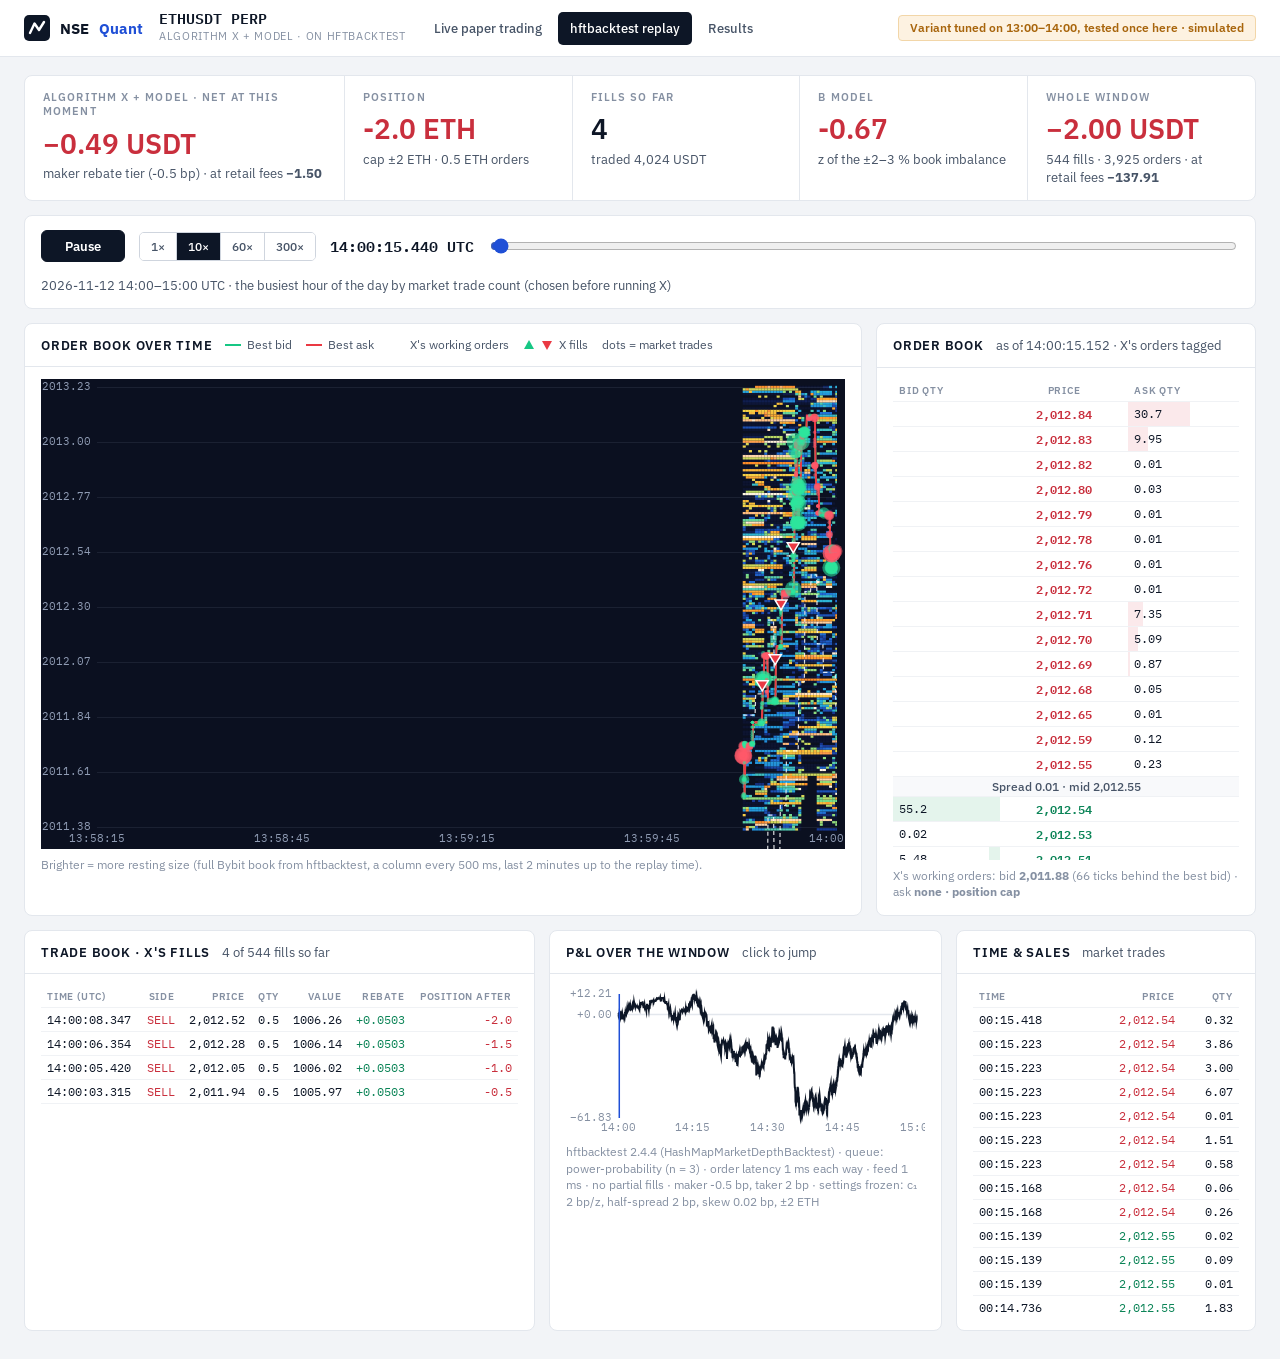
<file: hbt/index.html>
<!doctype html>
<html lang="en">
<head>
<meta charset="utf-8">
<meta name="viewport" content="width=device-width, initial-scale=1">
<title>NSEQuant · hftbacktest Replay</title>
<link rel="preconnect" href="https://fonts.googleapis.com">
<link rel="preconnect" href="https://fonts.gstatic.com" crossorigin>
<link href="https://fonts.googleapis.com/css2?family=IBM+Plex+Mono:wght@400;500;600&family=IBM+Plex+Sans:wght@400;500;600;700&display=swap" rel="stylesheet">
<style>
  :root { --bg:#f2f4f7; --panel:#fff; --panel2:#f8f9fb; --line:#e3e7ed; --line2:#cfd5de; --ink:#0d1626; --ink2:#475467; --muted:#8590a2;
    --brand:#1f4fd6; --brand-soft:#eaf0fd; --bid:#0b8457; --bid-soft:#e4f4ec; --ask:#c92f3d; --ask-soft:#fbe9eb; --amber:#a8650c; --amber-soft:#fdf2e1;
    --sans:"IBM Plex Sans", system-ui, "Segoe UI", Arial, sans-serif; --mono:"IBM Plex Mono", ui-monospace, Consolas, monospace; color-scheme: light; }
  * { box-sizing: border-box; }
  html, body { margin: 0; background: var(--bg); color: var(--ink2); }
  body { font: 13.5px/1.45 var(--sans); -webkit-font-smoothing: antialiased; }
  .top { background: var(--panel); border-bottom: 1px solid var(--line); }
  .top-in { max-width: 1760px; margin: 0 auto; min-height: 56px; padding: 8px 24px; display: flex; align-items: center; gap: 16px; flex-wrap: wrap; }
  .brand { display: flex; align-items: center; gap: 10px; font: 700 15px/1 var(--sans); color: var(--ink); } .brand span { color: var(--brand); }
  .instr b { font: 600 15px/1 var(--mono); color: var(--ink); display: block; } .instr small { font-size: 11px; color: var(--muted); letter-spacing: .06em; text-transform: uppercase; }
  .tabs { display: flex; gap: 4px; } .tabs a { font: 500 13px var(--sans); color: var(--ink2); text-decoration: none; padding: 8px 12px; border-radius: 5px; }
  .tabs a:hover { background: var(--panel2); color: var(--ink); } .tabs a.on { background: var(--ink); color: #fff; }
  .grow { flex: 1; }
  .pill { display: inline-flex; align-items: center; height: 26px; padding: 0 11px; border-radius: 4px; font: 600 12px/1 var(--sans); color: var(--amber); background: var(--amber-soft); border: 1px solid #f2d6a8; }
  .main { max-width: 1760px; margin: 0 auto; padding: 18px 24px 28px; display: flex; flex-direction: column; gap: 14px; }
  .card { background: var(--panel); border: 1px solid var(--line); border-radius: 8px; padding: 14px 16px; min-width: 0; }
  .head { display: flex; align-items: center; gap: 12px; flex-wrap: wrap; margin: -14px -16px 12px; padding: 12px 16px; border-bottom: 1px solid var(--line); }
  .head h2 { margin: 0; font: 600 13px/1 var(--sans); color: var(--ink); letter-spacing: .06em; text-transform: uppercase; }
  .sub { font-size: 12.5px; color: var(--ink2); font-variant-numeric: tabular-nums; }
  .kpis { display: grid; grid-template-columns: 1.4fr repeat(4, 1fr); background: var(--panel); border: 1px solid var(--line); border-radius: 8px; overflow: hidden; }
  .kpis > div { padding: 14px 18px; border-left: 1px solid var(--line); min-width: 0; } .kpis > div:first-child { border-left: 0; }
  .label { font: 600 11px/1.3 var(--sans); letter-spacing: .1em; text-transform: uppercase; color: var(--muted); }
  .big { font: 600 28px/1.1 var(--sans); color: var(--ink); margin: 10px 0 5px; font-variant-numeric: tabular-nums; }
  .pos { color: var(--bid) !important; } .neg { color: var(--ask) !important; }
  .player { display: flex; align-items: center; gap: 14px; flex-wrap: wrap; }
  .btn { border: 1px solid var(--line2); background: var(--panel); color: var(--ink); font: 600 12.5px var(--sans); padding: 7px 14px; border-radius: 6px; cursor: pointer; min-width: 84px; }
  .btn.on { background: var(--ink); color: #fff; border-color: var(--ink); }
  .btn:focus-visible, .seg button:focus-visible, input[type=range]:focus-visible { outline: 2px solid var(--brand); outline-offset: 2px; }
  .seg { display: inline-flex; border: 1px solid var(--line2); border-radius: 5px; overflow: hidden; }
  .seg button { border: 0; background: var(--panel); color: var(--ink2); font: 500 12px var(--sans); padding: 6px 11px; cursor: pointer; }
  .seg button + button { border-left: 1px solid var(--line2); } .seg button.on { background: var(--ink); color: #fff; }
  #scrub { flex: 1; min-width: 220px; accent-color: var(--brand); }
  .clock { font: 600 15px var(--mono); color: var(--ink); min-width: 15ch; }
  .row { display: grid; grid-template-columns: minmax(0, 1fr) 380px; gap: 14px; }
  .row2 { display: grid; grid-template-columns: minmax(0, 1.3fr) minmax(0, 1fr) 300px; gap: 14px; }
  .well { background: #0b1020; border-radius: 6px; position: relative; }
  #heat { width: 100%; height: 470px; display: block; }
  #pnl { width: 100%; height: 150px; display: block; cursor: pointer; }
  .legend { display: flex; gap: 14px; font-size: 12px; color: var(--ink2); flex-wrap: wrap; }
  .legend span { display: inline-flex; align-items: center; gap: 6px; } .ln { width: 16px; height: 0; border-top: 2px solid; display: inline-block; }
  table { width: 100%; border-collapse: collapse; font-variant-numeric: tabular-nums; }
  th, td { padding: 4px 6px; border-bottom: 1px solid #f0f2f5; text-align: right; white-space: nowrap; }
  th { color: var(--muted); font: 600 10px var(--sans); letter-spacing: .08em; text-transform: uppercase; position: sticky; top: 0; background: var(--panel); }
  td { color: var(--ink); font: 400 12px var(--mono); }
  th:first-child, td:first-child { text-align: left; }
  .scroll { max-height: 330px; overflow: auto; }
  .ladder td { padding: 2px 6px; font-size: 11.5px; } .ladder td:nth-child(2) { text-align: center; font-weight: 600; }
  .ladder th:nth-child(2) { text-align: center; } .ladder th:nth-child(3), .ladder td:nth-child(3) { text-align: left; }
  .ladder .bq { background: linear-gradient(270deg, var(--bid-soft) var(--w), transparent var(--w)); }
  .ladder .aq { background: linear-gradient(90deg, var(--ask-soft) var(--w), transparent var(--w)); }
  .ladder tr.b td:nth-child(2) { color: var(--bid); } .ladder tr.a td:nth-child(2) { color: var(--ask); }
  .ladder tr.mine td:nth-child(2) { box-shadow: inset 0 0 0 1.5px var(--ink); border-radius: 3px; }
  .ladder tr.spr td { text-align: center; background: var(--panel2); color: var(--ink2); font: 500 11.5px var(--sans); }
  .otag { display: inline-block; font: 600 10.5px/1 var(--mono); padding: 3px 5px; border-radius: 3px; background: var(--ink); color: #fff; }
  tr.fresh td { animation: fresh 1.6s ease-out; } @keyframes fresh { from { background: #fff1bf; } to { background: transparent; } }
  .note { font-size: 11.5px; color: var(--muted); margin-top: 8px; }
  .stat { display: flex; flex-wrap: wrap; gap: 4px 16px; font: 500 12px var(--mono); color: var(--ink2); margin-bottom: 8px; } .stat b { color: var(--ink); }
  #load { position: fixed; inset: 0; display: grid; place-items: center; background: var(--bg); font: 500 13px var(--mono); color: var(--muted); z-index: 10; }
  @media (max-width: 1250px) { .row, .row2 { grid-template-columns: 1fr; } .kpis { grid-template-columns: repeat(2, 1fr); } .kpis > div { border-top: 1px solid var(--line); } }
  @media (max-width: 720px) { .main, .top-in { padding-left: 16px; padding-right: 16px; } .kpis { grid-template-columns: 1fr; } .kpis > div { border-left: 0; } }
  @media (prefers-reduced-motion: reduce) { tr.fresh td { animation: none; } }
</style>
</head>
<body>
<div id="load">Loading the hftbacktest replay…</div>
<header class="top"><div class="top-in">
  <div class="brand"><svg viewBox="0 0 26 26" width="26" height="26" aria-hidden="true"><rect width="26" height="26" rx="5" fill="#0d1626"/><path d="M6 18 L10.5 8.5 L15 15 L20 7" fill="none" stroke="#fff" stroke-width="2.4" stroke-linecap="round" stroke-linejoin="round"/></svg>NSE<span>Quant</span></div>
  <div class="instr"><b id="sym">ETHUSDT PERP</b><small>Algorithm X + Model · on hftbacktest</small></div>
  <nav class="tabs" aria-label="Pages"><a href="../">Live paper trading</a><a class="on" href="./" aria-current="page">hftbacktest replay</a><a href="../results.html">Results</a></nav>
  <span class="grow"></span>
  <span class="pill" id="pill">Replay · simulated orders on recorded data</span>
</div></header>
<main class="main">
  <section class="kpis" aria-label="Replay summary">
    <div><div class="label">Algorithm X + Model · net at this moment</div><div class="big" id="kNet">–</div><div class="sub" id="kNetSub">–</div></div>
    <div><div class="label">Position</div><div class="big" id="kPos">–</div><div class="sub" id="kPosSub">cap ±2 ETH</div></div>
    <div><div class="label">Fills so far</div><div class="big" id="kFills">–</div><div class="sub" id="kFillsSub">–</div></div>
    <div><div class="label">B Model</div><div class="big" id="kZ">–</div><div class="sub">z of the ±2–3 % book imbalance</div></div>
    <div><div class="label">Whole window</div><div class="big" id="kEnd">–</div><div class="sub" id="kEndSub">–</div></div>
  </section>
  <section class="card" aria-label="Replay controls">
    <div class="player">
      <button class="btn on" id="play" aria-pressed="true">Pause</button>
      <div class="seg" role="group" aria-label="Speed" id="speed"><button data-v="1">1×</button><button class="on" data-v="10">10×</button><button data-v="60">60×</button><button data-v="300">300×</button></div>
      <span class="clock" id="clock">–</span>
      <input type="range" id="scrub" min="0" max="1000" value="0" aria-label="Replay position">
      <span class="sub" id="window">–</span>
    </div>
  </section>
  <section class="row">
    <div class="card">
      <div class="head"><h2>Order book over time</h2>
        <div class="legend"><span><i class="ln" style="border-color:#16c784"></i>Best bid</span><span><i class="ln" style="border-color:#ea3943"></i>Best ask</span>
          <span><i class="ln" style="border-color:#fff;border-top-style:dashed"></i>X's working orders</span>
          <span><svg width="12" height="12"><path d="M6 1 L11 10 L1 10 Z" fill="#16c784"/></svg><svg width="12" height="12"><path d="M6 11 L11 2 L1 2 Z" fill="#ea3943"/></svg>X fills</span>
          <span>dots = market trades</span></div></div>
      <div class="well"><canvas id="heat" role="img" aria-label="Order book heatmap for the last 2 minutes of the replay, with best bid and ask, X's working orders, X's fills and market trades"></canvas></div>
      <div class="note">Brighter = more resting size (full Bybit book from hftbacktest, a column every 500 ms, last 2 minutes up to the replay time).</div>
    </div>
    <div class="card">
      <div class="head"><h2>Order book</h2><span class="sub" id="ladTime">–</span></div>
      <div class="scroll" style="max-height:480px"><table class="ladder" id="ladder"></table></div>
      <div class="note" id="ladNote">–</div>
    </div>
  </section>
  <section class="row2">
    <div class="card">
      <div class="head"><h2>Trade book · X's fills</h2><span class="sub" id="tbSub">–</span></div>
      <div class="scroll"><table id="tbook"></table></div>
    </div>
    <div class="card">
      <div class="head"><h2>P&amp;L over the window</h2><span class="sub">click to jump</span></div>
      <canvas id="pnl" role="img" aria-label="Algorithm X net P&L across the replay window, with a marker at the replay time"></canvas>
      <div class="note" id="models">–</div>
    </div>
    <div class="card">
      <div class="head"><h2>Time &amp; sales</h2><span class="sub">market trades</span></div>
      <div class="scroll"><table id="tape"></table></div>
    </div>
  </section>
</main>
<script>
const $ = id => document.getElementById(id);
const usd = v => v == null ? "–" : (v >= 0 ? "+" : "−") + Math.abs(v).toFixed(2);
const px = v => v == null ? "–" : Number(v).toLocaleString("en-US", { minimumFractionDigits: 2, maximumFractionDigits: 2 });
const qf = v => v >= 1000 ? (v / 1000).toFixed(1) + "k" : v >= 10 ? v.toFixed(1) : v.toFixed(2);
const clock = t => { const d = new Date(t); return d.toISOString().slice(11, 23) + " UTC"; };
const HOT = [[13,20,48],[24,52,140],[33,105,214],[38,178,222],[118,222,140],[246,214,72],[255,138,40],[255,246,225]];
let M, S, HEAT, TR, NH, W, T, T0, T1, PLAY = true, SPEED = 10, FEE_BP, QLO = 1, QHI = 10;
const FILLPOS = [];                                   // position after each of X's fills

function idxLE(arr, t) { let lo = 0, hi = arr.length - 1, r = -1; while (lo <= hi) { const m = (lo + hi) >> 1; if (arr[m] <= t) { r = m; lo = m + 1; } else hi = m - 1; } return r; }
function heatRGB(q) {
  const t = Math.pow(Math.min(1, Math.max(0, Math.log(q / QLO) / Math.log(QHI / QLO))), 1.6) * (HOT.length - 1);
  const i = Math.min(HOT.length - 2, Math.floor(t)), f = t - i, a = HOT[i], b = HOT[i + 1];
  return `rgb(${a[0] + (b[0] - a[0]) * f | 0},${a[1] + (b[1] - a[1]) * f | 0},${a[2] + (b[2] - a[2]) * f | 0})`;
}
function fitCanvas(cv) {
  const dpr = Math.min(2, devicePixelRatio || 1), w = cv.clientWidth, h = cv.clientHeight, ctx = cv.getContext("2d");
  if (cv.width !== Math.round(w * dpr)) { cv.width = Math.round(w * dpr); cv.height = Math.round(h * dpr); }
  ctx.setTransform(dpr, 0, 0, dpr, 0, 0);
  return [ctx, w, h];
}
function drawHeat() {
  const [ctx, w, h] = fitCanvas($("heat")), L = 56, R = 8, Tp = 8, B = 22, pw = w - L - R, ph = h - Tp - B, span = 120000, ta = T - span;
  ctx.fillStyle = "#0b1020"; ctx.fillRect(0, 0, w, h);
  const si = idxLE(S.t, T); if (si < 0) return;
  // price range: everything the best bid/ask visited in the last 2 minutes (at least +-40 ticks, at most the +-150 recorded)
  let plo = Infinity, phi = -Infinity;
  for (let i = Math.max(0, idxLE(S.t, ta)); i <= si; i++) { plo = Math.min(plo, S.bid[i]); phi = Math.max(phi, S.ask[i]); }
  const mid = (plo + phi) / 2, half = Math.min(150, Math.max(40, (phi - plo) / 2 / M.tick + 12)) * M.tick;
  const y = p => Tp + ph * (1 - (p - (mid - half)) / (2 * half)), x = t => L + pw * (t - ta) / span;
  const c0 = Math.max(0, idxLE(M.heat_t, ta)), c1 = idxLE(M.heat_t, T), rowH = Math.max(1, ph / (2 * half / M.tick));
  for (let c = c0; c <= c1; c++) {
    const xa = Math.max(L, x(M.heat_t[c])), xb = x(c + 1 <= c1 ? M.heat_t[c + 1] : T), lo = M.heat_lo[c];
    for (let j = 0; j < W; j++) {
      const q = HEAT[c * W + j]; if (!(q > 0)) continue;
      const p = (lo + j) * M.tick; if (p < mid - half - M.tick || p > mid + half + M.tick) continue;
      ctx.fillStyle = heatRGB(q); ctx.fillRect(xa, y(p) - rowH / 2, Math.max(1, xb - xa), rowH);
    }
  }
  const s0 = Math.max(0, idxLE(S.t, ta)), line = (key, color, dash) => {
    ctx.beginPath(); ctx.setLineDash(dash || []); ctx.strokeStyle = color; ctx.lineWidth = dash ? 1.2 : 2; let on = false;
    for (let i = s0; i <= si; i++) { const v = S[key][i]; if (v == null) { on = false; continue; } const X = x(S.t[i]), Y = y(v); on ? ctx.lineTo(X, Y) : ctx.moveTo(X, Y); on = true; }
    ctx.stroke(); ctx.setLineDash([]);
  };
  line("bid", "#16c784"); line("ask", "#ea3943"); line("our_bid", "rgba(255,255,255,.85)", [4, 3]); line("our_ask", "rgba(255,255,255,.85)", [4, 3]);
  const r0 = idxLE(TR.t, ta - T0) + 1, r1 = idxLE(TR.t, T - T0);    // market trades as dots
  for (let i = Math.max(0, r0); i <= r1; i++) {
    const p = TR.px[i]; if (p < mid - half || p > mid + half) continue;
    ctx.fillStyle = TR.side[i] > 0 ? "rgba(46,229,157,.55)" : "rgba(255,90,106,.55)";
    ctx.beginPath(); ctx.arc(x(T0 + TR.t[i]), y(p), Math.min(9, 1.5 + 2.2 * Math.sqrt(TR.qty[i])), 0, 6.283); ctx.fill();
  }
  for (const f of M.fills) { if (f.t < ta || f.t > T) continue; const X = x(f.t), Y = y(f.px);   // our fills as triangles
    ctx.fillStyle = f.side > 0 ? "#16c784" : "#ea3943"; ctx.strokeStyle = "#fff"; ctx.lineWidth = 1.5; ctx.beginPath();
    if (f.side > 0) { ctx.moveTo(X, Y + 3); ctx.lineTo(X - 6, Y + 13); ctx.lineTo(X + 6, Y + 13); } else { ctx.moveTo(X, Y - 3); ctx.lineTo(X - 6, Y - 13); ctx.lineTo(X + 6, Y - 13); }
    ctx.closePath(); ctx.fill(); ctx.stroke(); }
  ctx.fillStyle = "#8f9bb3"; ctx.font = "11px 'IBM Plex Mono', monospace"; ctx.textAlign = "right"; ctx.textBaseline = "middle";
  for (let k = -4; k <= 4; k++) { const p = mid + k * half / 4; ctx.fillText(p.toFixed(2), L - 6, y(p)); ctx.fillStyle = "rgba(143,155,179,.12)"; ctx.fillRect(L, y(p), pw, 1); ctx.fillStyle = "#8f9bb3"; }
  ctx.textAlign = "center"; ctx.textBaseline = "top";
  for (let k = 0; k <= 4; k++) { const t = ta + k * span / 4; ctx.fillText(new Date(t).toISOString().slice(11, 19), x(t), h - B + 6); }
}
function drawLadder() {
  const c = idxLE(M.heat_t, T), si = idxLE(S.t, T); if (c < 0 || si < 0) return;
  const lo = M.heat_lo[c], bb = Math.round(S.bid[si] / M.tick), ba = Math.round(S.ask[si] / M.tick), ob = S.our_bid[si], oa = S.our_ask[si];
  const bids = [], asks = [];
  for (let j = W - 1; j >= 0; j--) { const t = lo + j, q = HEAT[c * W + j]; if (t <= bb && (q > 0 || (ob != null && Math.round(ob / M.tick) === t)) && bids.length < 15) bids.push([t, q]); }
  for (let j = 0; j < W; j++) { const t = lo + j, q = HEAT[c * W + j]; if (t >= ba && (q > 0 || (oa != null && Math.round(oa / M.tick) === t)) && asks.length < 15) asks.push([t, q]); }
  const mx = Math.max(1e-9, ...bids.map(r => r[1]), ...asks.map(r => r[1])), w = q => (100 * q / mx).toFixed(1) + "%";
  const tag = (o, t) => o != null && Math.round(o / M.tick) === t ? `<span class="otag">X ${M.settings.size}</span> ` : "";
  const rows = ["<tr><th>Bid qty</th><th>Price</th><th>Ask qty</th></tr>"];
  asks.slice().reverse().forEach(([t, q]) => rows.push(`<tr class="a${tag(oa, t) ? " mine" : ""}"><td></td><td>${px(t * M.tick)}</td><td class="aq" style="--w:${w(q)}">${q > 0 ? qf(q) : "–"} ${tag(oa, t)}</td></tr>`));
  rows.push(`<tr class="spr"><td colspan="3">Spread ${(S.ask[si] - S.bid[si]).toFixed(2)} · mid ${px((S.ask[si] + S.bid[si]) / 2)}</td></tr>`);
  bids.forEach(([t, q]) => rows.push(`<tr class="b${tag(ob, t) ? " mine" : ""}"><td class="bq" style="--w:${w(q)}">${tag(ob, t)}${q > 0 ? qf(q) : "–"}</td><td>${px(t * M.tick)}</td><td></td></tr>`));
  $("ladder").innerHTML = rows.join("");
  $("ladTime").textContent = `as of ${clock(M.heat_t[c]).slice(0, 12)} · X's orders tagged`;
  const away = (o, s) => { if (o == null) return ""; const d = s > 0 ? bb - Math.round(o / M.tick) : Math.round(o / M.tick) - ba;
    return d === 0 ? ` (at the best ${s > 0 ? "bid" : "ask"})` : ` (${d} tick${d === 1 ? "" : "s"} behind the best ${s > 0 ? "bid" : "ask"})`; };
  const capped = s => Math.abs(S.pos[si]) >= M.settings.max_pos * M.settings.size - 1e-9 && Math.sign(S.pos[si]) === s ? "none · position cap" : "none";
  $("ladNote").innerHTML = `X's working orders: bid <b>${ob == null ? capped(1) : px(ob)}</b>${away(ob, 1)} · ask <b>${oa == null ? capped(-1) : px(oa)}</b>${away(oa, -1)}`;
}
let LASTFILLS = -1;
function drawBooks() {
  const nf = idxLE(M.fills.map(f => f.t), T) + 1, si = idxLE(S.t, T);
  if (nf !== LASTFILLS) {
    const rows = M.fills.slice(Math.max(0, nf - 60), nf).map((f, k, a) => ({ ...f, after: FILLPOS[nf - a.length + k] })).reverse();
    $("tbook").innerHTML = "<tr><th>Time (UTC)</th><th>Side</th><th>Price</th><th>Qty</th><th>Value</th><th>Rebate</th><th>Position after</th></tr>" +
      (rows.length ? rows.map((f, k) => `<tr class="${k === 0 && nf > LASTFILLS && LASTFILLS >= 0 ? "fresh" : ""}"><td>${clock(f.t).slice(0, 12)}</td><td class="${f.side > 0 ? "pos" : "neg"}">${f.side > 0 ? "BUY" : "SELL"}</td>` +
        `<td>${px(f.px)}</td><td>${f.qty}</td><td>${(f.px * f.qty).toFixed(2)}</td><td class="pos">+${(-f.px * f.qty * FEE_BP * 1e-4).toFixed(4)}</td><td class="${f.after > 0 ? "pos" : f.after < 0 ? "neg" : ""}">${f.after > 0 ? "+" : ""}${f.after.toFixed(1)}</td></tr>`).join("")
        : '<tr><td colspan="7" style="text-align:center;color:var(--muted)">No fills yet</td></tr>');
    $("tbSub").textContent = `${nf.toLocaleString()} of ${M.fills.length.toLocaleString()} fills so far`;
    LASTFILLS = nf;
  }
  const r1 = idxLE(TR.t, T - T0), r0 = Math.max(0, r1 - 39), tape = [];
  for (let i = r1; i >= r0; i--) tape.push(`<tr><td>${clock(T0 + TR.t[i]).slice(3, 12)}</td><td class="${TR.side[i] > 0 ? "pos" : "neg"}">${px(TR.px[i])}</td><td>${qf(TR.qty[i])}</td></tr>`);
  $("tape").innerHTML = "<tr><th>Time</th><th>Price</th><th>Qty</th></tr>" + tape.join("");
  if (si >= 0) {
    const eq = S.equity[si], z = S.z[si];
    $("kNet").textContent = usd(eq) + " USDT"; $("kNet").className = "big " + (eq >= 0 ? "pos" : "neg");
    $("kNetSub").innerHTML = `maker rebate tier (${FEE_BP} bp) · at retail fees <b>${usd(eq + S.value[si] * (FEE_BP - 2) * 1e-4)}</b>`;
    $("kPos").textContent = (S.pos[si] > 0 ? "+" : "") + S.pos[si].toFixed(1) + " ETH"; $("kPos").className = "big " + (S.pos[si] > 0 ? "pos" : S.pos[si] < 0 ? "neg" : "");
    $("kFills").textContent = nf.toLocaleString(); $("kFillsSub").textContent = `traded ${Math.round(S.value[si]).toLocaleString()} USDT`;
    $("kZ").textContent = z == null ? "–" : (z >= 0 ? "+" : "") + z.toFixed(2); $("kZ").className = "big " + (z == null ? "" : z >= 0 ? "pos" : "neg");
  }
}
function drawPnl() {
  const [ctx, w, h] = fitCanvas($("pnl")), L = 52, R = 8, Tp = 8, B = 18, pw = w - L - R, ph = h - Tp - B;
  const eq = S.equity, lo = Math.min(0, ...eq.filter(Number.isFinite)), hi = Math.max(0, ...eq.filter(Number.isFinite)), y = v => Tp + ph * (1 - (v - lo) / (hi - lo || 1)), x = t => L + pw * (t - T0) / (T1 - T0);
  ctx.clearRect(0, 0, w, h);
  ctx.strokeStyle = "#e3e7ed"; ctx.beginPath(); ctx.moveTo(L, y(0)); ctx.lineTo(w - R, y(0)); ctx.stroke();
  ctx.fillStyle = "#8590a2"; ctx.font = "11px 'IBM Plex Mono', monospace"; ctx.textAlign = "right"; ctx.textBaseline = "middle";
  [hi, 0, lo].forEach(v => ctx.fillText(usd(v), L - 6, y(v)));
  ctx.strokeStyle = "#0d1626"; ctx.lineWidth = 2; ctx.beginPath();
  for (let i = 0; i < eq.length; i += 10) { const X = x(S.t[i]), Y = y(eq[i]); i ? ctx.lineTo(X, Y) : ctx.moveTo(X, Y); }
  ctx.stroke();
  ctx.strokeStyle = "#1f4fd6"; ctx.lineWidth = 1.5; ctx.beginPath(); ctx.moveTo(x(T), Tp); ctx.lineTo(x(T), h - B); ctx.stroke();
  ctx.textAlign = "center"; ctx.textBaseline = "top"; ctx.fillStyle = "#8590a2";
  for (let k = 0; k <= 4; k++) { const t = T0 + k * (T1 - T0) / 4; ctx.fillText(new Date(t).toISOString().slice(11, 16), x(t), h - B + 4); }
}
function draw() {
  $("clock").textContent = clock(T);
  $("scrub").value = Math.round(1000 * (T - T0) / (T1 - T0));
  drawHeat(); drawLadder(); drawBooks(); drawPnl();
}
let last = performance.now();
setInterval(() => {                                  // a timer, so it also runs when the tab is in the background
  const now = performance.now(), dt = now - last; last = now;
  if (!PLAY || !M) return;
  T = Math.min(T1, T + dt * SPEED);
  if (T >= T1) { PLAY = false; $("play").textContent = "Replay"; $("play").classList.remove("on"); }
  draw();
}, 100);
$("play").onclick = () => {
  if (T >= T1) T = T0;
  PLAY = !PLAY; $("play").textContent = PLAY ? "Pause" : "Play"; $("play").classList.toggle("on", PLAY); $("play").setAttribute("aria-pressed", PLAY); draw();
};
document.querySelectorAll("#speed button").forEach(b => b.onclick = () => {
  document.querySelectorAll("#speed button").forEach(x => x.classList.toggle("on", x === b)); SPEED = +b.dataset.v;
});
$("scrub").oninput = e => { T = T0 + (T1 - T0) * e.target.value / 1000; LASTFILLS = -1; draw(); };
$("pnl").onclick = e => { const r = $("pnl").getBoundingClientRect(), L = 52; T = Math.max(T0, Math.min(T1, T0 + (T1 - T0) * (e.clientX - r.left - L) / (r.width - L - 8))); LASTFILLS = -1; draw(); };
window.addEventListener("resize", () => M && draw());
(async () => {
  try {
    const [m, hb, tb] = await Promise.all([fetch("x_replay.json").then(r => r.json()), fetch("heat.bin").then(r => r.arrayBuffer()), fetch("trades.bin").then(r => r.arrayBuffer())]);
    M = m; S = m.series; HEAT = new Float32Array(hb); W = 2 * m.heat_w + 1; NH = HEAT.length / W;
    const t = new Float64Array(tb), n = t.length / 4;
    TR = { t: new Float64Array(n), px: new Float64Array(n), qty: new Float64Array(n), side: new Float64Array(n) };
    for (let i = 0; i < n; i++) { TR.t[i] = t[4 * i]; TR.px[i] = t[4 * i + 1]; TR.qty[i] = t[4 * i + 2]; TR.side[i] = t[4 * i + 3]; }
    T0 = m.t0_ms; T1 = m.t1_ms; T = T0; FEE_BP = m.models.maker_bp;
    let p = 0; for (const f of m.fills) { p = Math.round((p + f.side * f.qty) * 1e9) / 1e9; FILLPOS.push(p); }
    const sample = []; for (let i = 0; i < HEAT.length; i += 37) if (HEAT[i] > 0) sample.push(HEAT[i]);
    sample.sort((a, b) => a - b); QLO = Math.max(1e-6, sample[Math.floor(sample.length * 0.3)] || 1); QHI = Math.max(QLO * 1.5, sample[Math.floor(sample.length * 0.99)] || 10);
    const s = m.summary, md = m.models;
    $("sym").textContent = m.symbol.replace("USDT", "USDT ") + "PERP";
    $("window").textContent = `${m.day} ${m.window_utc[0]}–${m.window_utc[1]} UTC · ${m.window_choice}`;
    $("kEnd").textContent = usd(s.net) + " USDT"; $("kEnd").className = "big " + (s.net >= 0 ? "pos" : "neg");
    $("kEndSub").innerHTML = `${s.fills.toLocaleString()} fills · ${s.orders_sent.toLocaleString()} orders · at retail fees <b>${usd(s.net_retail)}</b>`;
    if (m.variant === "chosen" || m.variant === "chosen2") { $("pill").textContent = `Variant tuned on 13:00–14:00${m.settings.z_min ? ", trades only when |z| ≥ " + m.settings.z_min : ""}, tested once here · simulated`; $("kPosSub").textContent = `cap ±${m.settings.max_pos * m.settings.size} ETH · ${m.settings.size} ETH orders`; }
    if (m.variant === "scalp") { $("pill").textContent = "Scalp variant · not the tested X · simulated"; $("kPosSub").textContent = `cap ±${m.settings.max_pos * m.settings.size} ETH · ${m.settings.size} ETH orders`; }
    $("models").textContent = `${m.variant === "scalp" ? "SCALP VARIANT, re-quoted every " + m.quote_ms + " ms · " : ""}${m.engine} · queue: ${md.queue} · order latency ${md.latency_ms} ms each way · feed ${md.feed_latency_ms} ms · ${md.exchange} · ` +
      `maker ${md.maker_bp} bp, taker ${md.taker_bp} bp · settings frozen: c₁ ${m.settings.c1_bp} bp/z, half-spread ${m.settings.half_bp} bp, skew ${m.settings.skew_bp} bp, ±${m.settings.max_pos * m.settings.size} ETH`;
    $("load").remove();
    draw();
  } catch (e) {
    $("load").textContent = "Replay data not found: run hbt/run_x.py first (" + e.message + ")";
  }
})();
</script>
</body>
</html>
</file>
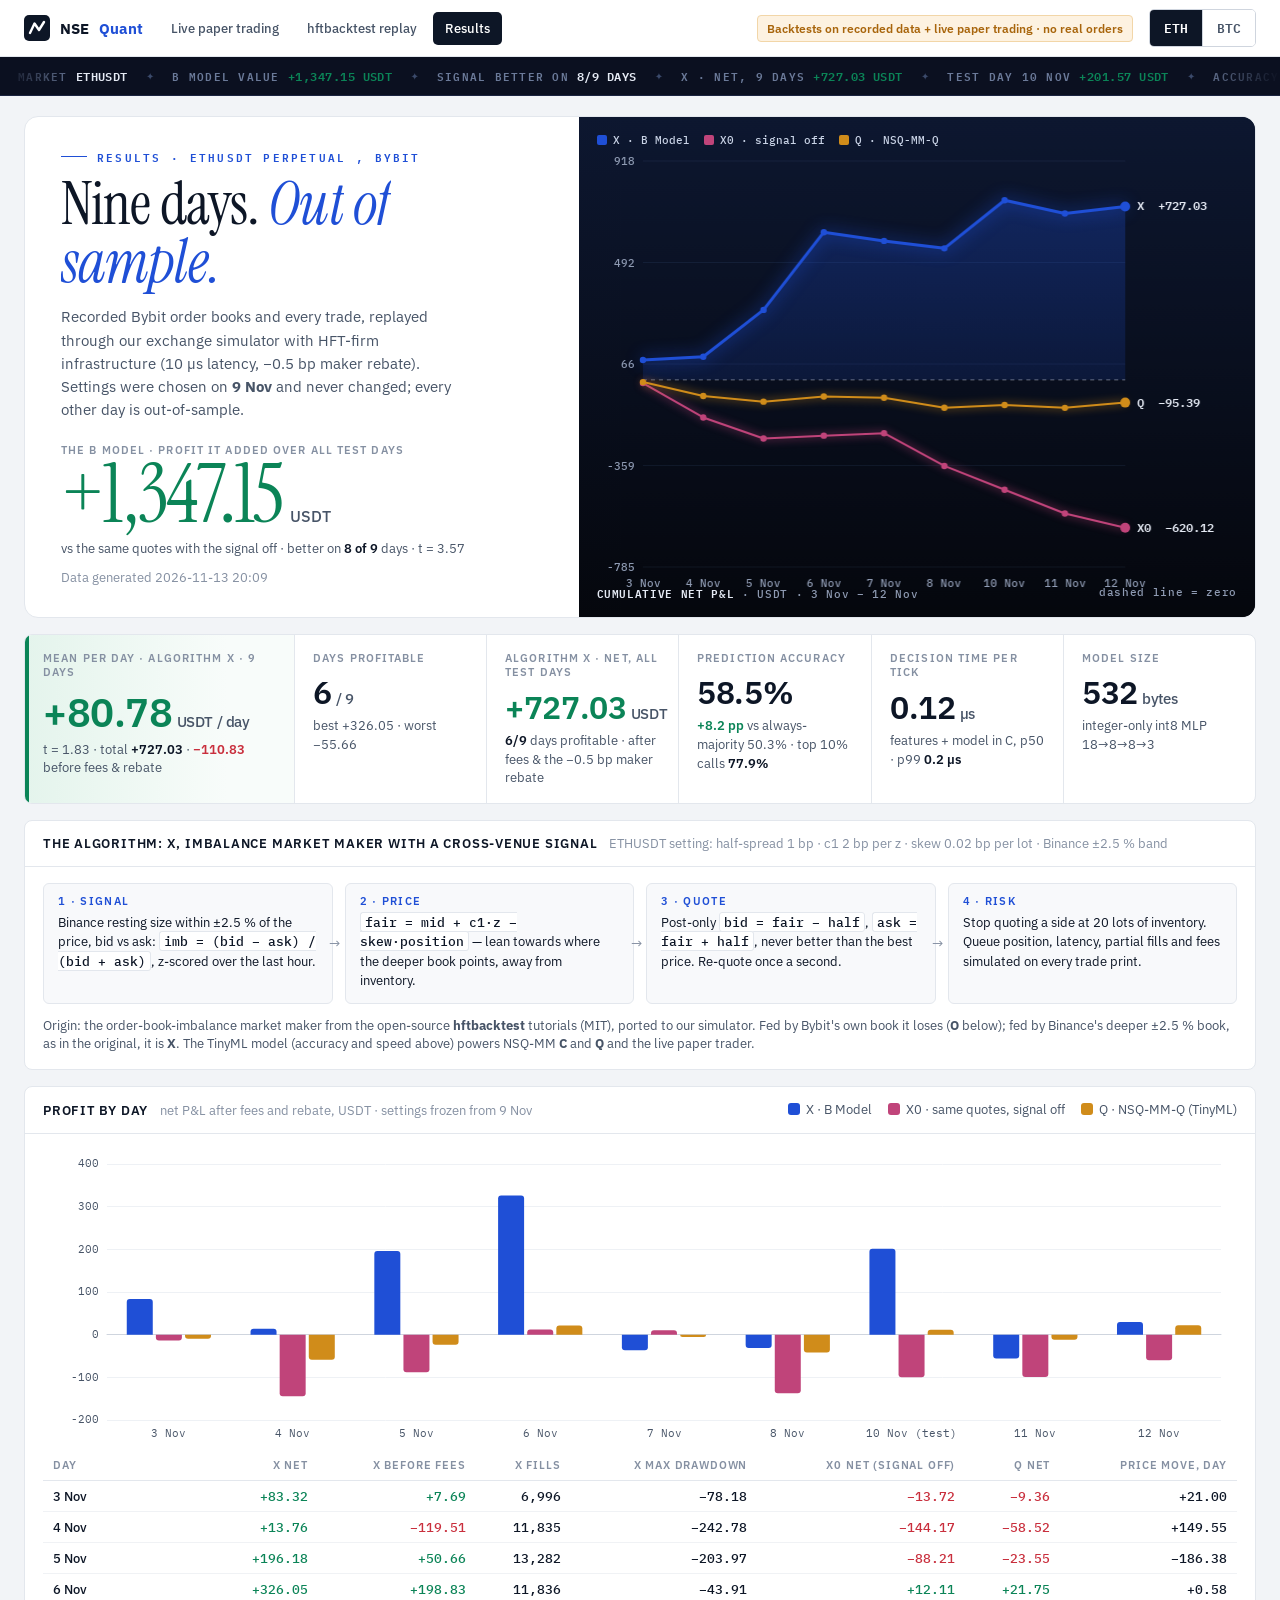
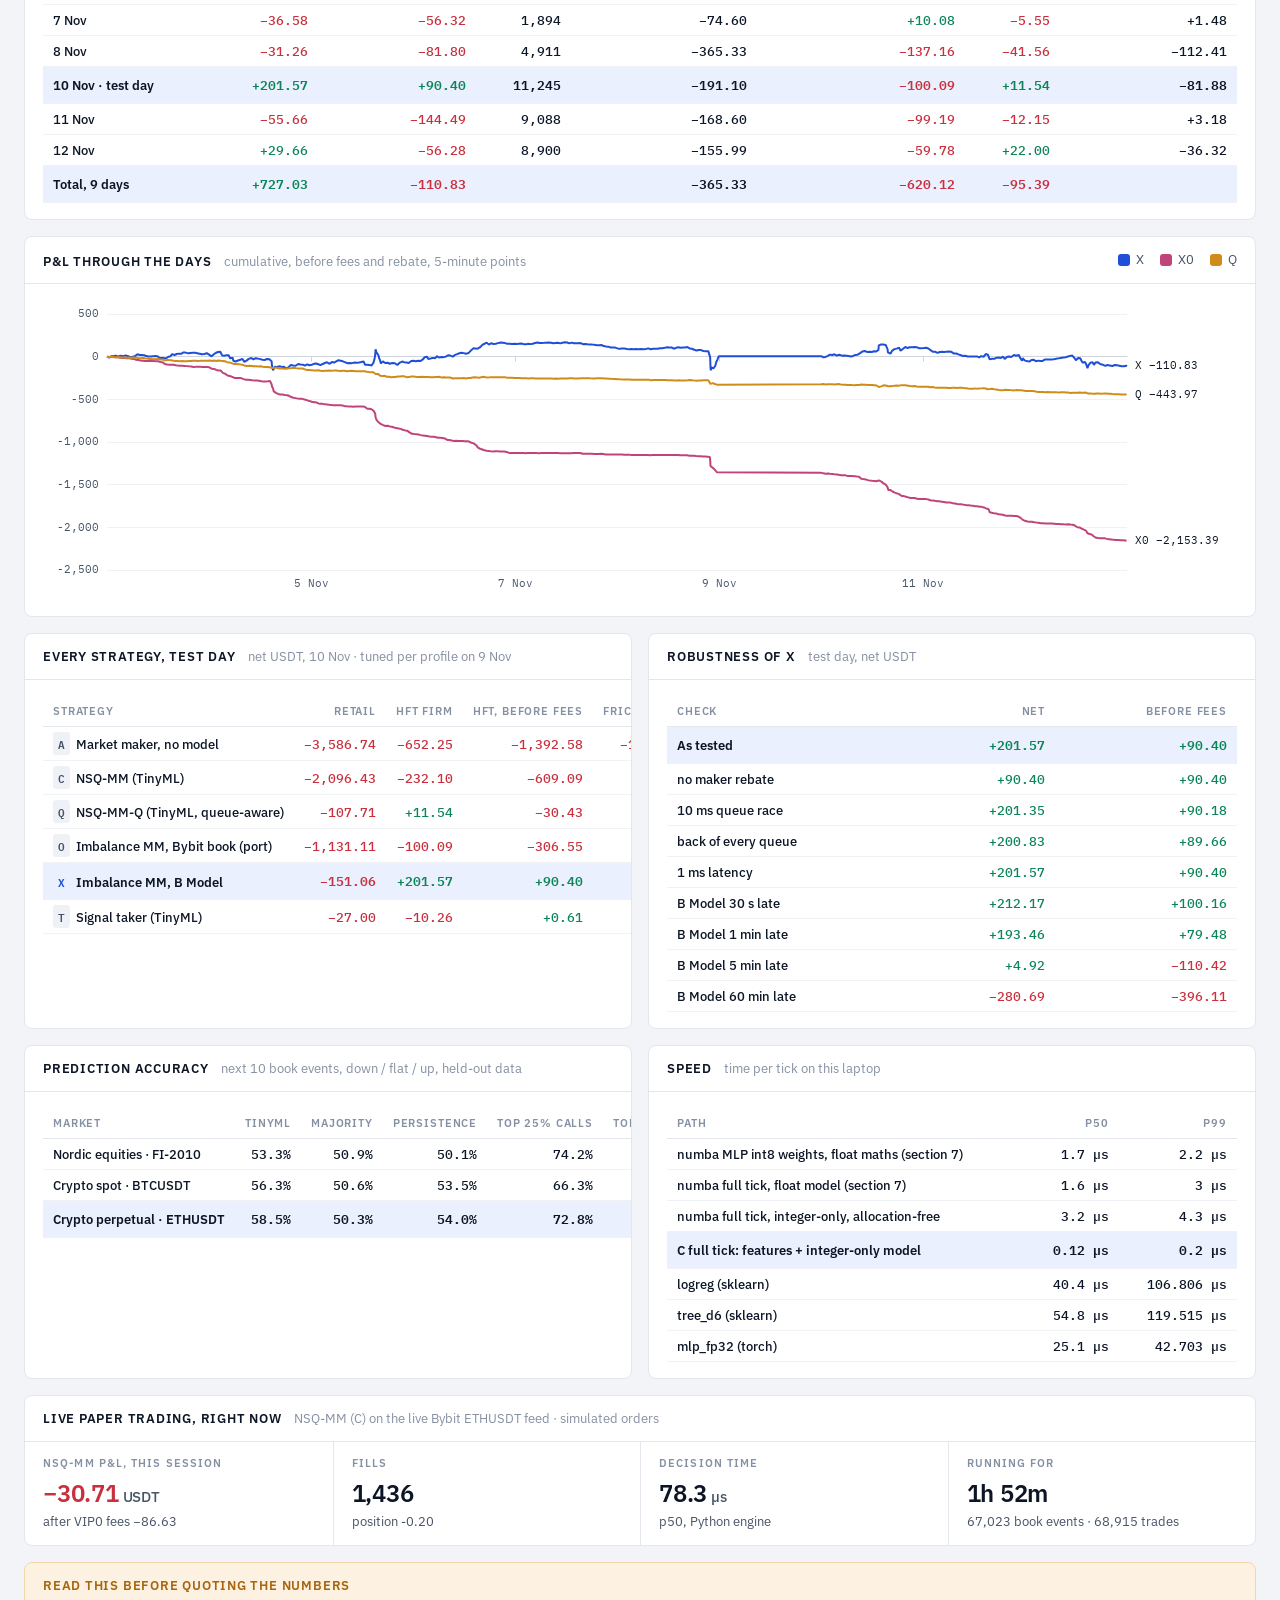
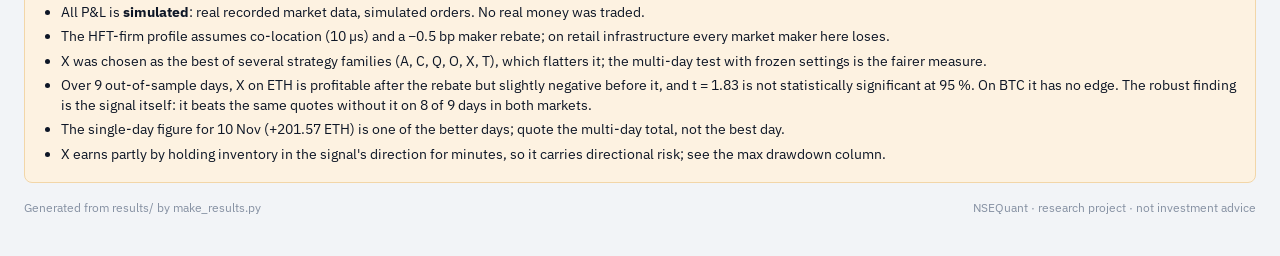
<file: results.html>
<!doctype html>
<html lang="en">
<head>
<meta charset="utf-8">
<meta name="viewport" content="width=device-width, initial-scale=1">
<title>NSEQuant · Results</title>
<link rel="preconnect" href="https://fonts.googleapis.com">
<link rel="preconnect" href="https://fonts.gstatic.com" crossorigin>
<link href="https://fonts.googleapis.com/css2?family=IBM+Plex+Mono:wght@400;500;600&family=IBM+Plex+Sans:wght@400;500;600;700&family=Instrument+Serif:ital@0;1&display=swap" rel="stylesheet">
<script src="vendor/echarts.min.js"></script>
<link rel="stylesheet" href="fx.css">
<script src="fx.js"></script>
<style>
  :root { --bg:#f2f4f7; --panel:#fff; --panel2:#f8f9fb; --line:#e3e7ed; --line2:#cfd5de;
    --ink:#0d1626; --ink2:#475467; --muted:#8590a2; --brand:#1f4fd6; --brand-soft:#eaf0fd;
    --pos:#0b8457; --pos-soft:#e4f4ec; --neg:#c92f3d; --neg-soft:#fbe9eb; --amber:#a8650c; --amber-soft:#fdf2e1;
    --cX:#1f4fd6; --cX0:#c0447a; --cQ:#d08c1a;
    --sans:"IBM Plex Sans", system-ui, "Segoe UI", Arial, sans-serif; --mono:"IBM Plex Mono", ui-monospace, Consolas, monospace; color-scheme: light; }
  * { box-sizing: border-box; }
  html, body { margin: 0; background: var(--bg); color: var(--ink2); }
  body { font: 13.5px/1.5 var(--sans); -webkit-font-smoothing: antialiased; overflow-x: hidden; }
  .num { font-variant-numeric: tabular-nums; }
  .pos { color: var(--pos) !important; } .neg { color: var(--neg) !important; }

  .top { position: sticky; top: 0; z-index: 10; background: var(--panel); border-bottom: 1px solid var(--line); }
  .top-in { max-width: 1440px; margin: 0 auto; min-height: 56px; padding: 8px 24px; display: flex; align-items: center; gap: 16px; flex-wrap: wrap; }
  .brand { display: flex; align-items: center; gap: 10px; font: 700 15px/1 var(--sans); color: var(--ink); }
  .brand svg { width: 26px; height: 26px; } .brand span { color: var(--brand); }
  .tabs { display: flex; gap: 4px; }
  .tabs a { font: 500 13px var(--sans); color: var(--ink2); text-decoration: none; padding: 8px 12px; border-radius: 5px; }
  .tabs a:hover { background: var(--panel2); color: var(--ink); }
  .tabs a.on { background: var(--ink); color: #fff; }
  .tabs a:focus-visible, .seg button:focus-visible { outline: 2px solid var(--brand); outline-offset: 2px; }
  .grow { flex: 1; }
  .badge { font: 600 11.5px var(--sans); color: var(--amber); background: var(--amber-soft); border: 1px solid #f2d6a8; border-radius: 4px; padding: 5px 9px; }
  .seg { display: inline-flex; border: 1px solid var(--line2); border-radius: 5px; overflow: hidden; }
  .seg button { border: 0; background: var(--panel); color: var(--ink2); font: 600 12.5px var(--mono); padding: 7px 14px; cursor: pointer; }
  .seg button + button { border-left: 1px solid var(--line2); }
  .seg button.on { background: var(--ink); color: #fff; }

  .wrap { max-width: 1440px; margin: 0 auto; padding: 20px 24px 40px; display: flex; flex-direction: column; gap: 16px; }
  .intro { display: flex; align-items: flex-end; justify-content: space-between; gap: 16px; flex-wrap: wrap; }
  .intro h1 { margin: 0; font: 600 24px/1.2 var(--sans); color: var(--ink); letter-spacing: -.01em; }
  .intro p { margin: 6px 0 0; max-width: 820px; color: var(--ink2); }

  .kpis { display: grid; grid-template-columns: 1.4fr repeat(5, 1fr); background: var(--panel); border: 1px solid var(--line); border-radius: 8px; overflow: hidden; }
  .kpi { padding: 16px 18px; border-left: 1px solid var(--line); min-width: 0; position: relative; }
  .kpi:first-child { border-left: 0; background: linear-gradient(90deg, var(--pos-soft), #f8fcfa 75%); }
  .kpi:first-child::before { content: ""; position: absolute; left: 0; top: 0; bottom: 0; width: 4px; background: var(--pos); }
  .kpi:first-child.loss { background: linear-gradient(90deg, var(--neg-soft), #fdf8f8 75%); }
  .kpi:first-child.loss::before { background: var(--neg); }
  .kl { font: 600 11px/1.3 var(--sans); letter-spacing: .1em; text-transform: uppercase; color: var(--muted); }
  .kv { font: 600 32px/1.1 var(--sans); color: var(--ink); margin: 10px 0 6px; font-variant-numeric: tabular-nums; letter-spacing: -.01em; white-space: nowrap; }
  .kpi:first-child .kv { font-size: 40px; }
  .kv small { font-size: 15px; font-weight: 500; color: var(--ink2); margin-left: 4px; }
  .ks { font-size: 12.5px; color: var(--ink2); }
  .ks b { color: var(--ink); font-weight: 600; }

  .panel { background: var(--panel); border: 1px solid var(--line); border-radius: 8px; min-width: 0; }
  .ph { display: flex; align-items: baseline; gap: 12px; padding: 13px 18px; border-bottom: 1px solid var(--line); flex-wrap: wrap; }
  .ph h2 { margin: 0; font: 600 13px/1 var(--sans); color: var(--ink); letter-spacing: .06em; text-transform: uppercase; }
  .ph .hint { font-size: 12.5px; color: var(--muted); }
  .pb { padding: 16px 18px; }
  .grid2 { display: grid; grid-template-columns: 1fr 1fr; gap: 16px; }

  .flow { display: grid; grid-template-columns: repeat(4, 1fr); gap: 12px; }
  .step { border: 1px solid var(--line); border-radius: 6px; padding: 12px 14px; background: var(--panel2); position: relative; }
  .step h3 { margin: 0 0 6px; font: 600 11px/1 var(--sans); letter-spacing: .12em; color: var(--brand); }
  .step p { margin: 0; color: var(--ink); font-size: 13px; }
  .step code { font: 500 12.5px var(--mono); color: var(--ink); background: #fff; border: 1px solid var(--line); border-radius: 3px; padding: 1px 4px; }
  .step + .step::before { content: "→"; position: absolute; left: -11px; top: 50%; transform: translate(-50%, -50%); color: var(--muted); font-size: 14px; }
  .origin { margin-top: 12px; font-size: 12.5px; color: var(--ink2); }

  .legend { display: flex; gap: 16px; flex-wrap: wrap; font-size: 12.5px; color: var(--ink2); margin-left: auto; }
  .legend span { display: inline-flex; align-items: center; gap: 6px; }
  .sw { width: 12px; height: 12px; border-radius: 3px; display: inline-block; }
  .chart { width: 100%; height: 300px; }

  table.t { width: 100%; border-collapse: collapse; font-variant-numeric: tabular-nums; }
  .t th { font: 600 10.5px var(--sans); letter-spacing: .08em; text-transform: uppercase; color: var(--muted); text-align: right; padding: 8px 10px; border-bottom: 1px solid var(--line); white-space: nowrap; }
  .t td { font: 500 12.5px var(--mono); color: var(--ink); text-align: right; padding: 7px 10px; border-bottom: 1px solid #f0f2f5; white-space: nowrap; }
  .t th:first-child, .t td:first-child { text-align: left; font-family: var(--sans); }
  .t tr.hl td { background: var(--brand-soft); font-weight: 600; }
  .t tr.muted td { color: var(--muted); }
  .scroll { overflow-x: auto; }
  .tag { font: 600 10.5px var(--mono); padding: 2px 5px; border-radius: 3px; background: #eef1f5; color: var(--ink2); margin-right: 6px; }
  .tag.x { background: var(--brand-soft); color: var(--brand); }

  .caveats { border: 1px solid #f2d6a8; background: var(--amber-soft); border-radius: 8px; padding: 14px 18px; }
  .caveats h2 { margin: 0 0 8px; font: 600 13px var(--sans); color: var(--amber); letter-spacing: .06em; text-transform: uppercase; }
  .caveats ul { margin: 0; padding-left: 18px; color: var(--ink); } .caveats li { margin: 4px 0; }
  .live { display: grid; grid-template-columns: repeat(4, 1fr); }
  .live > div { padding: 14px 18px; border-left: 1px solid var(--line); } .live > div:first-child { border-left: 0; }
  .live .kv { font-size: 24px; }
  .wait { color: var(--muted); padding: 24px 18px; }
  footer { font-size: 11.5px; color: var(--muted); display: flex; justify-content: space-between; flex-wrap: wrap; gap: 10px; }

  @media (max-width: 1200px) { .kpis { grid-template-columns: repeat(3, 1fr); } .kpi:nth-child(4) { border-left: 0; } .kpi:nth-child(n+4) { border-top: 1px solid var(--line); }
    .grid2 { grid-template-columns: 1fr; } .flow { grid-template-columns: 1fr 1fr; } .step:nth-child(3)::before { display: none; } }
  @media (max-width: 720px) { .top-in, .wrap { padding-left: 16px; padding-right: 16px; } .kpis { grid-template-columns: 1fr; } .kpi { border-left: 0 !important; border-top: 1px solid var(--line); }
    .kpi:first-child { border-top: 0; } .flow { grid-template-columns: 1fr; } .step::before { display: none; } .live { grid-template-columns: 1fr 1fr; }
    .kv { font-size: 26px; } .kpi:first-child .kv { font-size: 32px; } .badge { display: none; } }
</style>
</head>
<body>
<header class="top"><div class="top-in">
  <div class="brand"><svg viewBox="0 0 26 26" aria-hidden="true"><rect width="26" height="26" rx="5" fill="#0d1626"/><path d="M6 18 L10.5 8.5 L15 15 L20 7" fill="none" stroke="#fff" stroke-width="2.4" stroke-linecap="round" stroke-linejoin="round"/></svg>NSE<span>Quant</span></div>
  <nav class="tabs" aria-label="Pages"><a href="./">Live paper trading</a><a href="hbt/">hftbacktest replay</a><a class="on" href="results.html" aria-current="page">Results</a></nav>
  <span class="grow"></span>
  <span class="badge">Backtests on recorded data + live paper trading · no real orders</span>
  <div class="seg" role="group" aria-label="Market"><button class="on" data-m="ETHUSDT">ETH</button><button data-m="BTCUSDT">BTC</button></div>
</div></header>
<div id="mq"></div>

<main class="wrap">
  <section class="fx-hero">
    <div class="fx-hero-copy">
      <div>
        <div class="fx-eyebrow">Results · <span id="mName">ETHUSDT perpetual</span>, Bybit</div>
        <h1 class="fx-h1">Nine days. <i>Out of&nbsp;sample.</i></h1>
        <p class="fx-lede">Recorded Bybit order books and every trade, replayed through our exchange simulator with HFT-firm infrastructure
          (10 µs latency, −0.5 bp maker rebate). Settings were chosen on <b id="tuneDay">9 Nov</b> and never changed; every other day is out-of-sample.</p>
      </div>
      <div>
        <div class="kl">The B Model · profit it added over all test days</div>
        <div class="fx-big" id="heroBig">–</div>
        <div class="ks" id="heroSub" style="margin-top:8px"></div>
        <div class="ks" id="gen" style="margin-top:10px;color:var(--muted)"></div>
      </div>
    </div>
    <div class="fx-stage" id="bars3d" aria-label="Cumulative net profit across the out-of-sample days for X, X0 and Q">
      <div class="fx-key"><span><i style="background:#1f4fd6"></i>X · B Model</span><span><i style="background:#c0447a"></i>X0 · signal off</span><span><i style="background:#d08c1a"></i>Q · NSQ-MM-Q</span></div>
      <div class="fx-cap"><span><b>CUMULATIVE NET P&amp;L</b> · USDT · <span id="barsRange"></span></span><span>dashed line = zero</span></div>
    </div>
  </section>

  <section class="kpis" aria-label="Headline results">
    <div class="kpi" id="k1"><div class="kl">Mean per day · algorithm X · <span id="kN">9</span> days</div><div class="kv" id="kTot">–</div><div class="ks" id="kTotSub">–</div></div>
    <div class="kpi"><div class="kl">Days profitable</div><div class="kv" id="kDays">–</div><div class="ks" id="kDaysSub">multi-day test</div></div>
    <div class="kpi"><div class="kl">Algorithm X · net, all test days</div><div class="kv" id="kSig">–</div><div class="ks" id="kSigSub">after fees &amp; the maker rebate</div></div>
    <div class="kpi"><div class="kl">Prediction accuracy</div><div class="kv" id="kAcc">–</div><div class="ks" id="kAccSub">–</div></div>
    <div class="kpi"><div class="kl">Decision time per tick</div><div class="kv" id="kLat">–</div><div class="ks" id="kLatSub">–</div></div>
    <div class="kpi"><div class="kl">Model size</div><div class="kv" id="kSize">–</div><div class="ks">integer-only int8 MLP 18→8→8→3</div></div>
  </section>

  <section class="panel">
    <div class="ph"><h2>The algorithm: X, imbalance market maker with a cross-venue signal</h2><span class="hint" id="params"></span></div>
    <div class="pb">
      <div class="flow">
        <div class="step"><h3>1 · SIGNAL</h3><p>Binance resting size within ±2.5 % of the price, bid vs ask: <code>imb = (bid − ask) / (bid + ask)</code>, z-scored over the last hour.</p></div>
        <div class="step"><h3>2 · PRICE</h3><p><code>fair = mid + c1·z − skew·position</code> — lean towards where the deeper book points, away from inventory.</p></div>
        <div class="step"><h3>3 · QUOTE</h3><p>Post-only <code>bid = fair − half</code>, <code>ask = fair + half</code>, never better than the best price. Re-quote once a second.</p></div>
        <div class="step"><h3>4 · RISK</h3><p>Stop quoting a side at 20 lots of inventory. Queue position, latency, partial fills and fees simulated on every trade print.</p></div>
      </div>
      <div class="origin">Origin: the order-book-imbalance market maker from the open-source <b>hftbacktest</b> tutorials (MIT), ported to our simulator.
        Fed by Bybit's own book it loses (<b>O</b> below); fed by Binance's deeper ±2.5 % book, as in the original, it is <b>X</b>.
        The TinyML model (accuracy and speed above) powers NSQ-MM <b>C</b> and <b>Q</b> and the live paper trader.</div>
    </div>
  </section>

  <section class="panel">
    <div class="ph"><h2>Profit by day</h2><span class="hint">net P&amp;L after fees and rebate, USDT · settings frozen from 9 Nov</span>
      <div class="legend"><span><i class="sw" style="background:var(--cX)"></i>X · B Model</span><span><i class="sw" style="background:var(--cX0)"></i>X0 · same quotes, signal off</span><span><i class="sw" style="background:var(--cQ)"></i>Q · NSQ-MM-Q (TinyML)</span></div></div>
    <div class="pb"><div class="chart" id="cDays" role="img" aria-label="Net profit per day for X, X0 and Q"></div><div class="scroll"><table class="t" id="tDays"></table></div></div>
  </section>

  <section class="panel">
    <div class="ph"><h2>P&amp;L through the days</h2><span class="hint">cumulative, before fees and rebate, 5-minute points</span>
      <div class="legend"><span><i class="sw" style="background:var(--cX)"></i>X</span><span><i class="sw" style="background:var(--cX0)"></i>X0</span><span><i class="sw" style="background:var(--cQ)"></i>Q</span></div></div>
    <div class="pb"><div class="chart" id="cEq" role="img" aria-label="Cumulative profit before fees across all test days"></div></div>
  </section>

  <section class="grid2">
    <div class="panel">
      <div class="ph"><h2>Every strategy, test day</h2><span class="hint">net USDT, 10 Nov · tuned per profile on 9 Nov</span></div>
      <div class="pb scroll"><table class="t" id="tStrat"></table></div>
    </div>
    <div class="panel">
      <div class="ph"><h2>Robustness of X</h2><span class="hint">test day, net USDT</span></div>
      <div class="pb scroll"><table class="t" id="tRob"></table></div>
    </div>
  </section>

  <section class="grid2">
    <div class="panel">
      <div class="ph"><h2>Prediction accuracy</h2><span class="hint">next 10 book events, down / flat / up, held-out data</span></div>
      <div class="pb scroll"><table class="t" id="tAcc"></table></div>
    </div>
    <div class="panel">
      <div class="ph"><h2>Speed</h2><span class="hint">time per tick on this laptop</span></div>
      <div class="pb scroll"><table class="t" id="tLat"></table></div>
    </div>
  </section>

  <section class="panel">
    <div class="ph"><h2>Live paper trading, right now</h2><span class="hint" id="liveHint">NSQ-MM (C) on the live Bybit ETHUSDT feed · simulated orders</span></div>
    <div class="live" id="live"><div class="wait">Paper trader not running — start it with <code>python paper_trade.py</code>.</div></div>
  </section>

  <section class="caveats">
    <h2>Read this before quoting the numbers</h2>
    <ul id="cav">
      <li>All P&amp;L is <b>simulated</b>: real recorded market data, simulated orders. No real money was traded.</li>
      <li>The HFT-firm profile assumes co-location (10 µs) and a −0.5 bp maker rebate; on retail infrastructure every market maker here loses.</li>
      <li>X was chosen as the best of several strategy families (A, C, Q, O, X, T), which flatters it; the multi-day test with frozen settings is the fairer measure.</li>
      <li>Over 9 out-of-sample days, X on ETH is profitable after the rebate but slightly negative before it, and t = 1.83 is not statistically significant at 95 %. On BTC it has no edge.
        The robust finding is the signal itself: it beats the same quotes without it on 8 of 9 days in both markets.</li>
      <li>The single-day figure for 10 Nov (+201.57 ETH) is one of the better days; quote the multi-day total, not the best day.</li>
      <li>X earns partly by holding inventory in the signal's direction for minutes, so it carries directional risk; see the max drawdown column.</li>
    </ul>
  </section>
  <footer><span>Generated from results/ by make_results.py</span><span>NSEQuant · research project · not investment advice</span></footer>
</main>

<script>
const $ = id => document.getElementById(id);
const C = { X: "#1f4fd6", X0: "#c0447a", Q: "#d08c1a" }, INK = "#0d1626", INK2 = "#475467", MUTED = "#8590a2", GRID = "#eef1f5";
const usd = v => v == null ? "–" : (v >= 0 ? "+" : "−") + Math.abs(v).toLocaleString("en-US", { minimumFractionDigits: 2, maximumFractionDigits: 2 });
const pct = v => v == null ? "–" : (100 * v).toFixed(1) + "%";
const cls = v => v == null ? "" : v > 0 ? "pos" : v < 0 ? "neg" : "";
const dd = s => new Date(s + "T00:00:00Z").toLocaleDateString("en-GB", { day: "numeric", month: "short", timeZone: "UTC" });
const TIP = { backgroundColor: "#fff", borderColor: "#cfd5de", borderWidth: 1, textStyle: { color: INK, fontSize: 12 }, extraCssText: "border-radius:6px; box-shadow:0 6px 24px rgba(13,22,38,.12)" };
const AXL = { color: INK2, fontFamily: "IBM Plex Mono", fontSize: 11 };
const NAMEM = { ETHUSDT: "ETHUSDT perpetual", BTCUSDT: "BTCUSDT spot" };
let D = null, M = "ETHUSDT";
FX.loader({ title: "Nine days, <i>out of sample.</i>", status: ["Loading 9 days of order books", "Replaying every trade print", "Scoring out-of-sample days", "Building the results", "Ready"] });
const BARS = FX.curves($("bars3d"));
FX.rise(".fx-hero, .kpis, .wrap > .panel, .grid2, .caveats");
FX.tilt(".kpis .kpi", 6);
FX.words(".fx-h1"); FX.cursor(); FX.spotlight(".wrap > .panel, .grid2 > .panel");
const MQ = FX.marquee($("mq"));
const cDays = echarts.init($("cDays")), cEq = echarts.init($("cEq"));

function draw() {
  $("mName").textContent = NAMEM[M];
  $("tuneDay").textContent = dd(D.tune_day);
  $("gen").textContent = "Data generated " + D.generated;
  const S = (D.strategies || []).filter(r => r.market === M);
  const x = S.find(r => r.key === "X" && r.profile === "hft_firm");
  if (x) {
    $("params").textContent = `${M} setting: half-spread ${x.half_bp} bp · c1 ${x.c1_bp} bp per z · skew ${x.skew_bp} bp per lot · Binance ±${x.zcol === 2 ? "2.5" : "1"} % band`;
  }
  const sum = (D.days_summary || []).filter(r => r.market === M);
  const sx = sum.find(r => r.strategy === "X"), sx0 = sum.find(r => r.strategy === "X0");
  // headline: what the B Model adds = X minus the same quotes with the signal off (X0), day by day
  const dX = (D.days || []).filter(r => r.market === M && r.strategy === "X"), d0 = (D.days || []).filter(r => r.market === M && r.strategy === "X0");
  const diff = dX.map(r => r.net_pnl - (d0.find(z => z.day === r.day)?.net_pnl ?? NaN)).filter(Number.isFinite);
  const sigTot = diff.reduce((a, b) => a + b, 0), sigMu = sigTot / diff.length;
  const sigT = sigMu / (Math.sqrt(diff.reduce((a, b) => a + (b - sigMu) ** 2, 0) / (diff.length - 1)) / Math.sqrt(diff.length));
  const sigWin = diff.filter(v => v > 0).length;
  if (diff.length) {
    FX.count($("heroBig"), sigTot, v => `<span class="${cls(sigTot)}">${usd(v)}</span><small>USDT</small>`);
    $("heroSub").innerHTML = `vs the same quotes with the signal off · better on <b>${sigWin} of ${diff.length}</b> days · t = ${sigT.toFixed(2)}`;
  }
  if (sx) {
    $("kSig").innerHTML = `${usd(sx.net_total)}<small>USDT</small>`; $("kSig").className = "kv " + cls(sx.net_total);
    $("kSigSub").innerHTML = `<b>${sx.positive_days}/${sx.days}</b> days profitable · after fees &amp; the −0.5 bp maker rebate`;
  }
  if (sx) {
    $("kN").textContent = sx.days;
    $("k1").classList.toggle("loss", sx.net_total < 0);
    $("kTot").innerHTML = `${usd(sx.net_mean)}<small>USDT / day</small>`; $("kTot").className = "kv " + cls(sx.net_mean);
    $("kTotSub").innerHTML = `t = ${sx.net_t == null ? "–" : sx.net_t.toFixed(2)} · total <b>${usd(sx.net_total)}</b> · <b class="${cls(sx.gross_total)}">${usd(sx.gross_total)}</b> before fees &amp; rebate`;
    $("kDays").innerHTML = `${sx.positive_days}<small>/ ${sx.days}</small>`;
    $("kDaysSub").innerHTML = `best ${usd(sx.best_day)} · worst ${usd(sx.worst_day)}`;
  } else { $("kDays").textContent = "running"; $("kTot").textContent = "–"; $("kTotSub").textContent = "multi-day test in progress"; }
  const acc = (D.accuracy || []).find(r => r.market.includes(M));
  if (acc) {
    $("kAcc").textContent = pct(acc.model);
    $("kAccSub").innerHTML = `<b class="pos">+${(100 * (acc.model - acc.majority)).toFixed(1)} pp</b> vs always-majority ${pct(acc.majority)} · top 10% calls <b>${pct(acc.top10)}</b>`;
  }
  const lat = (D.latency || []).find(r => r.name.startsWith("C full tick"));
  if (lat) { $("kLat").innerHTML = `${lat.p50_us}<small>µs</small>`; $("kLatSub").innerHTML = `features + model in C, p50 · p99 <b>${lat.p99_us} µs</b>`; }
  $("kSize").innerHTML = `${D.model_bytes}<small>bytes</small>`;

  // ---- profit by day
  const days = (D.days || []).filter(r => r.market === M);
  const dlist = [...new Set(days.map(r => r.day))].sort();
  const get = (day, k) => days.find(r => r.day === day && r.strategy === k);
  const bar = k => dlist.map(day => { const v = get(day, k)?.net_pnl; return v == null ? null : { value: +v.toFixed(2), itemStyle: { borderRadius: v >= 0 ? [3, 3, 0, 0] : [0, 0, 3, 3] } }; });
  cDays.setOption({
    animationDuration: 500, grid: { left: 64, right: 16, top: 14, bottom: 30 },
    tooltip: { ...TIP, trigger: "axis", axisPointer: { type: "shadow", shadowStyle: { color: "rgba(13,22,38,.04)" } }, valueFormatter: v => usd(v) + " USDT" },
    xAxis: { type: "category", data: dlist.map(d => dd(d) + (d === D.test_day ? " (test)" : "")), axisLabel: AXL, axisTick: { show: false }, axisLine: { lineStyle: { color: "#cfd5de" } } },
    yAxis: { type: "value", axisLabel: { ...AXL, formatter: v => v }, splitLine: { lineStyle: { color: GRID } } },
    series: ["X", "X0", "Q"].map(k => ({ name: { X: "X · B Model", X0: "X0 · signal off", Q: "Q · NSQ-MM-Q" }[k], type: "bar", data: bar(k), barGap: "12%", barMaxWidth: 26, itemStyle: { color: C[k] } })),
  }, true);
  $("tDays").innerHTML = dlist.length ? "<tr><th>Day</th><th>X net</th><th>X before fees</th><th>X fills</th><th>X max drawdown</th><th>X0 net (signal off)</th><th>Q net</th><th>Price move, day</th></tr>" +
    dlist.map(day => { const a = get(day, "X"), b = get(day, "X0"), q = get(day, "Q");
      return `<tr class="${day === D.test_day ? "hl" : ""}"><td>${dd(day)}${day === D.test_day ? " · test day" : ""}</td><td class="${cls(a?.net_pnl)}">${usd(a?.net_pnl)}</td><td class="${cls(a?.gross_pnl)}">${usd(a?.gross_pnl)}</td>` +
        `<td>${a ? a.fills.toLocaleString() : "–"}</td><td>${usd(a?.max_drawdown)}</td><td class="${cls(b?.net_pnl)}">${usd(b?.net_pnl)}</td><td class="${cls(q?.net_pnl)}">${usd(q?.net_pnl)}</td><td>${usd(a?.day_move_usd)}</td></tr>`; }).join("") +
    (sx ? `<tr class="hl"><td>Total, ${sx.days} days</td><td class="${cls(sx.net_total)}">${usd(sx.net_total)}</td><td class="${cls(sx.gross_total)}">${usd(sx.gross_total)}</td><td></td><td>${usd(sx.max_drawdown)}</td>` +
      `<td class="${cls(sx0?.net_total)}">${usd(sx0?.net_total)}</td><td class="${cls(sum.find(r => r.strategy === "Q")?.net_total)}">${usd(sum.find(r => r.strategy === "Q")?.net_total)}</td><td></td></tr>` : "")
    : `<tr><td class="wait">Multi-day test running; this fills in when multiday.py finishes.</td></tr>`;

  const cum = k => { let a = 0; return dlist.map(d => +(a += get(d, k)?.net_pnl ?? 0).toFixed(2)); };
  if (dlist.length) BARS.set(dlist.map(dd), { X: cum("X"), X0: cum("X0"), Q: cum("Q") }, { X: C.X, X0: C.X0, Q: C.Q }, usd);
  $("barsRange").textContent = dlist.length ? `${dd(dlist[0])} – ${dd(dlist[dlist.length - 1])}` : "";
  const acc2 = (D.accuracy || []).find(r => r.market.includes(M)), lat2 = (D.latency || []).find(r => r.name.startsWith("C full tick"));
  MQ.set([["MARKET", M], ["B MODEL VALUE", diff.length ? usd(sigTot) + " USDT" : "–", cls(sigTot)],
    ["SIGNAL BETTER ON", diff.length ? `${sigWin}/${diff.length} DAYS` : "–"], ["X · NET, " + (sx ? sx.days : "–") + " DAYS", sx ? usd(sx.net_total) + " USDT" : "–", sx ? cls(sx.net_total) : ""],
    ["TEST DAY 10 NOV", x ? usd(x.net_pnl) + " USDT" : "–", x ? cls(x.net_pnl) : ""], ["ACCURACY", acc2 ? pct(acc2.model) : "–"],
    ["TOP-10% CALLS", acc2 ? pct(acc2.top10) : "–"], ["DECISION", lat2 ? lat2.p50_us + " µs" : "–"], ["MODEL", "532 B int8"], ["P&L", "SIMULATED"]]);
  FX.ready();

  // ---- cumulative curves across days
  const curves = (D.curves || []).filter(c => c.market === M).sort((a, b) => a.day < b.day ? -1 : 1);
  const series = ["X", "X0", "Q"].map(k => {
    let off = 0; const pts = [];
    curves.forEach(c => { const cv = c.curves[k] || []; cv.forEach(([t, v]) => pts.push([t, +(off + v).toFixed(3)])); if (cv.length) off += cv[cv.length - 1][1]; pts.push([null, null]); });
    return { name: k, type: "line", showSymbol: false, data: pts.filter(p => p[0] != null), lineStyle: { width: 2, color: C[k] }, itemStyle: { color: C[k] },
      endLabel: { show: true, formatter: p => `${k} ${usd(p.value[1])}`, color: INK, fontFamily: "IBM Plex Mono", fontSize: 11 } };
  });
  cEq.setOption({
    animationDuration: 500, grid: { left: 64, right: 110, top: 14, bottom: 30 },
    tooltip: { ...TIP, trigger: "axis", valueFormatter: v => usd(v) + " USDT" },
    xAxis: { type: "time", axisLabel: { ...AXL, formatter: "{d} {MMM}" }, splitLine: { show: false }, axisLine: { lineStyle: { color: "#cfd5de" } } },
    yAxis: { type: "value", axisLabel: AXL, splitLine: { lineStyle: { color: GRID } } },
    series,
  }, true);

  // ---- strategy table
  const keys = ["A", "C", "Q", "O", "X", "T"];
  const lab = { A: "Market maker, no model", C: "NSQ-MM (TinyML)", Q: "NSQ-MM-Q (TinyML, queue-aware)", O: "Imbalance MM, Bybit book (port)", X: "Imbalance MM, B Model", T: "Signal taker (TinyML)" };
  $("tStrat").innerHTML = "<tr><th>Strategy</th><th>Retail</th><th>HFT firm</th><th>HFT, before fees</th><th>Frictionless</th></tr>" + keys.map(k => {
    const r = p => S.find(s => s.key === k && s.profile === p);
    const cell = v => `<td class="${cls(v)}">${usd(v)}</td>`;
    return `<tr class="${k === "X" ? "hl" : ""}"><td><span class="tag ${k === "X" ? "x" : ""}">${k}</span>${lab[k]}</td>` +
      cell(r("retail")?.net_pnl) + cell(r("hft_firm")?.net_pnl) + cell(r("hft_firm")?.gross_pnl) + cell(r("frictionless")?.net_pnl) + "</tr>";
  }).join("");

  // ---- robustness
  const rob = S.filter(r => r.key === "X" && r.profile.startsWith("hft_firm"));
  const delay = (D.delay || []).filter(r => r.market === M);
  $("tRob").innerHTML = "<tr><th>Check</th><th>Net</th><th>Before fees</th></tr>" +
    rob.map(r => `<tr class="${r.profile === "hft_firm" ? "hl" : ""}"><td>${r.profile === "hft_firm" ? "As tested" : r.profile.replace("hft_firm, ", "")}</td><td class="${cls(r.net_pnl)}">${usd(r.net_pnl)}</td><td class="${cls(r.gross_pnl)}">${usd(r.gross_pnl)}</td></tr>`).join("") +
    delay.filter(r => r.signal_delay_s > 1).map(r => `<tr><td>B Model ${r.signal_delay_s >= 60 ? r.signal_delay_s / 60 + " min" : r.signal_delay_s + " s"} late</td><td class="${cls(r.net_pnl)}">${usd(r.net_pnl)}</td><td class="${cls(r.gross_pnl)}">${usd(r.gross_pnl)}</td></tr>`).join("");

  // ---- accuracy + latency
  $("tAcc").innerHTML = "<tr><th>Market</th><th>TinyML</th><th>Majority</th><th>Persistence</th><th>Top 25% calls</th><th>Top 10% calls</th></tr>" +
    (D.accuracy || []).filter(r => !r.market.startsWith("Synthetic")).map(r => `<tr class="${r.market.includes(M) ? "hl" : ""}"><td>${r.market.replace(/ \(.*\)/, "")}</td><td>${pct(r.model)}</td><td>${pct(r.majority)}</td><td>${pct(r.persistence)}</td><td>${pct(r.top25)}</td><td>${pct(r.top10)}</td></tr>`).join("");
  const L = [...(D.latency || []).filter(r => r.p50_us != null), ...(D.latency_models || []).filter(r => /torch|sklearn/.test(r.name))];
  $("tLat").innerHTML = "<tr><th>Path</th><th>p50</th><th>p99</th></tr>" + L.map(r => `<tr class="${r.name.startsWith("C full") ? "hl" : ""}"><td>${r.name}</td><td>${r.p50_us} µs</td><td>${r.p99_us} µs</td></tr>`).join("");
}

async function live() {
  try {
    const r = await fetch((new URLSearchParams(location.search).get("state") || "state.json") + "?ts=" + Date.now(), { cache: "no-store" }); if (!r.ok) throw 0;
    const s = await r.json(), c = s.strategies.C, up = s.uptime_s;
    $("live").innerHTML = `<div><div class="kl">NSQ-MM P&amp;L, this session</div><div class="kv ${cls(c.gross)}">${usd(c.gross)}<small>USDT</small></div><div class="ks">after VIP0 fees ${usd(c.net_vip0)}</div></div>` +
      `<div><div class="kl">Fills</div><div class="kv">${c.fills.toLocaleString()}</div><div class="ks">position ${c.position.toFixed(2)}</div></div>` +
      `<div><div class="kl">Decision time</div><div class="kv">${s.latency.decide_p50_us.toFixed(1)}<small>µs</small></div><div class="ks">p50, Python engine</div></div>` +
      `<div><div class="kl">Running for</div><div class="kv">${Math.floor(up / 3600)}h ${Math.floor(up % 3600 / 60)}m</div><div class="ks">${s.book_events.toLocaleString()} book events · ${s.trades.toLocaleString()} trades</div></div>`;
  } catch (e) {}
  setTimeout(live, 2000);
}

document.querySelectorAll(".seg button").forEach(b => b.onclick = () => {
  document.querySelectorAll(".seg button").forEach(x => x.classList.toggle("on", x === b)); M = b.dataset.m; draw();
});
window.addEventListener("resize", () => { cDays.resize(); cEq.resize(); });
fetch((new URLSearchParams(location.search).get("data") || "results_data.json") + "?ts=" + Date.now(), { cache: "no-store" })
  .then(r => r.json()).then(d => { D = d; draw(); }).catch(() => { $("gen").textContent = "results_data.json not found: run python make_results.py"; });
live();
</script>
</body>
</html>
</file>
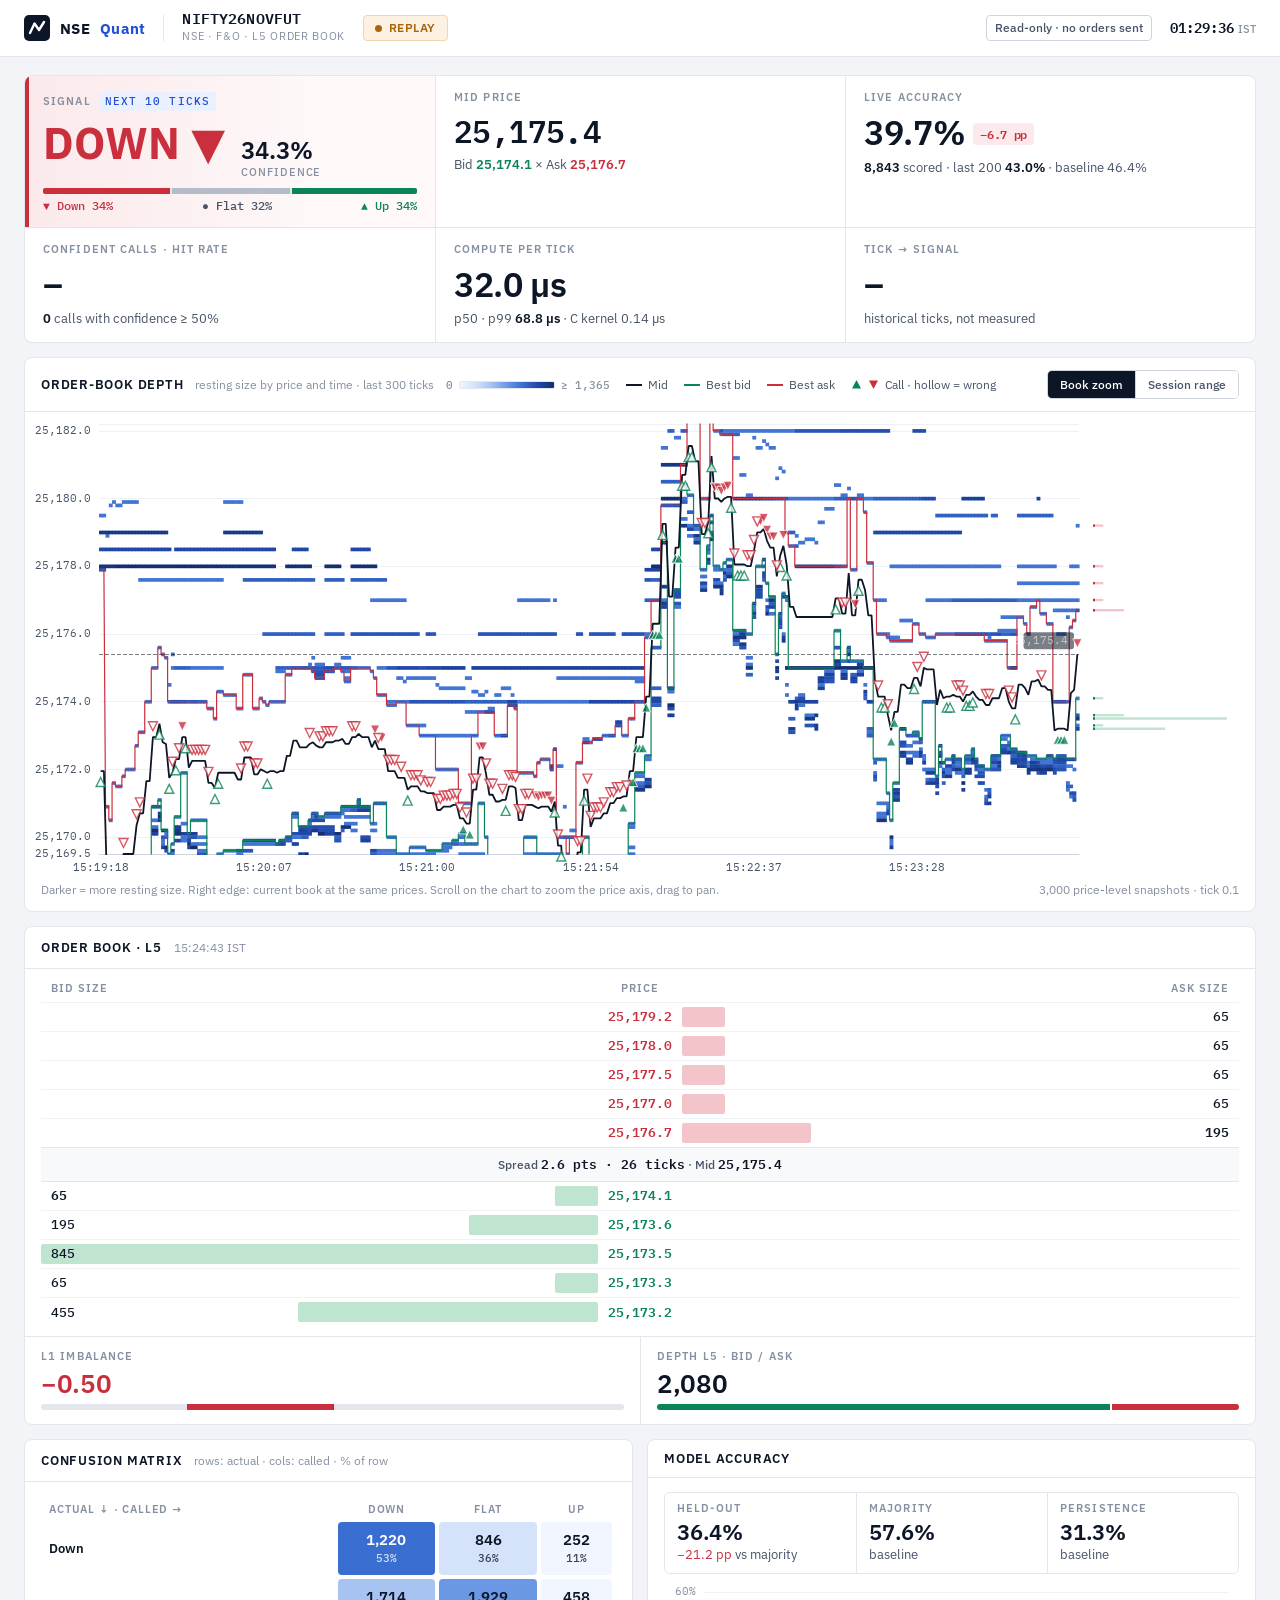
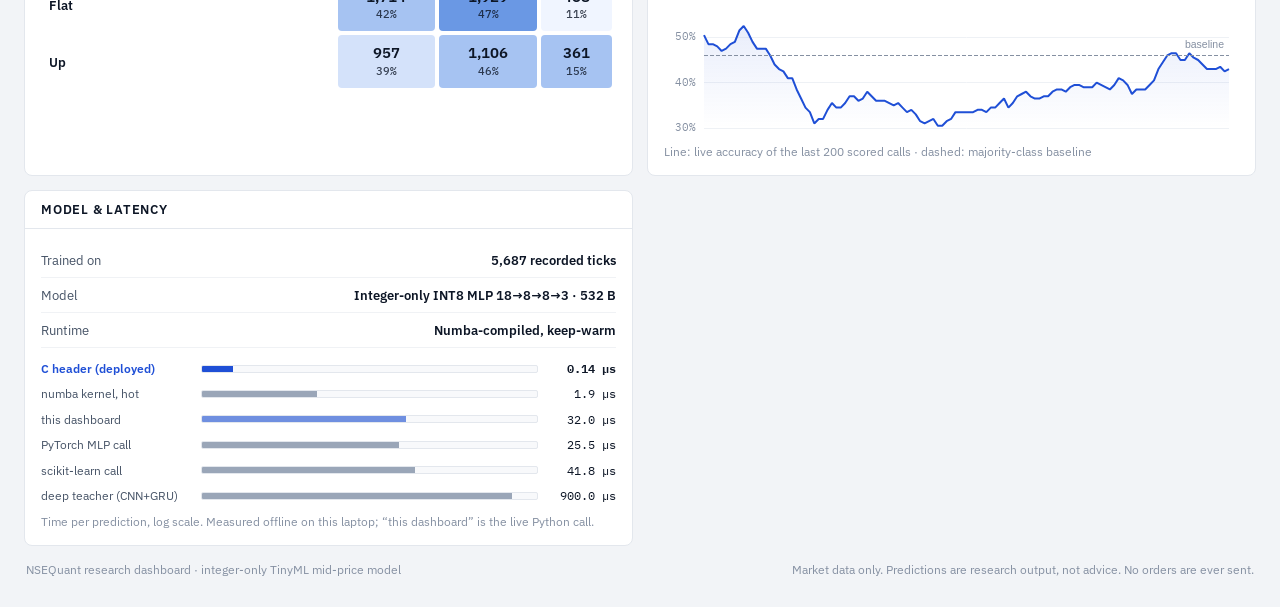
<file: web/dashboard.html>
<!doctype html>
<html lang="en">
<head>
<meta charset="utf-8">
<meta name="viewport" content="width=device-width, initial-scale=1">
<title>NSEQuant · Order Book Monitor</title>
<link rel="preconnect" href="https://fonts.googleapis.com">
<link rel="preconnect" href="https://fonts.gstatic.com" crossorigin>
<link href="https://fonts.googleapis.com/css2?family=IBM+Plex+Mono:wght@400;500;600&family=IBM+Plex+Sans:wght@400;500;600;700&display=swap" rel="stylesheet">
<script src="vendor/echarts.min.js"></script>
<script src="vendor/gsap.min.js"></script>
<style>
  :root {
    --bg: #f2f4f7; --panel: #ffffff; --panel2: #f8f9fb;
    --line: #e3e7ed; --line2: #cfd5de;
    --ink: #0d1626; --ink2: #475467; --muted: #8590a2;
    --brand: #1f4fd6; --brand-soft: #eaf0fd;
    --bid: #0b8457; --bid-soft: #e4f4ec; --bid-bar: #bfe5d1;
    --ask: #c92f3d; --ask-soft: #fbe9eb; --ask-bar: #f3c4c9;
    --amber: #a8650c; --amber-soft: #fdf2e1;
    --sans: "IBM Plex Sans", system-ui, "Segoe UI", Arial, sans-serif;
    --mono: "IBM Plex Mono", ui-monospace, Consolas, monospace;
    color-scheme: light;
  }
  * { box-sizing: border-box; }
  html, body { margin: 0; background: var(--bg); color: var(--ink2); }
  body { font: 13.5px/1.45 var(--sans); min-height: 100vh; overflow-x: hidden; -webkit-font-smoothing: antialiased; }
  .num, .mono { font-variant-numeric: tabular-nums; }
  .mono { font-family: var(--mono); }

  /* ===== top bar ===== */
  .top { position: sticky; top: 0; z-index: 10; background: var(--panel); border-bottom: 1px solid var(--line); }
  .top-in { max-width: 1760px; margin: 0 auto; height: 56px; padding: 0 24px; display: flex; align-items: center; gap: 18px; }
  .brand { display: flex; align-items: center; gap: 10px; font: 700 15px/1 var(--sans); color: var(--ink); letter-spacing: .02em; }
  .brand svg { width: 26px; height: 26px; }
  .brand span { color: var(--brand); }
  .vsep { width: 1px; height: 26px; background: var(--line); }
  .instr { display: flex; flex-direction: column; gap: 3px; }
  .instr b { font: 600 15px/1 var(--mono); color: var(--ink); letter-spacing: .01em; }
  .instr small { font-size: 11px; color: var(--muted); letter-spacing: .06em; text-transform: uppercase; }
  .top .grow { flex: 1; }
  .pill { display: inline-flex; align-items: center; gap: 7px; height: 26px; padding: 0 11px; border-radius: 4px; font: 600 12px/1 var(--sans); letter-spacing: .04em; text-transform: uppercase;
    color: var(--bid); background: var(--bid-soft); border: 1px solid #bfe5d1; }
  .pill.replay { color: var(--amber); background: var(--amber-soft); border-color: #f2d6a8; }
  .pill.wait { color: var(--ink2); background: var(--panel2); border-color: var(--line2); }
  .pill.off { color: var(--ask); background: var(--ask-soft); border-color: var(--ask-bar); }
  .dot { width: 7px; height: 7px; border-radius: 50%; background: currentColor; animation: blink 1.4s ease-in-out infinite; }
  @keyframes blink { 50% { opacity: .25; } }
  .meta { font-size: 12.5px; color: var(--ink2); white-space: nowrap; overflow: hidden; text-overflow: ellipsis; min-width: 0; }
  .ro { font: 500 11.5px/1 var(--sans); color: var(--ink2); border: 1px solid var(--line2); border-radius: 4px; padding: 6px 8px; white-space: nowrap; }
  .clock { font: 600 14px/1 var(--mono); color: var(--ink); white-space: nowrap; }
  .clock small { font: 500 10.5px var(--sans); color: var(--muted); margin-left: 4px; }

  .wrap { max-width: 1760px; margin: 0 auto; padding: 18px 24px 28px; display: flex; flex-direction: column; gap: 14px; }
  .panel { background: var(--panel); border: 1px solid var(--line); border-radius: 8px; min-width: 0; }
  .ph { display: flex; align-items: center; gap: 12px; padding: 12px 16px; border-bottom: 1px solid var(--line); flex-wrap: wrap; }
  .ph h2 { margin: 0; font: 600 13px/1 var(--sans); color: var(--ink); letter-spacing: .06em; text-transform: uppercase; }
  .ph .hint { font-size: 12px; color: var(--muted); }
  .pb { padding: 14px 16px; }

  /* ===== KPI strip ===== */
  .kpis { display: grid; grid-template-columns: 1.55fr repeat(5, 1fr); background: var(--panel); border: 1px solid var(--line); border-radius: 8px; overflow: hidden; }
  .kpi { padding: 16px 18px 15px; border-left: 1px solid var(--line); min-width: 0; position: relative; }
  .kpi:first-child { border-left: 0; }
  .kl { font: 600 11px/1 var(--sans); letter-spacing: .1em; text-transform: uppercase; color: var(--muted); display: flex; align-items: center; gap: 8px; white-space: nowrap; }
  .kv { font: 600 34px/1.05 var(--sans); color: var(--ink); margin: 12px 0 7px; letter-spacing: -.01em; font-variant-numeric: tabular-nums; white-space: nowrap; }
  .kv.px { font-family: var(--mono); font-weight: 600; font-size: 31px; letter-spacing: -.02em; }
  .kv small { font-size: 16px; font-weight: 500; color: var(--ink2); margin-left: 3px; }
  .ks { font-size: 12.5px; color: var(--ink2); font-variant-numeric: tabular-nums; white-space: nowrap; overflow: hidden; text-overflow: ellipsis; }
  .ks b { color: var(--ink); font-weight: 600; }
  .delta { display: inline-flex; align-items: center; height: 22px; padding: 0 7px; border-radius: 4px; font: 600 12px/1 var(--mono); margin-left: 8px; vertical-align: 6px; }
  .delta.up { color: var(--bid); background: var(--bid-soft); } .delta.dn { color: var(--ask); background: var(--ask-soft); }
  .tag { font: 500 11px/1 var(--mono); color: var(--brand); background: var(--brand-soft); padding: 4px 6px; border-radius: 3px; }

  .signal { background: var(--panel2); transition: background .5s; }
  .signal::before { content: ""; position: absolute; left: 0; top: 0; bottom: 0; width: 4px; background: var(--line2); transition: background .5s; }
  .signal.up { background: linear-gradient(90deg, var(--bid-soft), #f7fcf9 70%); } .signal.up::before { background: var(--bid); }
  .signal.down { background: linear-gradient(90deg, var(--ask-soft), #fef8f8 70%); } .signal.down::before { background: var(--ask); }
  .sigrow { display: flex; align-items: baseline; gap: 16px; margin: 10px 0 10px; }
  #pred { font: 700 44px/1 var(--sans); color: var(--ink); letter-spacing: .01em; }
  .signal.up #pred { color: var(--bid); } .signal.down #pred { color: var(--ask); }
  .conf { font: 600 24px/1 var(--sans); color: var(--ink); font-variant-numeric: tabular-nums; }
  .conf small { display: block; font: 500 11px/1 var(--sans); color: var(--muted); letter-spacing: .08em; text-transform: uppercase; margin-top: 5px; }
  .probs { display: flex; height: 6px; gap: 2px; border-radius: 2px; overflow: hidden; background: var(--line); }
  .probs i { display: block; height: 100%; transition: width .6s cubic-bezier(.2,.8,.2,1); }
  .probs .pd { background: var(--ask); } .probs .pf { background: #b4bcc8; } .probs .pu { background: var(--bid); }
  .plab { display: flex; justify-content: space-between; margin-top: 6px; font: 500 11.5px/1 var(--mono); color: var(--ink2); }
  .plab .d { color: var(--ask); } .plab .u { color: var(--bid); }

  /* ===== heatmap + book ===== */
  .work { display: grid; grid-template-columns: minmax(0, 1fr) 380px; gap: 14px; }
  .legend { display: flex; align-items: center; gap: 16px; font-size: 12px; color: var(--ink2); flex-wrap: wrap; }
  .legend > span { display: inline-flex; align-items: center; gap: 6px; }
  .ln { width: 16px; height: 0; border-top: 2px solid; display: inline-block; }
  .scale { display: inline-flex; align-items: center; gap: 6px; font: 500 11px var(--mono); color: var(--muted); }
  .scale i { width: 96px; height: 8px; border-radius: 2px; border: 1px solid var(--line);
    background: linear-gradient(90deg, #f0f5ff, #d4e2fa, #a6c3f2, #6a98e4, #396dd0, #1e46a6, #132e6c); }
  .seg { margin-left: auto; display: inline-flex; border: 1px solid var(--line2); border-radius: 5px; overflow: hidden; }
  .seg button { border: 0; background: var(--panel); color: var(--ink2); font: 500 12px var(--sans); padding: 6px 12px; cursor: pointer; }
  .seg button + button { border-left: 1px solid var(--line2); }
  .seg button.on { background: var(--ink); color: #fff; }
  .seg button:focus-visible { outline: 2px solid var(--brand); outline-offset: -2px; }
  #heat { width: 100%; height: 470px; }
  .heatfoot { display: flex; justify-content: space-between; gap: 12px; padding: 0 16px 12px; font-size: 11.5px; color: var(--muted); flex-wrap: wrap; }

  .dom { width: 100%; border-collapse: collapse; font-variant-numeric: tabular-nums; }
  .dom th { font: 600 10.5px/1 var(--sans); letter-spacing: .1em; text-transform: uppercase; color: var(--muted); padding: 0 10px 8px; }
  .dom th:first-child { text-align: left; } .dom th:nth-child(2) { text-align: center; } .dom th:last-child { text-align: right; }
  .dom td { position: relative; height: 29px; padding: 0 10px; font: 500 13px/1 var(--mono); color: var(--ink); border-top: 1px solid #f0f2f5; }
  .dom td.p { text-align: center; font-weight: 600; width: 112px; }
  .dom tr.a td.p { color: var(--ask); } .dom tr.b td.p { color: var(--bid); }
  .dom td.q { width: 50%; }
  .dom td.q i { position: absolute; top: 4px; bottom: 4px; transition: width .5s cubic-bezier(.2,.8,.2,1); border-radius: 2px; }
  .dom td.q b { position: relative; font-weight: 500; }
  .dom tr.b td.q:first-child { text-align: left; } .dom tr.b td.q:first-child i { right: 0; background: var(--bid-bar); }
  .dom tr.a td.q:last-child { text-align: right; } .dom tr.a td.q:last-child i { left: 0; background: var(--ask-bar); }
  .dom tr.l1 td { font-weight: 600; } .dom tr.l1 td.q b { font-weight: 600; }
  .dom tr.sp td { height: 34px; background: var(--panel2); border-top: 1px solid var(--line); border-bottom: 1px solid var(--line); font: 500 12px var(--sans); color: var(--ink2); text-align: center; }
  .dom tr.sp b { font: 600 13px var(--mono); color: var(--ink); }
  .flash { animation: flash .6s ease-out; }
  @keyframes flash { from { background: #fff5c2; } to { background: transparent; } }
  .bstats { display: grid; grid-template-columns: 1fr 1fr; border-top: 1px solid var(--line); }
  .bstats > div { padding: 14px 16px; }
  .bstats > div + div { border-left: 1px solid var(--line); }
  .bstats .kv { font-size: 26px; margin: 8px 0 6px; }
  .gauge { height: 6px; background: var(--line); border-radius: 3px; position: relative; overflow: hidden; }
  .gauge::after { content: ""; position: absolute; left: 50%; top: -2px; bottom: -2px; width: 1px; background: var(--ink2); }
  .gauge i { position: absolute; top: 0; bottom: 0; transition: all .5s; }
  .split { display: flex; height: 6px; border-radius: 3px; overflow: hidden; gap: 2px; }
  .split i { display: block; transition: width .5s; }
  .pos { color: var(--bid) !important; } .neg { color: var(--ask) !important; }

  /* ===== lower ===== */
  .lower { display: grid; grid-template-columns: 1fr 1.2fr 1.2fr; gap: 14px; }
  .cm { width: 100%; border-collapse: separate; border-spacing: 4px; font-variant-numeric: tabular-nums; }
  .cm th { color: var(--muted); font: 600 10.5px var(--sans); letter-spacing: .08em; text-transform: uppercase; padding: 2px 4px; text-align: center; }
  .cm th:first-child { text-align: left; }
  .cm td { text-align: center; padding: 10px 4px; border-radius: 4px; font: 600 15px/1.1 var(--sans); transition: background .5s; }
  .cm td small { display: block; font: 500 11px/1.2 var(--mono); opacity: .8; margin-top: 3px; }
  .cm td:first-child { text-align: left; background: none !important; color: var(--ink); font: 600 12.5px var(--sans); }
  .tiles { display: grid; grid-template-columns: repeat(3, 1fr); border: 1px solid var(--line); border-radius: 6px; }
  .tile { padding: 10px 12px; } .tile + .tile { border-left: 1px solid var(--line); }
  .tile .kv { font-size: 22px; margin: 6px 0 2px; }
  #perf { width: 100%; height: 150px; margin-top: 10px; }
  .mrow { display: flex; justify-content: space-between; gap: 12px; padding: 8px 0; border-bottom: 1px solid #f0f2f5; font-size: 12.5px; }
  .mrow span:last-child { color: var(--ink); font-weight: 600; text-align: right; }
  .ladder { margin-top: 12px; display: flex; flex-direction: column; gap: 8px; }
  .ladder .lr { display: grid; grid-template-columns: 150px 1fr 68px; gap: 10px; align-items: center; font-size: 12px; }
  .ladder .track { height: 8px; background: var(--panel2); border: 1px solid var(--line); border-radius: 2px; overflow: hidden; }
  .ladder .track i { display: block; height: 100%; width: 0; background: #9aa6b8; transition: width 1s cubic-bezier(.2,.8,.2,1); }
  .ladder .lr.us .track i { background: var(--brand); } .ladder .lr.live .track i { background: #6f8fe0; }
  .ladder .lr.us span { color: var(--brand); font-weight: 600; }
  .ladder .lr span:last-child { text-align: right; font-family: var(--mono); color: var(--ink); }
  .note { margin-top: 10px; font-size: 11.5px; color: var(--muted); }
  footer { font-size: 11.5px; color: var(--muted); display: flex; justify-content: space-between; gap: 12px; flex-wrap: wrap; padding: 2px 2px 0; }

  .tt { min-width: 210px; font: 12.5px var(--sans); color: var(--ink); }
  .tt-t { color: var(--muted); margin-bottom: 7px; font: 500 11.5px var(--mono); }
  .tt-r { display: flex; justify-content: space-between; gap: 18px; margin: 3px 0; }
  .tt-r span { color: var(--ink2); } .tt-r b { font-family: var(--mono); font-weight: 600; }
  #app[data-waiting] .hide-wait { opacity: .35; }

  @media (max-width: 1340px) {
    .kpis { grid-template-columns: repeat(3, 1fr); }
    .kpi:nth-child(4) { border-left: 0; }
    .kpi:nth-child(n+4) { border-top: 1px solid var(--line); }
    .work { grid-template-columns: 1fr; }
    .lower { grid-template-columns: 1fr 1fr; }
    .meta { display: none; }
  }
  @media (max-width: 760px) {
    .top-in, .wrap { padding-left: 16px; padding-right: 16px; }
    .top-in { height: auto; padding-top: 10px; padding-bottom: 10px; flex-wrap: wrap; gap: 10px; }
    .ro, .vsep { display: none; }
    .kpis { grid-template-columns: 1fr 1fr; }
    .kpi { border-left: 0 !important; border-top: 1px solid var(--line); }
    .kpi:nth-child(even) { border-left: 1px solid var(--line) !important; }
    .signal { grid-column: 1 / -1; border-top: 0; }
    .kpi:nth-child(2) { border-left: 0 !important; }
    .kpi:nth-child(3), .kpi:nth-child(5) { border-left: 1px solid var(--line) !important; }
    .kpi:nth-child(4), .kpi:nth-child(6) { border-left: 0 !important; }
    .kv { font-size: 26px; } .kv.px { font-size: 23px; } #pred { font-size: 36px; }
    .lower { grid-template-columns: 1fr; }
    #heat { height: 400px; }
    .seg { margin-left: 0; }
    .ladder .lr { grid-template-columns: 120px 1fr 60px; }
  }
  @media (prefers-reduced-motion: reduce) { *, *::before, *::after { animation: none !important; transition: none !important; } }
</style>
</head>
<body>
<div id="app" data-waiting>
<header class="top">
  <div class="top-in">
    <div class="brand"><svg viewBox="0 0 26 26" aria-hidden="true"><rect width="26" height="26" rx="5" fill="#0d1626"/><path d="M6 18 L10.5 8.5 L15 15 L20 7" fill="none" stroke="#fff" stroke-width="2.4" stroke-linecap="round" stroke-linejoin="round"/></svg>NSE<span>Quant</span></div>
    <div class="vsep"></div>
    <div class="instr"><b id="symbol">NIFTY FUT</b><small>NSE · F&amp;O · L5 order book</small></div>
    <span class="pill wait" id="mode" role="status"><span class="dot"></span><span id="modeTxt">Connecting</span></span>
    <span class="meta num" id="updated">Waiting for the first tick…</span>
    <span class="grow"></span>
    <span class="ro">Read-only · no orders sent</span>
    <span class="clock" id="clock">--:--:--<small>IST</small></span>
  </div>
</header>

<main class="wrap">
  <section class="kpis" aria-label="Key metrics">
    <div class="kpi signal" id="sigCard">
      <div class="kl">Signal <span class="tag" id="horizonTxt">next 10 ticks</span></div>
      <div class="sigrow">
        <div id="pred">–</div>
        <div class="conf"><span id="conf">–</span><small>Confidence</small></div>
      </div>
      <div class="probs" aria-label="Class probabilities"><i class="pd" id="pD" style="width:33%"></i><i class="pf" id="pF" style="width:34%"></i><i class="pu" id="pU" style="width:33%"></i></div>
      <div class="plab"><span class="d" id="lD">▼ Down –</span><span id="lF">● Flat –</span><span class="u" id="lU">▲ Up –</span></div>
    </div>
    <div class="kpi">
      <div class="kl">Mid price</div>
      <div class="kv px" id="midK">–</div>
      <div class="ks" id="bboK">Bid – × Ask –</div>
    </div>
    <div class="kpi">
      <div class="kl">Live accuracy</div>
      <div class="kv"><span id="acc">–</span><span class="delta" id="accDelta" hidden></span></div>
      <div class="ks" id="accSub">– scored</div>
    </div>
    <div class="kpi">
      <div class="kl">Confident calls · hit rate</div>
      <div class="kv" id="cnHit">–</div>
      <div class="ks" id="cnSub">confidence ≥ 50%</div>
    </div>
    <div class="kpi">
      <div class="kl">Compute per tick</div>
      <div class="kv" id="lat">–</div>
      <div class="ks" id="latSub">p99 –</div>
    </div>
    <div class="kpi">
      <div class="kl">Tick → signal</div>
      <div class="kv" id="lag">–</div>
      <div class="ks" id="lagSub">p99 –</div>
    </div>
  </section>

  <section class="work">
    <div class="panel">
      <div class="ph">
        <h2>Order-book depth</h2><span class="hint">resting size by price and time · last 300 ticks</span>
        <div class="legend">
          <span class="scale" title="Resting size at each price (log scale)">0<i></i><span id="qmax">–</span></span>
          <span><i class="ln" style="border-color:#0d1626"></i>Mid</span>
          <span><i class="ln" style="border-color:#0b8457"></i>Best bid</span>
          <span><i class="ln" style="border-color:#c92f3d"></i>Best ask</span>
          <span><svg width="11" height="11"><path d="M5.5 1 L10 9.5 L1 9.5 Z" fill="#0b8457"/></svg><svg width="11" height="11"><path d="M5.5 10 L10 1.5 L1 1.5 Z" fill="#c92f3d"/></svg>Call · hollow = wrong</span>
        </div>
        <div class="seg" role="group" aria-label="Price range">
          <button class="on" data-zoom="touch">Book zoom</button>
          <button data-zoom="session">Session range</button>
        </div>
      </div>
      <div id="heat" role="img" aria-label="Heatmap of resting order-book size by price over time, with mid price, best bid and ask, model calls, and the current book profile on the right"></div>
      <div class="heatfoot"><span>Darker = more resting size. Right edge: current book at the same prices. Scroll on the chart to zoom the price axis, drag to pan.</span><span id="heatInfo"></span></div>
    </div>

    <div class="panel">
      <div class="ph"><h2>Order book · L5</h2><span class="hint" id="bookTime"></span></div>
      <div class="pb" style="padding-bottom:10px">
        <table class="dom" aria-label="Order book, five levels each side">
          <thead><tr><th>Bid size</th><th>Price</th><th>Ask size</th></tr></thead>
          <tbody id="book"><tr><td colspan="3" class="ks" style="padding:14px 10px">Waiting for the book…</td></tr></tbody>
        </table>
      </div>
      <div class="bstats">
        <div>
          <div class="kl">L1 imbalance</div>
          <div class="kv" id="imb">–</div>
          <div class="gauge"><i id="imbBar"></i></div>
        </div>
        <div>
          <div class="kl">Depth L5 · bid / ask</div>
          <div class="kv" id="depth">–</div>
          <div class="split"><i id="dB" style="background:#0b8457;width:50%"></i><i id="dA" style="background:#c92f3d;width:50%"></i></div>
        </div>
      </div>
    </div>
  </section>

  <section class="lower">
    <div class="panel">
      <div class="ph"><h2>Confusion matrix</h2><span class="hint">rows: actual · cols: called · % of row</span></div>
      <div class="pb"><table class="cm" id="cm"></table></div>
    </div>
    <div class="panel">
      <div class="ph"><h2>Model accuracy</h2></div>
      <div class="pb">
        <div class="tiles">
          <div class="tile"><div class="kl">Held-out</div><div class="kv" id="valAcc">–</div><div class="ks" id="valDelta"></div></div>
          <div class="tile"><div class="kl">Majority</div><div class="kv" id="valMaj">–</div><div class="ks">baseline</div></div>
          <div class="tile"><div class="kl">Persistence</div><div class="kv" id="valPer">–</div><div class="ks">baseline</div></div>
        </div>
        <div id="perf" role="img" aria-label="Rolling live accuracy against the majority baseline"></div>
        <div class="note">Line: live accuracy of the last 200 scored calls · dashed: majority-class baseline</div>
      </div>
    </div>
    <div class="panel">
      <div class="ph"><h2>Model &amp; latency</h2></div>
      <div class="pb">
        <div class="mrow"><span>Trained on</span><span id="mTrain">–</span></div>
        <div class="mrow"><span>Model</span><span id="mModel">–</span></div>
        <div class="mrow"><span>Runtime</span><span id="mRun">–</span></div>
        <div class="ladder" id="ladder" aria-label="Time per prediction, log scale"></div>
        <div class="note">Time per prediction, log scale. Measured offline on this laptop; “this dashboard” is the live Python call.</div>
      </div>
    </div>
  </section>
  <footer><span>NSEQuant research dashboard · integer-only TinyML mid-price model</span><span>Market data only. Predictions are research output, not advice. No orders are ever sent.</span></footer>
</main>
</div>

<script>
// ======================================================================= helpers
const CL = ["Down", "Flat", "Up"];
const INK = "#0d1626", INK2 = "#475467", MUTED = "#8590a2", LINE = "#e3e7ed", LINE2 = "#cfd5de";
const BID = "#0b8457", ASK = "#c92f3d", BRAND = "#1f4fd6", BID_BAR = "#bfe5d1", ASK_BAR = "#f3c4c9";
const REDUCE = window.matchMedia("(prefers-reduced-motion: reduce)").matches;
const $ = id => document.getElementById(id);
const pct = v => v == null ? "–" : (100 * v).toFixed(1) + "%";
let DEC = 1;
const px = v => v == null ? "–" : Number(v).toLocaleString("en-US", { minimumFractionDigits: DEC, maximumFractionDigits: DEC });
const qty = v => v == null ? "–" : Math.round(v).toLocaleString("en-US");
const kq = v => v >= 1e6 ? (v / 1e6).toFixed(1) + "M" : v >= 1e4 ? (v / 1e3).toFixed(0) + "k" : qty(v);
const arrow = c => c === 2 ? "▲" : c === 0 ? "▼" : "●";
let S = null, fails = 0, zoomMode = "touch", prevBook = null;

function tween(el, to, f, dur = 0.45) {
  if (to == null || Number.isNaN(to)) { el.textContent = "–"; el._v = null; return; }
  const o = { v: el._v == null ? to : el._v };
  el._v = to;
  if (REDUCE || document.hidden || typeof gsap === "undefined") { el.textContent = f(to); return; }
  gsap.to(o, { v: to, duration: dur, ease: "power2.out", onUpdate: () => { el.textContent = f(o.v); } });
}

// sequential single-hue ramp (light -> dark blue) for resting size
const RAMP = [[240,245,255],[212,226,250],[166,195,242],[106,152,228],[57,109,208],[30,70,166],[19,46,108]];
let QMAX = 1;
function heatColor(q) {
  if (!(q > 0)) return "rgba(0,0,0,0)";
  let t = Math.min(1, Math.log1p(q) / Math.log1p(QMAX));
  t = (0.14 + 0.86 * t) * (RAMP.length - 1);
  const i = Math.min(RAMP.length - 2, Math.floor(t)), f = t - i, a = RAMP[i], b = RAMP[i + 1];
  return `rgb(${a.map((v, k) => Math.round(v + (b[k] - v) * f)).join(",")})`;
}

// ======================================================================= charts
const E = typeof echarts !== "undefined";
const TIP = { backgroundColor: "#fff", borderColor: LINE2, borderWidth: 1, padding: [10, 12], textStyle: { color: INK },
  extraCssText: "border-radius:6px; box-shadow:0 6px 24px rgba(13,22,38,.12);" };
const hm = E ? echarts.init($("heat")) : null;
const perf = E ? echarts.init($("perf")) : null;
let TICK = 0.1, XS = [], PROFILE_W = 150;

const tipFor = (i, extra = "") => {
  const d = S && S.series[i]; if (!d) return "";
  const act = d.out == null ? `<span style="color:${MUTED}">pending</span>` :
    `${arrow(d.out)} ${CL[d.out]} ${d.out === d.pred ? `<span style="color:${BID}">✓ hit</span>` : `<span style="color:${ASK}">✗ miss</span>`}`;
  return `<div class="tt"><div class="tt-t">${(d.t || "").replace("T", " ")}</div>${extra}
    <div class="tt-r"><span>Mid</span><b>${px(d.mid)}</b></div>
    <div class="tt-r"><span>Bid / Ask</span><b>${px(d.bid)} / ${px(d.ask)}</b></div>
    <div class="tt-r"><span>Called</span><b style="color:${d.pred === 2 ? BID : d.pred === 0 ? ASK : INK}">${arrow(d.pred)} ${CL[d.pred]} · ${pct(d.conf)}</b></div>
    <div class="tt-r"><span>Actual</span><b>${act}</b></div></div>`;
};

function layoutHeat() {
  const w = $("heat").clientWidth;
  PROFILE_W = w < 640 ? 92 : 150;
  return { grid: [{ left: 74, right: PROFILE_W + 26, top: 12, bottom: 28 }, { right: 12, width: PROFILE_W, top: 12, bottom: 28 }] };
}

if (hm) hm.setOption({
  animation: false,
  ...layoutHeat(),
  tooltip: { ...TIP, trigger: "item", formatter: p => {
    if (p.seriesId === "heat") {
      const [i, price, q, side] = p.value;
      return tipFor(i, `<div class="tt-r"><span>${side > 0 ? "Bid" : "Ask"} level</span><b style="color:${side > 0 ? BID : ASK}">${px(price)}</b></div>
        <div class="tt-r"><span>Resting size</span><b>${qty(q)}</b></div>`);
    }
    if (p.seriesId === "prof") {
      const [q, price, side, lvl] = p.value;
      return `<div class="tt"><div class="tt-t">Current book · ${side > 0 ? "bid" : "ask"} L${lvl}</div>
        <div class="tt-r"><span>Price</span><b style="color:${side > 0 ? BID : ASK}">${px(price)}</b></div><div class="tt-r"><span>Size</span><b>${qty(q)}</b></div></div>`;
    }
    return tipFor(Array.isArray(p.value) ? p.value[0] : p.dataIndex);
  } },
  dataZoom: [{ type: "inside", yAxisIndex: [0, 1], filterMode: "none", zoomOnMouseWheel: true, moveOnMouseMove: true, moveOnMouseWheel: false }],
  xAxis: [
    { gridIndex: 0, type: "category", data: [], boundaryGap: true, axisTick: { show: false }, axisLine: { lineStyle: { color: LINE2 } },
      axisLabel: { color: INK2, fontFamily: "IBM Plex Mono", fontSize: 11, hideOverlap: true, interval: 49 } },
    { gridIndex: 1, type: "value", min: 0, show: false },
  ],
  yAxis: [
    { gridIndex: 0, type: "value", splitNumber: 6, axisLine: { show: false }, axisTick: { show: false },
      axisLabel: { color: INK2, fontFamily: "IBM Plex Mono", fontSize: 11, formatter: v => px(v) }, splitLine: { lineStyle: { color: "#eef1f5" } } },
    { gridIndex: 1, type: "value", show: false },
  ],
  series: [
    { id: "heat", type: "custom", xAxisIndex: 0, yAxisIndex: 0, clip: true, progressive: 0, data: [], encode: { x: 0, y: 1 }, z: 1,
      renderItem: (params, api) => {
        const c = api.coord([api.value(0), api.value(1)]), s = api.size([1, TICK]);
        const h = Math.max(2, Math.abs(s[1]));
        return { type: "rect", shape: { x: c[0] - s[0] / 2, y: c[1] - h / 2, width: s[0] + 0.6, height: h + 0.3 }, style: { fill: heatColor(api.value(2)) } };
      } },
    { id: "bid", type: "line", xAxisIndex: 0, yAxisIndex: 0, step: "middle", data: [], showSymbol: false, silent: true, z: 3, lineStyle: { color: BID, width: 1.2 } },
    { id: "ask", type: "line", xAxisIndex: 0, yAxisIndex: 0, step: "middle", data: [], showSymbol: false, silent: true, z: 3, lineStyle: { color: ASK, width: 1.2 } },
    { id: "mid", type: "line", xAxisIndex: 0, yAxisIndex: 0, data: [], showSymbol: false, silent: true, z: 4, lineStyle: { color: INK, width: 1.8 },
      markLine: { silent: true, symbol: "none", data: [] } },
    { id: "upF", type: "scatter", data: [], symbol: "triangle", symbolSize: 9, symbolOffset: [0, 11], z: 6, itemStyle: { color: BID, borderColor: "#fff", borderWidth: 1 } },
    { id: "upH", type: "scatter", data: [], symbol: "triangle", symbolSize: 9, symbolOffset: [0, 11], z: 6, itemStyle: { color: "#fff", borderColor: BID, borderWidth: 1.4 } },
    { id: "dnF", type: "scatter", data: [], symbol: "triangle", symbolRotate: 180, symbolSize: 9, symbolOffset: [0, -11], z: 6, itemStyle: { color: ASK, borderColor: "#fff", borderWidth: 1 } },
    { id: "dnH", type: "scatter", data: [], symbol: "triangle", symbolRotate: 180, symbolSize: 9, symbolOffset: [0, -11], z: 6, itemStyle: { color: "#fff", borderColor: ASK, borderWidth: 1.4 } },
    { id: "prof", type: "custom", xAxisIndex: 1, yAxisIndex: 1, clip: true, data: [], encode: { x: 0, y: 1 }, z: 5,
      renderItem: (params, api) => {
        const q = api.value(0), p = api.value(1), side = api.value(2);
        const a = api.coord([0, p]), b = api.coord([q, p]), h = Math.abs(api.size([0, TICK])[1]);
        const hh = Math.max(2, Math.min(h - 1, 20));
        const kids = [
          { type: "rect", shape: { x: a[0], y: a[1] - hh / 2, width: Math.max(2, b[0] - a[0]), height: hh }, style: { fill: side > 0 ? BID_BAR : ASK_BAR } },
          { type: "rect", shape: { x: a[0], y: a[1] - hh / 2, width: 2, height: hh }, style: { fill: side > 0 ? BID : ASK } },
        ];
        if (h >= 13) kids.push({ type: "text", x: a[0] + 6, y: a[1], silent: true,
          style: { text: PROFILE_W > 120 ? `${px(p)}  ${kq(q)}` : kq(q), fill: INK, font: "500 11px 'IBM Plex Mono', monospace", verticalAlign: "middle", align: "left" } });
        return { type: "group", children: kids };
      } },
  ],
});

let zooming = false;
function applyZoom() {
  if (!hm || !S || !S.series.length) return;
  zooming = true;
  if (zoomMode === "touch") {               // the book over the last 60 ticks, at least +-15 ticks around the mid
    const r = S.series.slice(-60), m = r[r.length - 1].mid;
    let lo = m - 15 * TICK, hi = m + 15 * TICK;
    r.forEach(x => { const v = x.lv; lo = Math.min(lo, v ? v[0][v[0].length - 1] : x.bid); hi = Math.max(hi, v ? v[2][v[2].length - 1] : x.ask); });
    hm.dispatchAction({ type: "dataZoom", dataZoomIndex: 0, startValue: lo - 2 * TICK, endValue: hi + 2 * TICK });
  } else if (zoomMode === "session") {
    hm.dispatchAction({ type: "dataZoom", dataZoomIndex: 0, start: 0, end: 100 });
  }
  zooming = false;
}
if (hm) hm.on("datazoom", () => {
  if (zooming) return;
  zoomMode = "manual";
  document.querySelectorAll(".seg button").forEach(x => x.classList.remove("on"));
});

function drawHeat() {
  if (!hm || !S || !S.series.length) return;
  const d = S.series;
  const cells = [], all = [];
  let lo = Infinity, hi = -Infinity;
  d.forEach((x, i) => {
    lo = Math.min(lo, x.bid, x.mid); hi = Math.max(hi, x.ask, x.mid);
    if (!x.lv) return;
    const [bp, bq, ap, aq] = x.lv;
    for (let k = 0; k < bp.length; k++) {
      if (bq[k] > 0 && bp[k] > 0) { cells.push([i, bp[k], bq[k], 1]); all.push(bq[k]); lo = Math.min(lo, bp[k]); }
      if (aq[k] > 0 && ap[k] > 0) { cells.push([i, ap[k], aq[k], -1]); all.push(aq[k]); hi = Math.max(hi, ap[k]); }
    }
  });
  if (all.length) { all.sort((a, b) => a - b); QMAX = Math.max(1, all[Math.floor(0.98 * (all.length - 1))]); }
  $("qmax").textContent = "≥ " + kq(QMAX);
  const pad = 2 * TICK;
  const ymin = Math.floor((lo - pad) / TICK) * TICK, ymax = Math.ceil((hi + pad) / TICK) * TICK;
  const wrong = x => x.out != null && x.out !== x.pred;
  const pts = f => d.map((x, i) => f(x) ? [i, x.mid] : null).filter(Boolean);
  XS = d.map(x => (x.t || "").slice(11, 19));
  const b = S.book, prof = [];
  if (b) {
    b.bp.forEach((p, k) => b.bq[k] > 0 && prof.push([b.bq[k], p, 1, k + 1]));
    b.ap.forEach((p, k) => b.aq[k] > 0 && prof.push([b.aq[k], p, -1, k + 1]));
  }
  const last = d[d.length - 1];
  hm.setOption({
    xAxis: [{ data: XS, axisLabel: { interval: Math.max(0, Math.round(d.length / 6) - 1) } }, { max: Math.max(1, ...prof.map(r => r[0])) * 1.12 }],
    yAxis: [{ min: ymin, max: ymax }, { min: ymin, max: ymax }],
    series: [
      { id: "heat", data: cells },
      { id: "bid", data: d.map(x => x.bid) },
      { id: "ask", data: d.map(x => x.ask) },
      { id: "mid", data: d.map(x => x.mid), markLine: { silent: true, symbol: "none", lineStyle: { color: INK, type: "dashed", width: 1, opacity: .55 },
        label: { position: "insideEndTop", formatter: () => px(last.mid), backgroundColor: INK, color: "#fff", padding: [3, 6], borderRadius: 3, fontFamily: "IBM Plex Mono", fontSize: 11 },
        data: [{ yAxis: last.mid }] } },
      { id: "upF", data: pts(x => x.pred === 2 && !wrong(x)) },
      { id: "upH", data: pts(x => x.pred === 2 && wrong(x)) },
      { id: "dnF", data: pts(x => x.pred === 0 && !wrong(x)) },
      { id: "dnH", data: pts(x => x.pred === 0 && wrong(x)) },
      { id: "prof", data: prof },
    ],
  });
  applyZoom();
  $("heatInfo").textContent = `${cells.length.toLocaleString("en-US")} price-level snapshots · tick ${TICK}`;
}

if (perf) perf.setOption({
  animationDurationUpdate: 400, grid: { left: 40, right: 10, top: 8, bottom: 6 },
  tooltip: { ...TIP, trigger: "axis", formatter: ps => `Rolling accuracy (last 200): <b>${pct(ps[0].value)}</b>` },
  xAxis: { type: "category", show: false, boundaryGap: false, data: [] },
  yAxis: { type: "value", scale: true, splitNumber: 3, axisLabel: { color: MUTED, fontSize: 10.5, fontFamily: "IBM Plex Mono", formatter: v => (100 * v).toFixed(0) + "%" }, splitLine: { lineStyle: { color: "#eef1f5" } } },
  series: [{ type: "line", data: [], showSymbol: false, lineStyle: { color: BRAND, width: 2 },
    areaStyle: { color: E ? new echarts.graphic.LinearGradient(0, 0, 0, 1, [{ offset: 0, color: "rgba(31,79,214,.14)" }, { offset: 1, color: "rgba(31,79,214,0)" }]) : null } }],
});

// ======================================================================= panels
function drawBook(b) {
  const el = $("book");
  if (!b) return;
  const mx = Math.max(...b.bq, ...b.aq, 1);
  if (el.children.length !== 11) {
    const row = (cls) => `<tr class="${cls}"><td class="q"><i></i><b></b></td><td class="p"></td><td class="q"><i></i><b></b></td></tr>`;
    el.innerHTML = [4, 3, 2, 1, 0].map(k => row("a" + (k === 0 ? " l1" : ""))).join("") +
      `<tr class="sp"><td colspan="3">Spread <b id="spreadTxt">–</b> · Mid <b id="midTxt">–</b></td></tr>` +
      [0, 1, 2, 3, 4].map(k => row("b" + (k === 0 ? " l1" : ""))).join("");
  }
  const rows = el.children;
  const set = (cell, txt) => {
    const t = cell.querySelector("b") || cell;
    if (t.textContent !== txt) { t.textContent = txt; if (prevBook) { cell.classList.remove("flash"); void cell.offsetWidth; cell.classList.add("flash"); } }
  };
  for (let k = 0; k < 5; k++) {
    const a = rows[4 - k].children, r = rows[6 + k].children;
    set(a[1], px(b.ap[k])); set(a[2], qty(b.aq[k])); a[0].querySelector("b").textContent = ""; a[0].querySelector("i").style.width = "0";
    a[2].querySelector("i").style.width = (100 * b.aq[k] / mx) + "%";
    set(r[1], px(b.bp[k])); set(r[0], qty(b.bq[k])); r[2].querySelector("b").textContent = ""; r[2].querySelector("i").style.width = "0";
    r[0].querySelector("i").style.width = (100 * b.bq[k] / mx) + "%";
  }
  $("spreadTxt").textContent = `${b.spread.toFixed(DEC)} pts · ${Math.round(b.spread / b.tick)} ticks`;
  $("midTxt").textContent = px((b.bp[0] + b.ap[0]) / 2);
  const imb = $("imb");
  tween(imb, b.imb1, v => (v >= 0 ? "+" : "−") + Math.abs(v).toFixed(2));
  imb.className = "kv " + (b.imb1 > 0 ? "pos" : b.imb1 < 0 ? "neg" : "");
  const bar = $("imbBar"), w = Math.min(50, Math.abs(b.imb1) * 50);
  bar.style.left = b.imb1 >= 0 ? "50%" : (50 - w) + "%"; bar.style.width = w + "%"; bar.style.background = b.imb1 >= 0 ? BID : ASK;
  const sb = b.bq.reduce((x, y) => x + y, 0), sa = b.aq.reduce((x, y) => x + y, 0);
  tween($("depth"), b.depth, v => qty(v));
  $("dB").style.width = (100 * sb / Math.max(1, sb + sa)) + "%"; $("dA").style.width = (100 * sa / Math.max(1, sb + sa)) + "%";
  prevBook = b;
}

function drawCM(cm) {
  let h = '<tr><th>Actual ↓ · Called →</th><th>Down</th><th>Flat</th><th>Up</th></tr>';
  cm.forEach((row, i) => {
    const rs = row.reduce((a, b) => a + b, 0) || 1;
    h += `<tr><td>${CL[i]}</td>` + row.map((v, j) => {
      const share = v / rs;
      const t = i === j ? 0.15 + 0.85 * share : 0.6 * share;
      const c = RAMP[Math.min(RAMP.length - 1, Math.round(t * (RAMP.length - 1)))];
      const ink = t > 0.55 ? "#fff" : INK;
      return `<td style="background:rgb(${c.join(",")});color:${ink}">${v.toLocaleString("en-US")}<small>${(100 * share).toFixed(0)}%</small></td>`;
    }).join("") + "</tr>";
  });
  $("cm").innerHTML = h;
}

const SPEED = [
  { k: "C header (deployed)", us: 0.136, cls: "us" },
  { k: "numba kernel, hot", us: 1.9 },
  { k: "this dashboard", us: null, live: true, cls: "live" },
  { k: "PyTorch MLP call", us: 25.5 },
  { k: "scikit-learn call", us: 41.8 },
  { k: "deep teacher (CNN+GRU)", us: 900 },
];
function drawLadder(liveUs) {
  const lo = Math.log10(0.05), hi = Math.log10(2000), el = $("ladder");
  if (!el.children.length) el.innerHTML = SPEED.map(s => `<div class="lr ${s.cls || ""}"><span>${s.k}</span><div class="track"><i></i></div><span>–</span></div>`).join("");
  SPEED.forEach((s, i) => {
    const us = s.live ? liveUs : s.us, row = el.children[i];
    if (us == null) return;
    row.querySelector("i").style.width = Math.max(1, 100 * (Math.log10(us) - lo) / (hi - lo)).toFixed(1) + "%";
    row.lastElementChild.textContent = us >= 1000 ? (us / 1000).toFixed(1) + " ms" : us < 1 ? us.toFixed(2) + " µs" : us.toFixed(1) + " µs";
  });
}

function setMode(cls, txt) { $("mode").className = "pill " + cls; if ($("modeTxt").textContent !== txt) $("modeTxt").textContent = txt; }

function render(s) {
  S = s; fails = 0;
  $("symbol").textContent = s.symbol || "NIFTY FUT";
  const replay = s.mode === "replay";
  setMode(replay ? "replay" : s.mode === "live" && s.last ? "" : "wait", replay ? "Replay" : s.mode === "live" && s.last ? "Live" : "Waiting");
  $("app").toggleAttribute("data-waiting", !s.last);
  if (s.mode === "waiting") { $("updated").textContent = s.message || "Waiting"; return; }
  if (s.book && s.book.tick) { TICK = s.book.tick; DEC = TICK < 1 ? Math.max(0, Math.ceil(-Math.log10(TICK) - 1e-9)) : 0; }
  const ticks = `${s.ticks.toLocaleString("en-US")} ticks`;
  if (replay) {
    const rec = s.last?.t?.slice(0, 19).replace("T", " ");
    $("updated").textContent = [s.replay?.automatic ? "Market closed" : null, s.replay ? `${s.replay.speed}× speed` : null, rec ? `recorded ${rec} IST` : null, ticks].filter(Boolean).join(" · ");
  } else {
    $("updated").textContent = s.last ? `Updated ${s.updated} IST · ${ticks}` : "Waiting for the first live tick…";
  }

  if (s.last) {
    const p = s.last.pred;
    $("pred").textContent = p === "up" ? "UP ▲" : p === "down" ? "DOWN ▼" : "FLAT ●";
    $("sigCard").className = "kpi signal " + (p === "up" ? "up" : p === "down" ? "down" : "");
    $("horizonTxt").textContent = `next ${s.horizon} ticks`;
    tween($("conf"), s.last.conf, pct);
    const pr = s.last.probs;
    if (pr) [["pD", "lD", "▼ Down", 0], ["pF", "lF", "● Flat", 1], ["pU", "lU", "▲ Up", 2]].forEach(([bar, lab, g, k]) => {
      $(bar).style.width = (100 * pr[k]).toFixed(1) + "%"; $(lab).textContent = `${g} ${(100 * pr[k]).toFixed(0)}%`;
    });
  }
  const b = s.book;
  if (b) {
    tween($("midK"), (b.bp[0] + b.ap[0]) / 2, px);
    $("bboK").innerHTML = `Bid <b class="pos">${px(b.bp[0])}</b> × Ask <b class="neg">${px(b.ap[0])}</b>`;
    $("bookTime").textContent = (s.last?.t || "").slice(11, 19) + " IST";
  }
  tween($("acc"), s.accuracy, pct);
  const dEl = $("accDelta");
  dEl.hidden = s.accuracy == null || s.majority == null;
  if (!dEl.hidden) {
    const dpp = 100 * (s.accuracy - s.majority);
    dEl.className = "delta " + (dpp >= 0 ? "up" : "dn");
    dEl.textContent = `${dpp >= 0 ? "+" : "−"}${Math.abs(dpp).toFixed(1)} pp`;
    dEl.title = "vs always calling the most common outcome";
  }
  $("accSub").innerHTML = `<b>${s.resolved.toLocaleString("en-US")}</b> scored · last 200 <b>${pct(s.rolling)}</b> · baseline ${pct(s.majority)}`;
  tween($("cnHit"), s.confident.accuracy, pct);
  $("cnSub").innerHTML = `<b>${s.confident.n.toLocaleString("en-US")}</b> calls with confidence ≥ 50%`;
  tween($("lat"), s.latency.compute_p50_us, v => v.toFixed(1) + " µs");
  $("latSub").innerHTML = `p50 · p99 <b>${s.latency.compute_p99_us.toFixed(1)} µs</b> · C kernel 0.14 µs`;
  if (s.latency.lag_p50_ms != null) {
    tween($("lag"), s.latency.lag_p50_ms, v => v.toFixed(1) + " ms");
    $("lagSub").innerHTML = `p50 · p99 <b>${s.latency.lag_p99_ms.toFixed(1)} ms</b> · recorder → model`;
  } else { $("lag").textContent = "–"; $("lag")._v = null; $("lagSub").textContent = replay ? "historical ticks, not measured" : "waiting for live latency"; }

  drawHeat();
  drawBook(b);
  drawCM(s.confusion);
  drawLadder(s.latency.compute_p50_us);

  const m = s.model;
  tween($("valAcc"), m.val_accuracy, pct);
  const vd = 100 * (m.val_accuracy - m.val_majority);
  $("valDelta").innerHTML = `<span class="${vd >= 0 ? "pos" : "neg"}">${vd >= 0 ? "+" : "−"}${Math.abs(vd).toFixed(1)} pp</span> vs majority`;
  tween($("valMaj"), m.val_majority, pct);
  tween($("valPer"), m.val_persistence, pct);
  if (perf && s.hist) {
    const a = s.hist.acc || [];
    perf.setOption({ xAxis: { data: a.map((_, i) => i) }, series: [{ data: a,
      markLine: s.majority != null ? { symbol: "none", silent: true, label: { show: true, position: "insideEndTop", formatter: "baseline", color: MUTED, fontSize: 10.5 },
        lineStyle: { color: MUTED, type: "dashed" }, data: [{ yAxis: s.majority }] } : undefined }] });
  }
  $("mTrain").textContent = `${m.trained_ticks.toLocaleString("en-US")} recorded ticks`;
  $("mModel").textContent = `Integer-only INT8 MLP ${m.arch || ""}${m.bytes ? " · " + m.bytes.toLocaleString("en-US") + " B" : ""}`;
  $("mRun").textContent = m.runtime ? m.runtime[0].toUpperCase() + m.runtime.slice(1) : "Numba-compiled";
}

async function poll() {
  try {
    const src = new URLSearchParams(location.search).get("state") || "state.json";
    const r = await fetch(src + "?ts=" + Date.now(), { cache: "no-store" });
    if (!r.ok) throw new Error(r.status);
    render(await r.json());
  } catch (e) { if (++fails >= 3) setMode("off", "Disconnected"); }
  setTimeout(poll, 1000);
}

document.querySelectorAll(".seg button").forEach(btn => btn.onclick = () => {
  document.querySelectorAll(".seg button").forEach(x => x.classList.toggle("on", x === btn));
  zoomMode = btn.dataset.zoom; applyZoom();
});
window.addEventListener("resize", () => { if (hm) { hm.setOption(layoutHeat()); hm.resize(); } if (perf) perf.resize(); });
const clock = () => { $("clock").innerHTML = new Date().toLocaleTimeString("en-GB", { timeZone: "Asia/Kolkata", hour12: false }) + "<small>IST</small>"; };
clock(); setInterval(clock, 1000);
poll();
</script>
</body>
</html>
</file>
<file: fx.css>
/* NSEQuant shared effects: loader, scroll reveals, tilt, display type, dark chart stages. */
:root { --display: "Instrument Serif", "Times New Roman", serif; }

/* ---------- loader: logo line draws itself, status, sliding bar; fades out on the first data ---------- */
#fx-loader { position: fixed; inset: 0; z-index: 1000; display: grid; place-items: center; background: #f2f4f7; transition: opacity .4s ease, visibility .4s; }
#fx-loader.out { opacity: 0; visibility: hidden; }
.fx-l { display: flex; flex-direction: column; align-items: center; gap: 14px; font-family: "IBM Plex Sans", system-ui, sans-serif; }
.fx-mark { width: 56px; height: 56px; overflow: visible; }
.fx-mark rect { fill: #0d1626; transform-box: fill-box; transform-origin: center; animation: fxPop .5s cubic-bezier(.2,.8,.2,1) both; }
.fx-mark path { fill: none; stroke: #fff; stroke-width: 2.4; stroke-linecap: round; stroke-linejoin: round; stroke-dasharray: 1; stroke-dashoffset: 1;
  animation: fxDraw 1.6s ease-in-out .2s infinite; }
.fx-word { font: 700 20px/1 "IBM Plex Sans", system-ui, sans-serif; color: #0d1626; letter-spacing: .01em; animation: fxIn .5s ease both .15s; }
.fx-word span { color: #1f4fd6; }
.fx-msg { font: 500 12px/1 "IBM Plex Mono", ui-monospace, monospace; color: #8590a2; letter-spacing: .04em; min-height: 12px; }
.fx-msg.in { animation: fxIn .35s ease both; }
.fx-track { width: 160px; height: 3px; border-radius: 3px; background: #e3e7ed; overflow: hidden; }
.fx-track i { display: block; width: 40%; height: 100%; border-radius: 3px; background: #1f4fd6; animation: fxSlide 1.1s ease-in-out infinite; }
@keyframes fxDraw { 0% { stroke-dashoffset: 1; } 55%, 80% { stroke-dashoffset: 0; } 100% { stroke-dashoffset: -1; } }
@keyframes fxPop { from { opacity: 0; transform: scale(.75); } to { opacity: 1; transform: none; } }
@keyframes fxIn { from { opacity: 0; transform: translateY(5px); } to { opacity: 1; transform: none; } }
@keyframes fxSlide { from { transform: translateX(-100%); } to { transform: translateX(260%); } }

/* ---------- reveals and tilt ---------- */
.fx-rise { opacity: 0; transform: perspective(1200px) translateY(28px) rotateX(6deg); transform-origin: 50% 100%;
  transition: opacity .9s cubic-bezier(.2,.8,.2,1), transform 1s cubic-bezier(.2,.8,.2,1); transition-delay: var(--d, 0s); }
.fx-rise.in { opacity: 1; transform: none; }
.fx-tilt { transform-style: preserve-3d; transition: transform .5s cubic-bezier(.2,.8,.2,1), box-shadow .5s; will-change: transform; }
.fx-tilt:hover { box-shadow: 0 24px 50px -24px rgba(13,22,38,.35); }

/* ---------- hero band with a dark chart stage ---------- */
.fx-hero { display: grid; grid-template-columns: minmax(0, 0.9fr) minmax(0, 1.1fr); gap: 0; background: var(--panel, #fff); border: 1px solid var(--line, #e3e7ed);
  border-radius: 14px; overflow: hidden; min-height: 360px; }
.fx-hero-copy { padding: 34px 36px 30px; display: flex; flex-direction: column; justify-content: space-between; gap: 22px; position: relative; }
.fx-eyebrow { font: 600 11px/1 "IBM Plex Mono", monospace; letter-spacing: .2em; text-transform: uppercase; color: var(--brand, #1f4fd6); display: flex; align-items: center; gap: 10px; }
.fx-eyebrow::before { content: ""; width: 26px; height: 1px; background: currentColor; }
.fx-h1 { margin: 14px 0 0; font: 400 clamp(40px, 4.6vw, 72px)/0.98 var(--display); color: var(--ink, #0d1626); letter-spacing: -.015em; }
.fx-h1 i { color: var(--brand, #1f4fd6); }
.fx-lede { margin: 14px 0 0; max-width: 46ch; color: var(--ink2, #475467); font-size: 14.5px; line-height: 1.6; }
.fx-big { font: 400 clamp(52px, 6.4vw, 104px)/0.9 var(--display); letter-spacing: -.02em; font-variant-numeric: tabular-nums; }
.fx-big small { font: 500 16px "IBM Plex Sans", sans-serif; color: var(--ink2, #475467); margin-left: 8px; letter-spacing: 0; }
.fx-stage { position: relative; background: radial-gradient(120% 90% at 70% 10%, #13213f 0%, #0a1020 45%, #05070d 100%); min-height: 360px; overflow: hidden; }
.fx-stage canvas { position: absolute; inset: 0; width: 100%; height: 100%; display: block; }
.fx-stage .fx-cap { position: absolute; left: 18px; bottom: 14px; right: 18px; display: flex; justify-content: space-between; gap: 12px; font: 500 11px/1.4 "IBM Plex Mono", monospace;
  color: #8f9bb3; letter-spacing: .06em; pointer-events: none; flex-wrap: wrap; }
.fx-stage .fx-cap b { color: #e6ebf5; font-weight: 600; }
.fx-stage .fx-key { position: absolute; left: 18px; top: 16px; display: flex; gap: 14px; font: 500 11px "IBM Plex Mono", monospace; color: #c9d3e6; pointer-events: none; flex-wrap: wrap; }
.fx-stage .fx-key span { display: inline-flex; align-items: center; gap: 6px; }
.fx-stage .fx-key i { width: 10px; height: 10px; border-radius: 2px; display: inline-block; }
.fx-stage .fx-fallback { position: absolute; inset: 0; display: grid; place-items: center; color: #8f9bb3; font: 500 12px "IBM Plex Mono", monospace; }
@media (max-width: 980px) { .fx-hero { grid-template-columns: 1fr; } .fx-stage { min-height: 300px; } .fx-hero-copy { padding: 26px 22px 22px; } }

@media (prefers-reduced-motion: reduce) { .fx-rise { opacity: 1; transform: none; transition: none; } .fx-tilt { transition: none; } }
.fx-stats { display: grid; grid-template-columns: repeat(3, minmax(0, 1fr)); border-top: 1px solid var(--line, #e3e7ed); padding-top: 16px; gap: 14px; }
.fx-stats .l { font: 600 10.5px/1.3 "IBM Plex Sans", sans-serif; letter-spacing: .1em; text-transform: uppercase; color: var(--muted, #8590a2); }
.fx-stats .v { font: 400 34px/1.05 var(--display); color: var(--ink, #0d1626); margin-top: 6px; font-variant-numeric: tabular-nums; white-space: nowrap; }
.fx-stats .v small { font: 500 12px "IBM Plex Sans", sans-serif; color: var(--ink2, #475467); margin-left: 4px; }
@media (max-width: 720px) { .fx-stats .v { font-size: 24px; } .fx-stats .v small { display: block; margin: 2px 0 0; } }

/* ---------- ticker band ---------- */
.fx-marquee { overflow: hidden; background: #0b1020; color: #c9d3e6; border-bottom: 1px solid #1b2440; position: relative; }
.fx-marquee::before, .fx-marquee::after { content: ""; position: absolute; top: 0; bottom: 0; width: 80px; z-index: 1; pointer-events: none; }
.fx-marquee::before { left: 0; background: linear-gradient(90deg, #0b1020, transparent); } .fx-marquee::after { right: 0; background: linear-gradient(270deg, #0b1020, transparent); }
.fx-mq-track { display: flex; width: max-content; animation: fxMq 46s linear infinite; }
.fx-marquee:hover .fx-mq-track { animation-play-state: paused; }
.fx-mq-run { display: flex; align-items: center; white-space: nowrap; padding: 9px 0; }
.fx-mq-item { display: inline-flex; align-items: baseline; gap: 8px; padding: 0 18px; font: 500 12px "IBM Plex Mono", monospace; letter-spacing: .04em; }
.fx-mq-item b { color: #6b7a99; font-weight: 600; letter-spacing: .12em; font-size: 10.5px; }
.fx-mq-item em { font-style: normal; color: #e6ebf5; font-weight: 600; } .fx-mq-item em.pos { color: #34d399; } .fx-mq-item em.neg { color: #f87171; }
.fx-mq-sep { color: #3b4a6b; font-size: 10px; }
@keyframes fxMq { to { transform: translateX(-50%); } }

/* ---------- headline words ---------- */
.fx-words .fx-w { display: inline-block; overflow: hidden; vertical-align: top; padding-bottom: .08em; margin-bottom: -.08em; }
.fx-words .fx-w > span { display: inline-block; transform: translateY(110%) rotate(4deg); transition: transform 1s cubic-bezier(.2,.8,.2,1); transition-delay: calc(var(--i) * 70ms + 120ms); }
.fx-words.in .fx-w > span { transform: none; }

/* ---------- cursor ring and card spotlight ---------- */
.fx-cursor { position: fixed; left: -18px; top: -18px; width: 36px; height: 36px; border-radius: 50%; border: 1.5px solid rgba(31,79,214,.55); pointer-events: none; z-index: 2000;
  transition: width .25s, height .25s, left .25s, top .25s, background .25s, border-color .25s, opacity .25s; mix-blend-mode: multiply; }
.fx-cursor.big { width: 64px; height: 64px; left: -32px; top: -32px; background: rgba(31,79,214,.10); border-color: rgba(31,79,214,.8); }
.fx-cursor.down { width: 26px; height: 26px; left: -13px; top: -13px; }
.fx-cursor.gone { opacity: 0; }
.fx-spot { position: relative; isolation: isolate; }
.fx-spot::after { content: ""; position: absolute; inset: 0; border-radius: inherit; pointer-events: none; opacity: 0; transition: opacity .35s; z-index: 2;
  background: radial-gradient(380px circle at var(--mx, 50%) var(--my, 50%), rgba(31,79,214,.08), transparent 45%); }
.fx-spot:hover::after { opacity: 1; }
@media (prefers-reduced-motion: reduce) { .fx-mq-track { animation: none; } .fx-words .fx-w > span { transform: none; transition: none; } }
</file>
